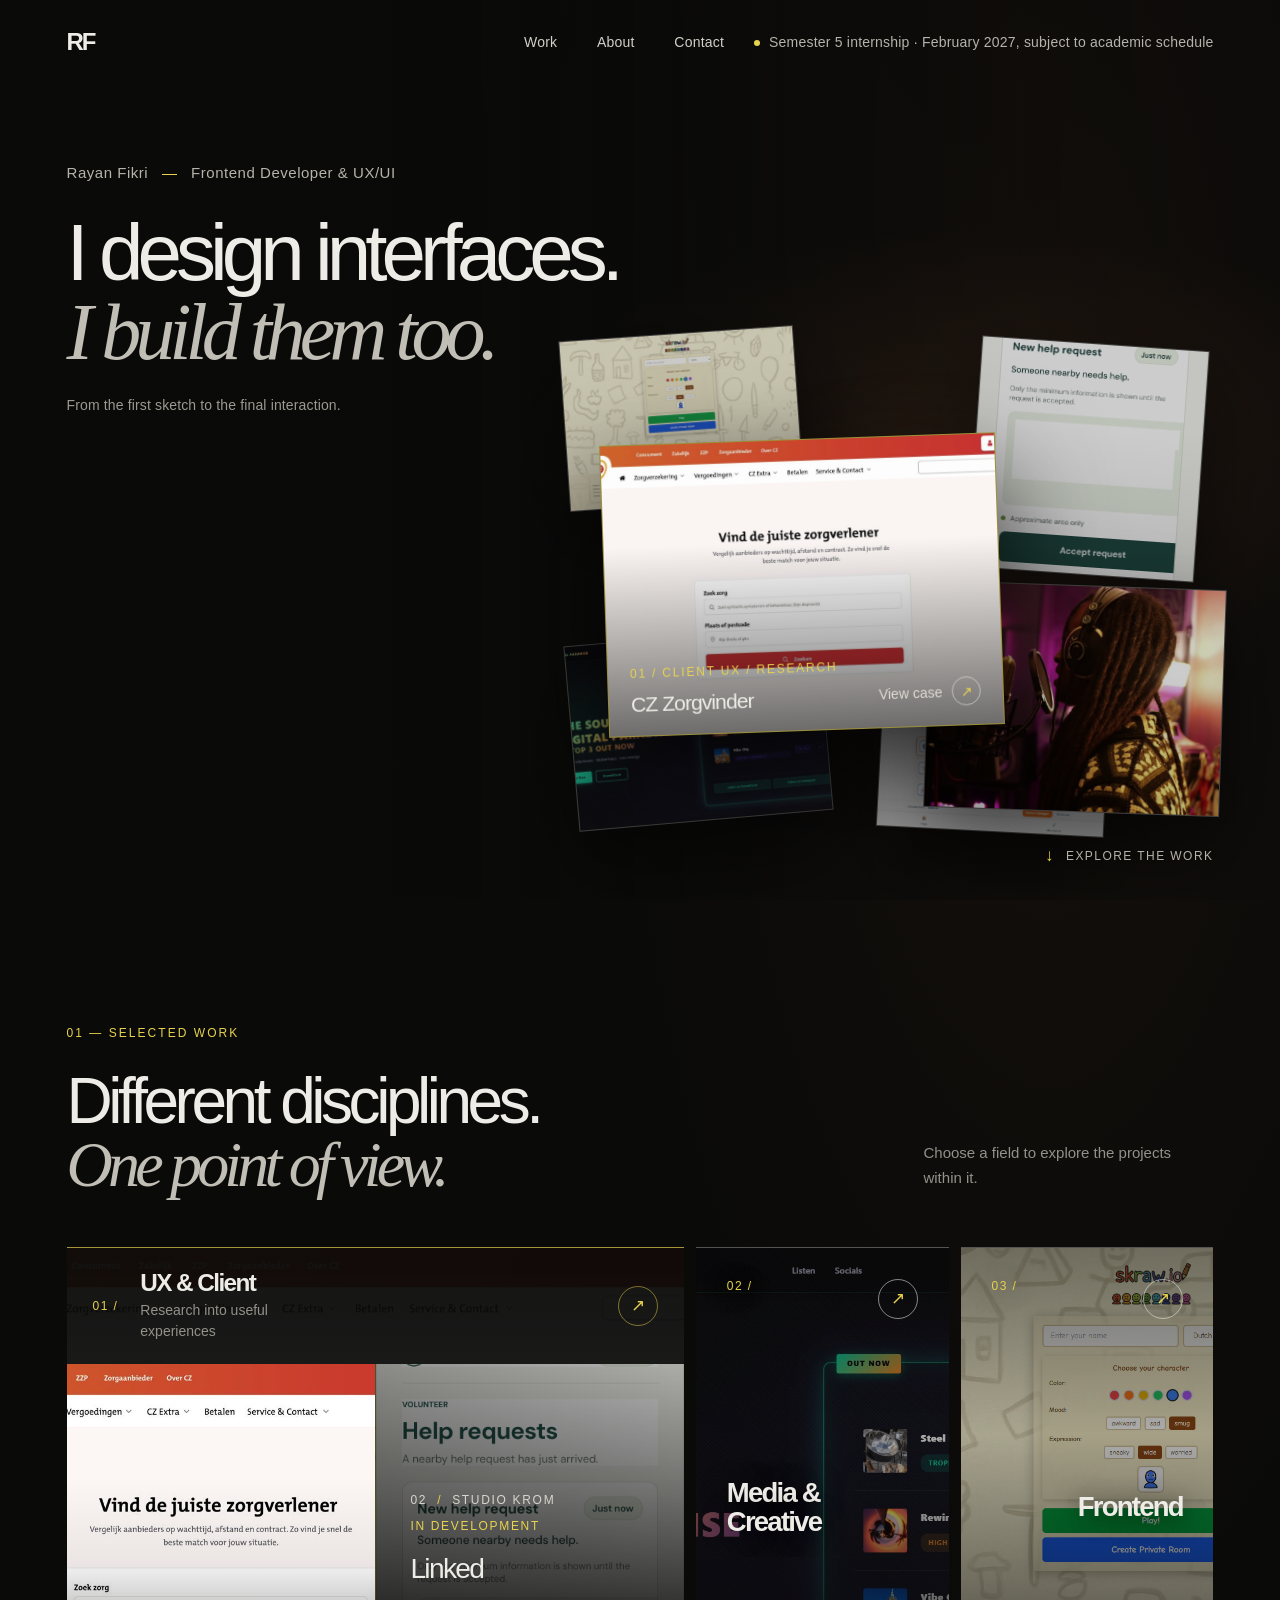
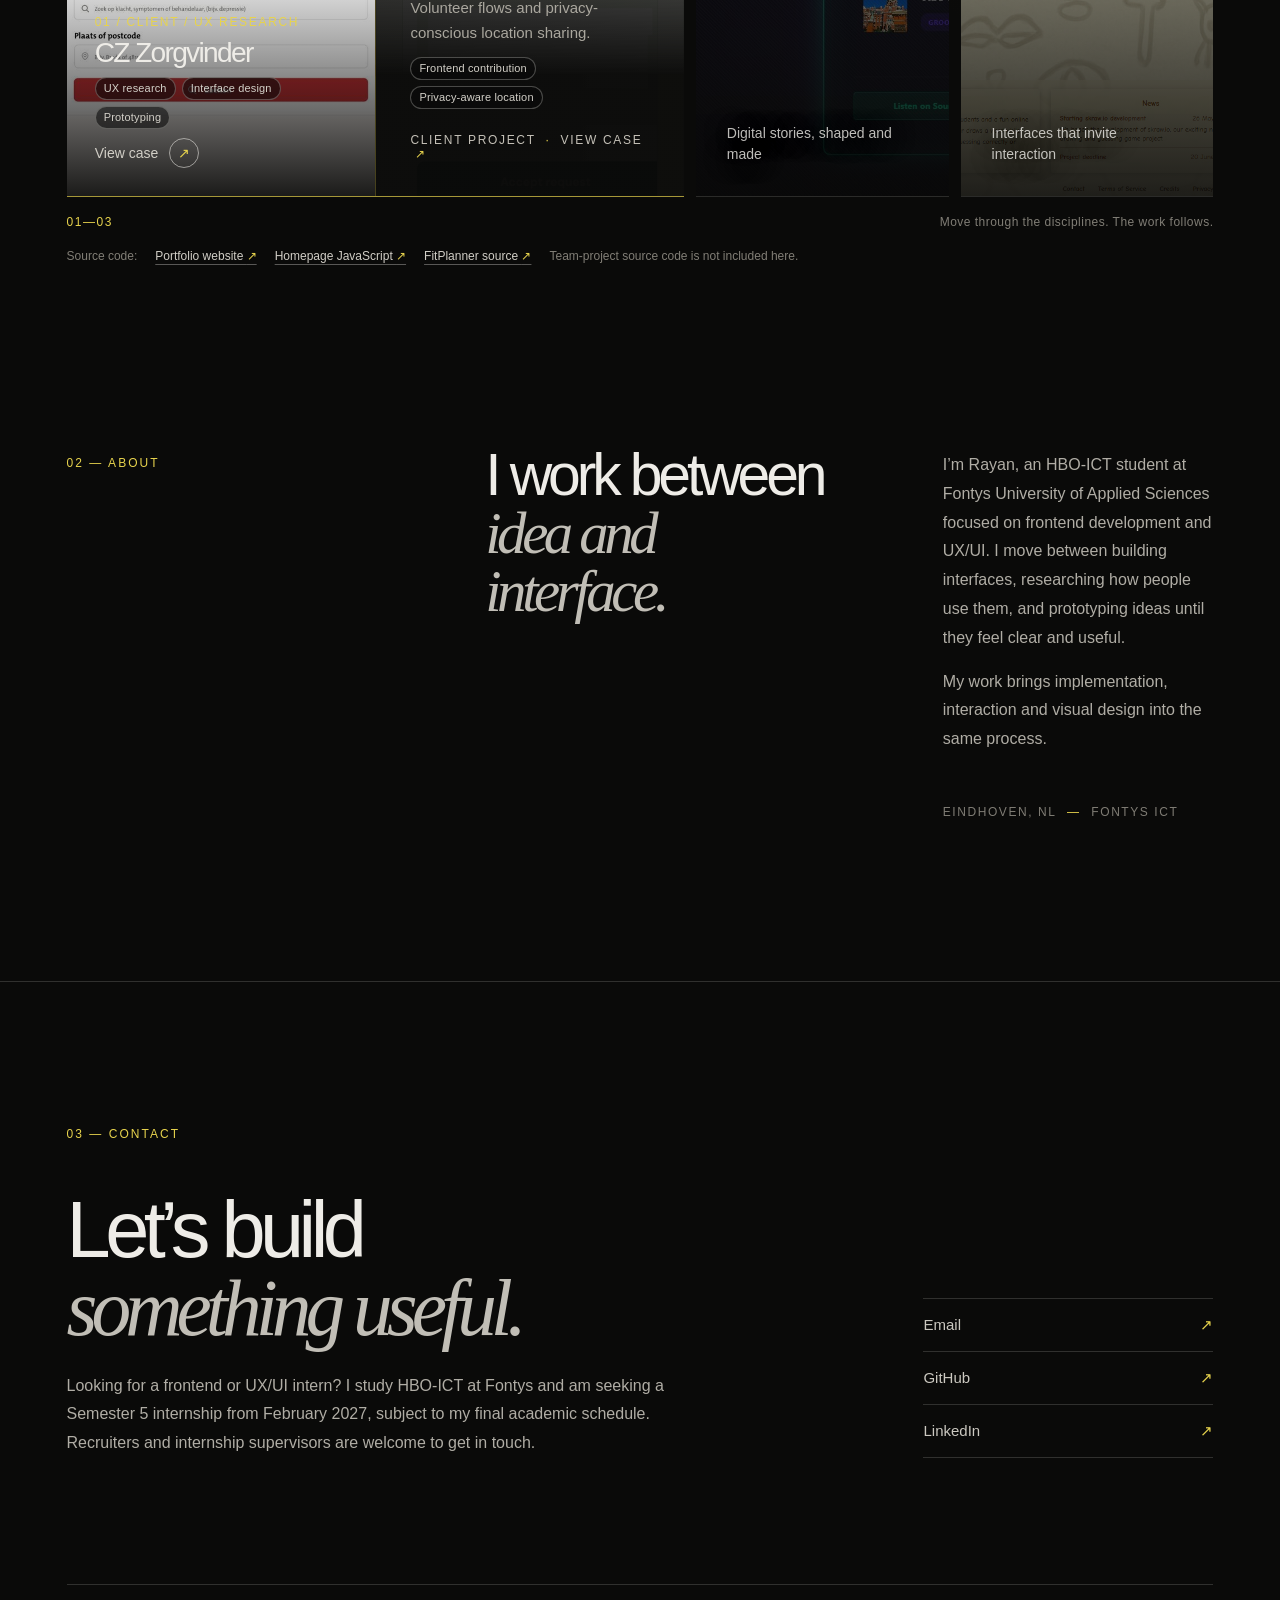
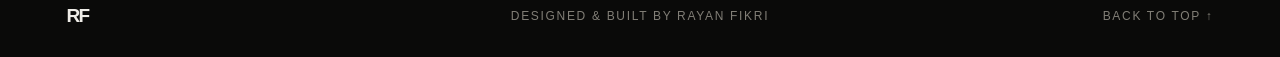
<file: index.html>
<!DOCTYPE html>
<html lang="en">
<head>
  <meta charset="UTF-8">
  <meta name="viewport" content="width=device-width, initial-scale=1.0">
  <meta name="theme-color" content="#0a0a09">
  <meta name="description" content="Rayan Fikri is an HBO-ICT student at Fontys focused on frontend development and UX/UI, seeking a Semester 5 internship from February 2027.">
  <title>Rayan Fikri | ICT Student &amp; Frontend Developer</title>
  <link rel="canonical" href="https://rayankib.github.io/personal-portfolio-website/">
  <link rel="icon" href="assets/favicon.svg" type="image/svg+xml">
  <link rel="icon" href="assets/favicon-32.png" type="image/png" sizes="32x32">
  <link rel="stylesheet" href="css/homepage-concept.css">
  <meta property="og:title" content="Rayan Fikri — Frontend Developer &amp; UX/UI">
  <meta property="og:description" content="I design interfaces. I build them too. Explore frontend, UX/UI and client projects by Rayan Fikri, HBO-ICT student at Fontys.">
  <meta property="og:type" content="website">
  <meta property="og:url" content="https://rayankib.github.io/personal-portfolio-website/">
  <meta property="og:image" content="https://rayankib.github.io/personal-portfolio-website/assets/social/portfolio-og.png">
  <meta property="og:image:width" content="1200">
  <meta property="og:image:height" content="630">
  <meta property="og:image:type" content="image/png">
  <meta property="og:image:alt" content="Rayan Fikri — I design interfaces. I build them too. Frontend Development and UX/UI.">
  <meta property="og:site_name" content="Rayan Fikri Portfolio">
  <meta name="twitter:card" content="summary_large_image">
  <meta name="twitter:title" content="Rayan Fikri — Frontend Developer &amp; UX/UI">
  <meta name="twitter:description" content="I design interfaces. I build them too. Explore frontend, UX/UI and client projects by Rayan Fikri, HBO-ICT student at Fontys.">
  <meta name="twitter:image" content="https://rayankib.github.io/personal-portfolio-website/assets/social/portfolio-og.png">
  <meta name="twitter:image:alt" content="Rayan Fikri — I design interfaces. I build them too. Frontend Development and UX/UI.">
</head>
<body>
  <main>
    <section class="opening" id="home" aria-labelledby="opening-heading">
      <header class="masthead">
        <a class="wordmark" href="#home" aria-label="Rayan Fikri, home">RF</a>
        <nav class="navigation" aria-label="Main navigation">
          <a href="#work">Work</a>
          <a href="#about">About</a>
          <a href="#contact">Contact</a>
        </nav>
        <p class="availability"><span aria-hidden="true"></span>Semester 5 internship · February 2027, subject to academic schedule</p>
      </header>

      <div class="opening-copy">
        <p class="identity">Rayan Fikri <span>—</span> Frontend Developer &amp; UX/UI</p>
        <h1 id="opening-heading">I design interfaces.<br><em>I build them too.</em></h1>
        <p class="opening-note">From the first sketch to the final interaction.</p>
      </div>

      <div class="project-stage" data-project-stage role="group" aria-label="Interactive project exhibition">
        <a class="stage-project stage-project--cz is-current" data-stage-project href="cz.html" aria-label="View project: CZ Zorgvinder">
          <img src="assets/projects/cz-zorgvinder/cz-home-preview.jpg" alt="CZ Zorgvinder healthcare search prototype" width="1400" height="776" fetchpriority="high">
          <span class="stage-project__info">
            <span class="stage-project__category">01 / CLIENT UX / RESEARCH</span>
            <span class="stage-project__name">CZ Zorgvinder</span>
            <span class="stage-project__action">View case <span aria-hidden="true">↗</span></span>
          </span>
        </a>
        <a class="stage-project stage-project--linked" data-stage-project href="linked.html" aria-label="View project: Linked, in development">
          <img src="assets/projects/linked/us5-us6-high-2-incoming-request.png" alt="Linked high-fidelity volunteer request interface from the Figma prototype" width="780" height="1690" loading="lazy" decoding="async">
          <span class="stage-project__info">
            <span class="stage-project__category">02 / STUDIO KROM / IN DEVELOPMENT</span>
            <span class="stage-project__name">Linked</span>
            <span class="stage-project__action">View case <span aria-hidden="true">↗</span></span>
          </span>
        </a>
        <a class="stage-project stage-project--paradise" data-stage-project href="digital-paradise.html" aria-label="View project: Digital Paradise, client assignment">
          <img src="assets/projects/digital-paradise/digital-paradise-site-preview.jpg" alt="Digital Paradise artist website" width="1440" height="900" loading="lazy" decoding="async">
          <span class="stage-project__info">
            <span class="stage-project__category">03 / CLIENT / WEB &amp; MEDIA</span>
            <span class="stage-project__name">Digital Paradise</span>
            <span class="stage-project__action">View case <span aria-hidden="true">↗</span></span>
          </span>
        </a>
        <a class="stage-project stage-project--ov09" data-stage-project href="ov09.html" aria-label="View project: OV09 Album Trailer, client assignment">
          <img src="assets/projects/ov09/ov09-poster.jpg" alt="OV09 Album Trailer poster" width="1280" height="720" loading="lazy" decoding="async">
          <span class="stage-project__info">
            <span class="stage-project__category">04 / CLIENT / FILM &amp; EDIT</span>
            <span class="stage-project__name">OV09 Album Trailer</span>
            <span class="stage-project__action">View case <span aria-hidden="true">↗</span></span>
          </span>
        </a>
        <a class="stage-project stage-project--fitplanner" data-stage-project href="https://rayankib.github.io/interactive-media-2025/" target="_blank" rel="noopener noreferrer" aria-label="View project: FitPlanner (opens in a new tab)">
          <img src="assets/projects/fitplanner/fitplanner-home.jpg" alt="FitPlanner sports activity planner" width="1280" height="800" loading="lazy" decoding="async">
          <span class="stage-project__info">
            <span class="stage-project__category">05 / INTERACTIVE FRONTEND</span>
            <span class="stage-project__name">FitPlanner</span>
            <span class="stage-project__action">View project <span aria-hidden="true">↗</span></span>
          </span>
        </a>
        <a class="stage-project stage-project--skraw" data-stage-project href="skraw.html" aria-label="View project: Skraw.io">
          <img src="assets/projects/skraw/skraw-home-preview.jpg" alt="Skraw.io game landing page" width="1897" height="979" loading="lazy" decoding="async">
          <span class="stage-project__info">
            <span class="stage-project__category">06 / COLLABORATIVE / CANVAS</span>
            <span class="stage-project__name">Skraw.io</span>
            <span class="stage-project__action">View case <span aria-hidden="true">↗</span></span>
          </span>
        </a>
      </div>

      <a class="scroll-cue" href="#work"><span aria-hidden="true">↓</span> Explore the work</a>
    </section>

    <section class="work-section" id="work" aria-labelledby="work-heading" data-reveal>
      <div class="section-heading">
        <p class="eyebrow">01 — SELECTED WORK</p>
        <h2 id="work-heading">Different disciplines.<br><em>One point of view.</em></h2>
        <p class="section-heading__note">Choose a field to explore the projects within it.</p>
      </div>

      <div class="discipline-accordion" data-discipline-accordion data-active="ux" role="group" aria-label="Project disciplines">
        <article class="discipline is-selected" data-discipline="ux">
          <button class="discipline__trigger" type="button" aria-expanded="true" aria-controls="discipline-ux">
            <span class="discipline__number">01 /</span>
            <span class="discipline__title">UX &amp; Client</span>
            <span class="discipline__caption">Research into useful experiences</span>
            <span class="discipline__arrow" aria-hidden="true">↗</span>
          </button>
          <div class="discipline__content" id="discipline-ux" aria-labelledby="heading-ux">
            <h3 id="heading-ux" class="visually-hidden">UX and client projects</h3>
            <div class="discipline__projects">
              <a class="work-project" href="cz.html">
                <img src="assets/projects/cz-zorgvinder/cz-home-preview.jpg" alt="CZ Zorgvinder healthcare search prototype" width="1400" height="776" loading="lazy" decoding="async">
                <span class="work-project__meta">
                  <span>01 / CLIENT / UX RESEARCH</span>
                  <span class="work-project__title">CZ Zorgvinder</span>
                  <span class="work-project__tags" aria-label="Project focus">
                    <span class="work-project__tag">UX research</span>
                    <span class="work-project__tag">Interface design</span>
                    <span class="work-project__tag">Prototyping</span>
                  </span>
                  <span class="work-project__view">View case <b aria-hidden="true">↗</b></span>
                </span>
              </a>
              <a class="linked-preview" href="linked.html" aria-label="View Linked, an in-development Studio Krom client project">
                <img class="linked-preview__image" src="assets/projects/linked/us5-us6-high-2-incoming-request.png" alt="Linked high-fidelity Figma prototype showing a new volunteer help request" width="780" height="1690" loading="lazy" decoding="async">
                <span class="linked-preview__shade" aria-hidden="true"></span>
                <span class="linked-preview__content">
                  <span class="linked-preview__eyebrow">02 <span>/</span> STUDIO KROM</span>
                  <span class="linked-preview__status">IN DEVELOPMENT</span>
                  <span class="linked-preview__title">Linked</span>
                  <span class="linked-preview__description">Volunteer flows and privacy-conscious location sharing.</span>
                  <span class="linked-preview__tags" aria-label="My contribution">
                    <span class="linked-preview__tag">Frontend contribution</span>
                    <span class="linked-preview__tag">Privacy-aware location</span>
                  </span>
                  <span class="linked-preview__footer">CLIENT PROJECT <span>·</span> VIEW CASE <span aria-hidden="true">↗</span></span>
                </span>
              </a>
            </div>
          </div>
        </article>

        <article class="discipline" data-discipline="media">
          <button class="discipline__trigger" type="button" aria-expanded="false" aria-controls="discipline-media">
            <span class="discipline__number">02 /</span>
            <span class="discipline__title">Media &amp; Creative</span>
            <span class="discipline__caption">Digital stories, shaped and made</span>
            <span class="discipline__arrow" aria-hidden="true">↗</span>
          </button>
          <div class="discipline__content" id="discipline-media" aria-labelledby="heading-media" aria-hidden="true" inert>
            <h3 id="heading-media" class="visually-hidden">Media and creative projects</h3>
            <div class="discipline__projects">
              <a class="work-project" href="digital-paradise.html">
                <img src="assets/projects/digital-paradise/digital-paradise-site-preview.jpg" alt="Digital Paradise artist website" width="1440" height="900" loading="lazy" decoding="async">
                <span class="work-project__meta"><span>03 / CLIENT / WEB &amp; MEDIA</span><span class="work-project__title">Digital Paradise</span><span class="work-project__view">View case <b aria-hidden="true">↗</b></span></span>
              </a>
              <a class="work-project work-project--ov09" href="ov09.html">
                <img src="assets/projects/ov09/ov09-poster.jpg" alt="OV09 Album Trailer poster" width="1280" height="720" loading="lazy" decoding="async">
                <span class="work-project__meta"><span>04 / CLIENT / FILM &amp; EDIT</span><span class="work-project__title">OV09 Album Trailer</span><span class="work-project__view">View case <b aria-hidden="true">↗</b></span></span>
              </a>
            </div>
          </div>
        </article>

        <article class="discipline" data-discipline="frontend">
          <button class="discipline__trigger" type="button" aria-expanded="false" aria-controls="discipline-frontend">
            <span class="discipline__number">03 /</span>
            <span class="discipline__title">Frontend</span>
            <span class="discipline__caption">Interfaces that invite interaction</span>
            <span class="discipline__arrow" aria-hidden="true">↗</span>
          </button>
          <div class="discipline__content" id="discipline-frontend" aria-labelledby="heading-frontend" aria-hidden="true" inert>
            <h3 id="heading-frontend" class="visually-hidden">Frontend projects</h3>
            <div class="discipline__projects">
              <a class="work-project" href="https://rayankib.github.io/interactive-media-2025/" target="_blank" rel="noopener noreferrer">
                <img src="assets/projects/fitplanner/fitplanner-home.jpg" alt="FitPlanner sports activity planner" width="1280" height="800" loading="lazy" decoding="async">
                <span class="work-project__meta">
                  <span>05 / SUPPORTING FRONTEND PROJECT</span>
                  <span class="work-project__title">FitPlanner</span>
                  <span class="work-project__tags" aria-label="Technologies">
                    <span class="work-project__tag">HTML</span>
                    <span class="work-project__tag">CSS</span>
                    <span class="work-project__tag">JavaScript</span>
                  </span>
                  <span class="work-project__view">Live project <b aria-hidden="true">↗</b></span>
                </span>
              </a>
              <a class="work-project" href="skraw.html">
                <img src="assets/projects/skraw/skraw-home-preview.jpg" alt="Skraw.io game landing page" width="1897" height="979" loading="lazy" decoding="async">
                <span class="work-project__meta">
                  <span>06 / COLLABORATIVE / CANVAS</span>
                  <span class="work-project__title">Skraw.io</span>
                  <span class="work-project__tags" aria-label="My contribution and technologies">
                    <span class="work-project__tag">My early work</span>
                    <span class="work-project__tag">Vue</span>
                    <span class="work-project__tag">Canvas API</span>
                  </span>
                  <span class="work-project__view">View case <b aria-hidden="true">↗</b></span>
                </span>
              </a>
            </div>
          </div>
        </article>
      </div>
      <p class="work-footnote"><span>01—03</span> Move through the disciplines. The work follows.</p>
      <p class="work-source-links">
        <span>Source code:</span>
        <a href="https://github.com/Rayankib/personal-portfolio-website" target="_blank" rel="noopener noreferrer">Portfolio website <span aria-hidden="true">↗</span></a>
        <a href="https://github.com/Rayankib/personal-portfolio-website/blob/main/js/homepage-concept.js" target="_blank" rel="noopener noreferrer">Homepage JavaScript <span aria-hidden="true">↗</span></a>
        <a href="https://github.com/Rayankib/interactive-media-2025" target="_blank" rel="noopener noreferrer">FitPlanner source <span aria-hidden="true">↗</span></a>
        <span>Team-project source code is not included here.</span>
      </p>
    </section>

    <section class="about-section" id="about" aria-labelledby="about-heading" data-reveal>
      <p class="eyebrow">02 — ABOUT</p>
      <div class="about-content">
        <h2 id="about-heading">I work between<br><em>idea and interface.</em></h2>
        <div>
          <p>I’m Rayan, an HBO-ICT student at Fontys University of Applied Sciences focused on frontend development and UX/UI. I move between building interfaces, researching how people use them, and prototyping ideas until they feel clear and useful.</p>
          <p>My work brings implementation, interaction and visual design into the same process.</p>
        </div>
        <p class="about-index">EINDHOVEN, NL <span>—</span> FONTYS ICT</p>
      </div>
    </section>

    <footer class="contact-section" id="contact" aria-labelledby="contact-heading" data-reveal>
      <p class="eyebrow">03 — CONTACT</p>
      <div class="contact-content">
        <div class="contact-intro">
          <h2 id="contact-heading">Let’s build<br><em>something useful.</em></h2>
          <p>Looking for a frontend or UX/UI intern? I study HBO-ICT at Fontys and am seeking a Semester 5 internship from February 2027, subject to my final academic schedule. Recruiters and internship supervisors are welcome to get in touch.</p>
        </div>
        <div class="contact-links">
          <a href="mailto:r.fikri@student.fontys.nl" aria-label="Email Rayan Fikri at r.fikri@student.fontys.nl">Email <span aria-hidden="true">↗</span></a>
          <a href="https://github.com/Rayankib" target="_blank" rel="noopener noreferrer" aria-label="Visit Rayan Fikri on GitHub (opens in a new tab)">GitHub <span aria-hidden="true">↗</span></a>
          <a href="https://www.linkedin.com/in/rayan-fikri-6a5489331/" target="_blank" rel="noopener noreferrer" aria-label="Visit Rayan Fikri on LinkedIn (opens in a new tab)">LinkedIn <span aria-hidden="true">↗</span></a>
        </div>
      </div>
      <div class="footer-line"><a class="wordmark" href="#home" aria-label="Back to top">RF</a><p>DESIGNED &amp; BUILT BY RAYAN FIKRI</p><a href="#home">BACK TO TOP ↑</a></div>
    </footer>
  </main>
  <script src="js/homepage-concept.js"></script>
</body>
</html>
</file>
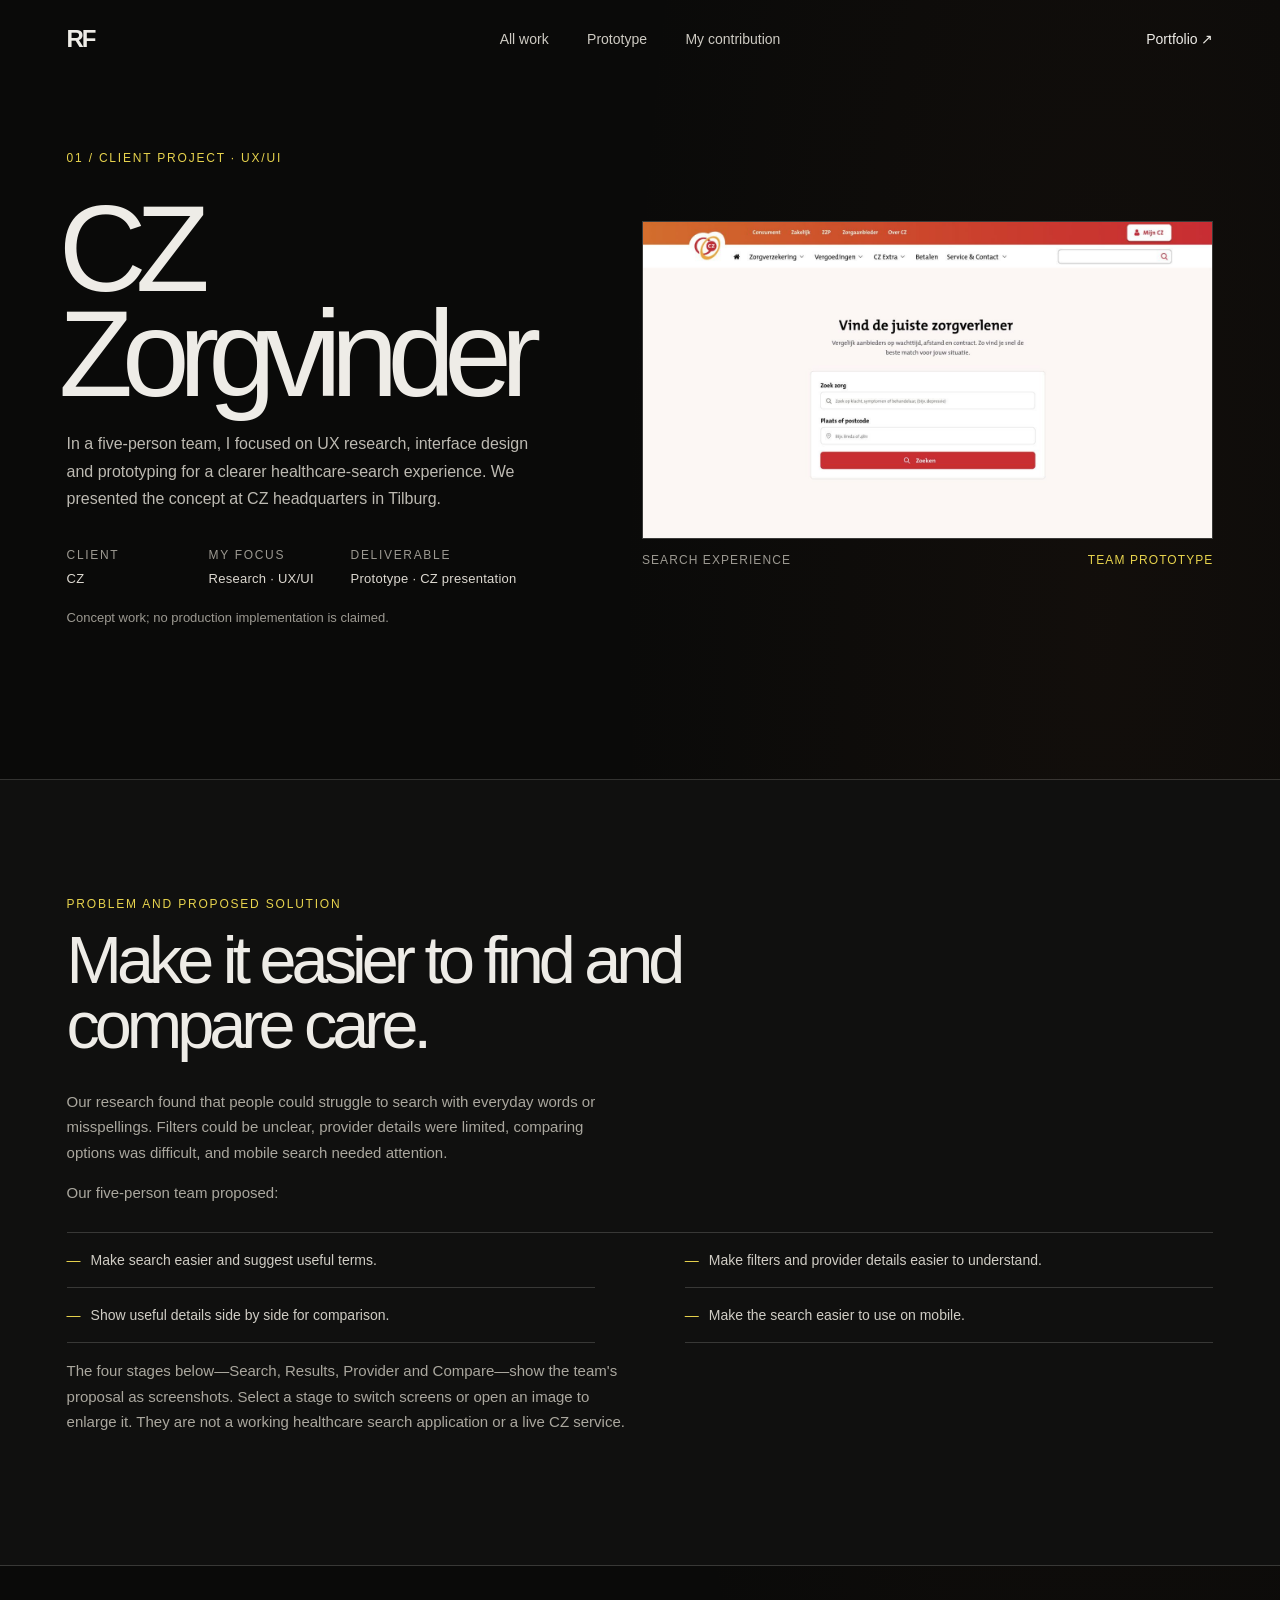
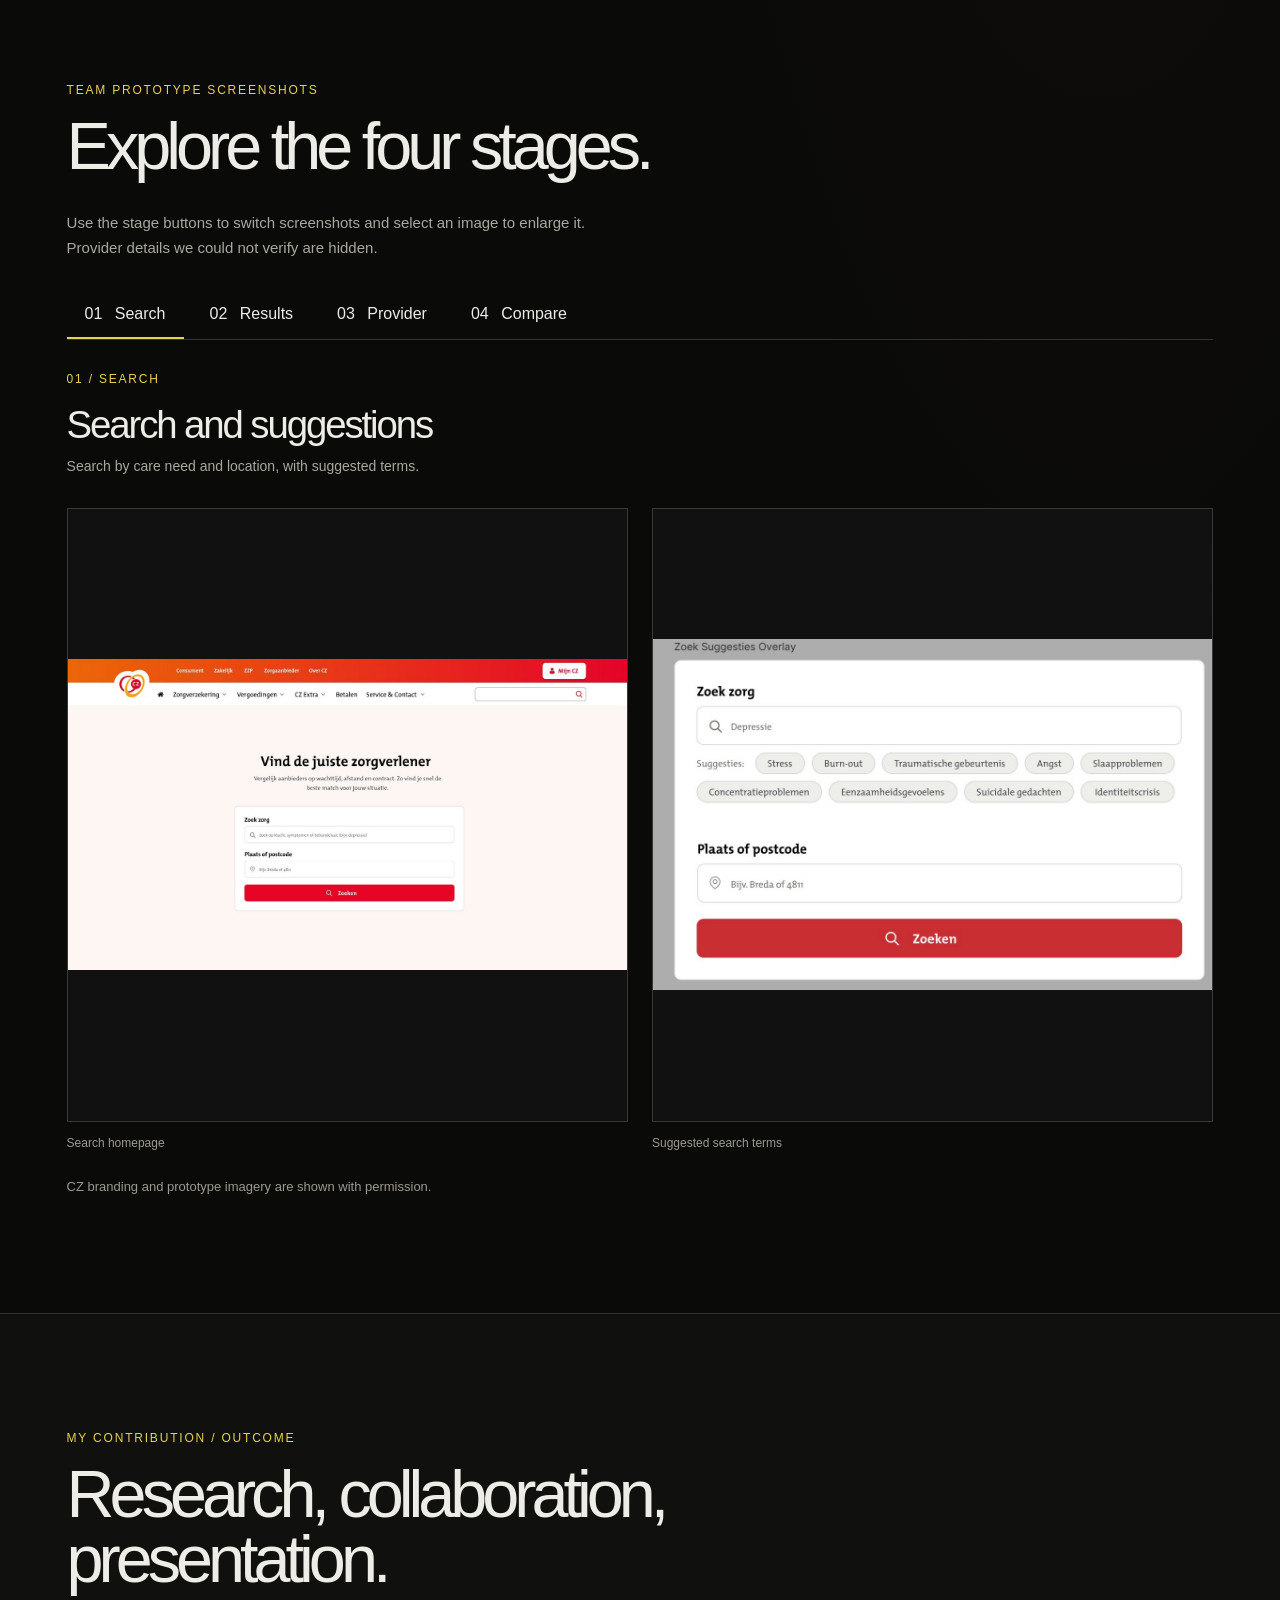
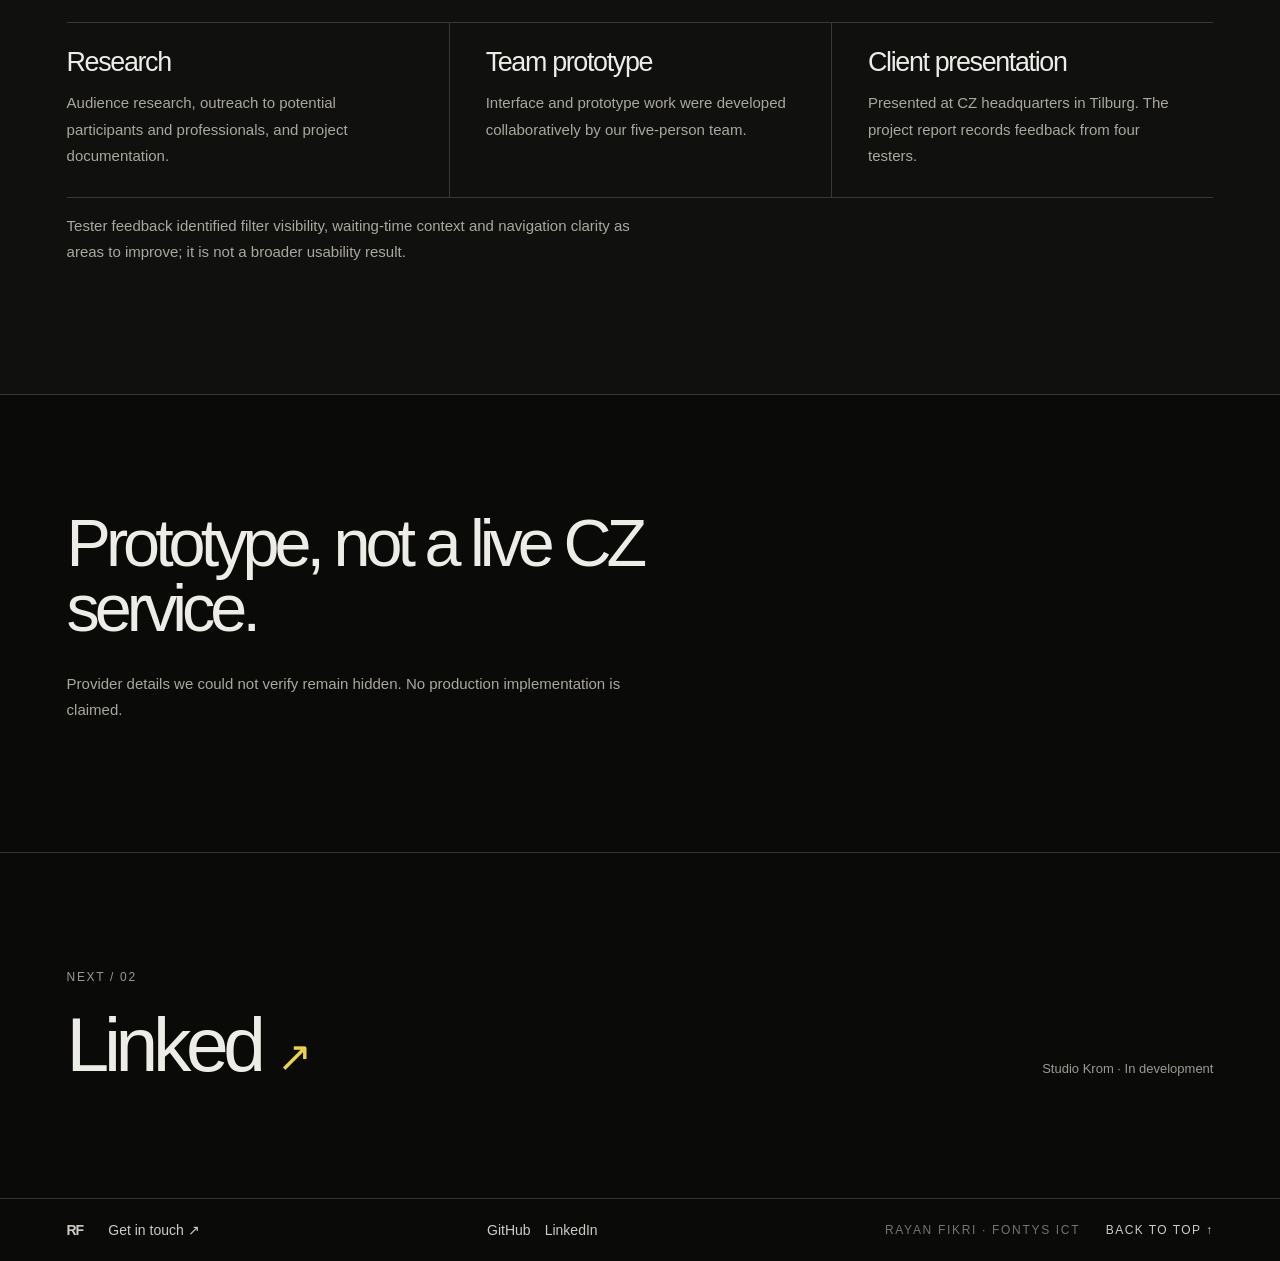
<file: cz.html>
<!DOCTYPE html>
<html lang="en">
<head>
  <meta charset="UTF-8">
  <meta name="viewport" content="width=device-width, initial-scale=1.0">
  <title>CZ Zorgvinder | Client UX/UI Project | Rayan Fikri</title>
  <meta name="description" content="A UX/UI project developed with CZ as our client, exploring improvements to healthcare search, filtering and provider comparison.">
  <link rel="canonical" href="https://rayankib.github.io/personal-portfolio-website/cz.html">
  <link rel="icon" href="assets/favicon.svg" type="image/svg+xml">
  <link rel="icon" href="assets/favicon-32.png" type="image/png" sizes="32x32">
  <link rel="stylesheet" href="css/case-study.css">
  <meta property="og:title" content="CZ Zorgvinder | Rayan Fikri">
  <meta property="og:description" content="A five-person UX/UI client project with CZ. My focus: research, interface design and prototyping, presented at CZ headquarters in Tilburg.">
  <meta property="og:type" content="article">
  <meta property="og:url" content="https://rayankib.github.io/personal-portfolio-website/cz.html">
  <meta property="og:image" content="https://rayankib.github.io/personal-portfolio-website/assets/social/portfolio-og.png">
  <meta property="og:image:width" content="1200">
  <meta property="og:image:height" content="630">
  <meta property="og:image:type" content="image/png">
  <meta property="og:image:alt" content="Rayan Fikri — I design interfaces. I build them too. Frontend Development and UX/UI.">
  <meta property="og:site_name" content="Rayan Fikri Portfolio">
  <meta name="twitter:card" content="summary_large_image">
  <meta name="twitter:title" content="CZ Zorgvinder | Rayan Fikri">
  <meta name="twitter:description" content="A five-person UX/UI client project with CZ. My focus: research, interface design and prototyping, presented at CZ headquarters in Tilburg.">
  <meta name="twitter:image" content="https://rayankib.github.io/personal-portfolio-website/assets/social/portfolio-og.png">
  <meta name="twitter:image:alt" content="Rayan Fikri — I design interfaces. I build them too. Frontend Development and UX/UI.">
</head>
<body class="case-page">
  <header class="case-masthead">
    <a class="case-wordmark" href="index.html" aria-label="Rayan Fikri portfolio">RF</a>
    <nav class="case-navigation" aria-label="CZ case navigation">
      <a href="index.html#work">All work</a>
      <a href="#prototype-explorer">Prototype</a>
      <a href="#cz-contribution">My contribution</a>
    </nav>
    <a class="case-back" href="index.html#work">Portfolio <span aria-hidden="true">↗</span></a>
  </header>
  <main class="project-page cz-page">
    <section class="project-hero cz-hero" id="project">
      <div>
        <p class="section-label">01 / Client project · UX/UI</p>
        <h1>CZ Zorgvinder</h1>
        <p>In a five-person team, I focused on UX research, interface design and prototyping for a clearer healthcare-search experience. We presented the concept at CZ headquarters in Tilburg.</p>
        <dl class="project-meta">
          <div><dt>CLIENT</dt><dd>CZ</dd></div>
          <div><dt>MY FOCUS</dt><dd>Research · UX/UI</dd></div>
          <div><dt>DELIVERABLE</dt><dd>Prototype · CZ presentation</dd></div>
        </dl>
        <p class="cz-disclaimer">Concept work; no production implementation is claimed.</p>
      </div>
      <figure class="cz-hero-media">
        <img src="assets/projects/cz-zorgvinder/cz-home-preview.jpg" alt="CZ Zorgvinder prototype homepage with care and location search fields" width="1400" height="776" fetchpriority="high">
        <figcaption class="case-caption"><span>SEARCH EXPERIENCE</span><span>TEAM PROTOTYPE</span></figcaption>
      </figure>
    </section>

    <section class="cz-section" aria-labelledby="cz-problem-title">
      <p class="section-label">Problem and proposed solution</p>
      <h2 id="cz-problem-title">Make it easier to find and compare care.</h2>
      <p class="cz-section-intro">Our research found that people could struggle to search with everyday words or misspellings. Filters could be unclear, provider details were limited, comparing options was difficult, and mobile search needed attention.</p>
      <p class="cz-section-intro">Our five-person team proposed:</p>
      <ul class="cz-problem-list">
        <li>Make search easier and suggest useful terms.</li>
        <li>Make filters and provider details easier to understand.</li>
        <li>Show useful details side by side for comparison.</li>
        <li>Make the search easier to use on mobile.</li>
      </ul>
      <p class="cz-section-intro">The four stages below—Search, Results, Provider and Compare—show the team's proposal as screenshots. Select a stage to switch screens or open an image to enlarge it. They are not a working healthcare search application or a live CZ service.</p>
    </section>

    <section class="cz-section prototype-explorer" id="prototype-explorer" data-prototype-explorer aria-labelledby="explorer-title">
      <p class="section-label">Team prototype screenshots</p>
      <h2 id="explorer-title">Explore the four stages.</h2>
      <p class="cz-section-intro">Use the stage buttons to switch screenshots and select an image to enlarge it. Provider details we could not verify are hidden.</p>

      <div class="prototype-tablist" role="tablist" aria-label="Prototype stages">
        <button id="prototype-tab-search" class="prototype-tab is-active" type="button" role="tab" aria-selected="true" aria-controls="prototype-panel-search" tabindex="0">01 <span>Search</span></button>
        <button id="prototype-tab-results" class="prototype-tab" type="button" role="tab" aria-selected="false" aria-controls="prototype-panel-results" tabindex="-1">02 <span>Results</span></button>
        <button id="prototype-tab-provider" class="prototype-tab" type="button" role="tab" aria-selected="false" aria-controls="prototype-panel-provider" tabindex="-1">03 <span>Provider</span></button>
        <button id="prototype-tab-compare" class="prototype-tab" type="button" role="tab" aria-selected="false" aria-controls="prototype-panel-compare" tabindex="-1">04 <span>Compare</span></button>
      </div>

      <section id="prototype-panel-search" class="prototype-panel" role="tabpanel" aria-labelledby="prototype-tab-search" tabindex="0">
        <div class="prototype-panel-heading">
          <p class="section-label">01 / Search</p>
          <h3>Search and suggestions</h3>
          <p>Search by care need and location, with suggested terms.</p>
        </div>
        <div class="prototype-image-grid">
          <figure class="prototype-figure">
            <button class="prototype-image-button" type="button" data-enlarge aria-label="Enlarge the CZ Zorgvinder search homepage screenshot">
              <img src="assets/projects/cz-zorgvinder/cz-search-preview.jpg" alt="CZ client-project search prototype with a care search field and location field" width="1400" height="779" loading="lazy" decoding="async">
            </button>
            <figcaption>Search homepage</figcaption>
          </figure>
          <figure class="prototype-figure">
            <button class="prototype-image-button" type="button" data-enlarge aria-label="Enlarge the CZ Zorgvinder search suggestions screenshot">
              <img src="assets/projects/cz-zorgvinder/cz-search-suggestions-preview.jpg" alt="CZ client-project prototype showing suggestions below a healthcare search field" width="1190" height="748" loading="lazy" decoding="async">
            </button>
            <figcaption>Suggested search terms</figcaption>
          </figure>
        </div>
        <p class="prototype-media-note">CZ branding and prototype imagery are shown with permission.</p>
      </section>

      <section id="prototype-panel-results" class="prototype-panel" role="tabpanel" aria-labelledby="prototype-tab-results" tabindex="0" hidden>
        <div class="prototype-panel-heading">
          <p class="section-label">02 / Results</p>
          <h3>Results and filters</h3>
          <p>Explore filters for contract, distance, waiting time, specialisation and digital options. Some sample provider details are hidden.</p>
        </div>
        <figure class="prototype-figure">
          <button class="prototype-image-button" type="button" data-enlarge aria-label="Enlarge the CZ Zorgvinder results screenshot with some details hidden">
            <img src="assets/projects/cz-zorgvinder/cz-results-redacted.jpg" alt="Client-project results prototype with filter controls visible and some provider details hidden" width="1400" height="1121" loading="lazy" decoding="async">
          </button>
          <figcaption>Results concept · some details hidden</figcaption>
        </figure>
      </section>

      <section id="prototype-panel-provider" class="prototype-panel" role="tabpanel" aria-labelledby="prototype-tab-provider" tabindex="0" hidden>
        <div class="prototype-panel-heading">
          <p class="section-label">03 / Provider</p>
          <h3>Provider details</h3>
          <p>A detail view brings together care, language and service information. Names and provider details we could not verify are hidden.</p>
        </div>
        <figure class="prototype-figure">
          <button class="prototype-image-button" type="button" data-enlarge aria-label="Enlarge the CZ Zorgvinder provider screenshot with some details hidden">
            <img src="assets/projects/cz-zorgvinder/cz-provider-redacted.jpg" alt="Client-project provider detail prototype with names and unverified details hidden" width="1400" height="1197" loading="lazy" decoding="async">
          </button>
          <figcaption>Provider detail concept · names and unverified details hidden</figcaption>
        </figure>
      </section>

      <section id="prototype-panel-compare" class="prototype-panel" role="tabpanel" aria-labelledby="prototype-tab-compare" tabindex="0" hidden>
        <div class="prototype-panel-heading">
          <p class="section-label">04 / Compare</p>
          <h3>Compare providers</h3>
          <p>Compare care, distance, waiting time and service details side by side. Some provider values are hidden.</p>
        </div>
        <figure class="prototype-figure">
          <button class="prototype-image-button" type="button" data-enlarge aria-label="Enlarge the CZ Zorgvinder comparison screenshot with some details hidden">
            <img src="assets/projects/cz-zorgvinder/cz-compare-redacted.jpg" alt="Client-project provider comparison table with row labels visible and some provider values hidden" width="1400" height="854" loading="lazy" decoding="async">
          </button>
          <figcaption>Comparison concept · some provider details hidden</figcaption>
        </figure>
      </section>
    </section>

    <section class="cz-section" id="cz-contribution" aria-labelledby="cz-contribution-title">
      <p class="section-label">My contribution / outcome</p>
      <h2 id="cz-contribution-title">Research, collaboration, presentation.</h2>
      <div class="case-grid-copy">
        <article>
          <h3>Research</h3>
          <p>Audience research, outreach to potential participants and professionals, and project documentation.</p>
        </article>
        <article>
          <h3>Team prototype</h3>
          <p>Interface and prototype work were developed collaboratively by our five-person team.</p>
        </article>
        <article>
          <h3>Client presentation</h3>
          <p>Presented at CZ headquarters in Tilburg. The project report records feedback from four testers.</p>
        </article>
      </div>
      <p class="cz-feedback-note">Tester feedback identified filter visibility, waiting-time context and navigation clarity as areas to improve; it is not a broader usability result.</p>
    </section>

    <section class="cz-publication-note" aria-label="Project publication context">
      <h2>Prototype, not a live CZ service.</h2>
      <p>Provider details we could not verify remain hidden. No production implementation is claimed.</p>
    </section>

    <nav class="case-next" aria-label="Next project">
      <p class="case-next__label">NEXT / 02</p>
      <a href="linked.html">Linked <span aria-hidden="true">↗</span></a>
      <p class="case-next__detail">Studio Krom · In development</p>
    </nav>
    <dialog class="prototype-dialog" aria-label="Enlarged prototype screenshot">
      <form method="dialog">
        <button class="prototype-dialog-close" type="submit" aria-label="Close enlarged screenshot">Close <span aria-hidden="true">×</span></button>
      </form>
      <img class="prototype-dialog-image" alt="">
    </dialog>
  </main>

  <script src="js/main.js"></script>
  <footer class="case-footer">
    <a class="case-wordmark" href="index.html" aria-label="Back to portfolio">RF</a>
    <a href="mailto:r.fikri@student.fontys.nl">Get in touch <span aria-hidden="true">↗</span></a>
    <nav class="case-footer-social" aria-label="Social profiles">
      <a href="https://github.com/Rayankib" target="_blank" rel="noopener noreferrer">GitHub</a>
      <a href="https://www.linkedin.com/in/rayan-fikri-6a5489331/" target="_blank" rel="noopener noreferrer">LinkedIn</a>
    </nav>
    <p>RAYAN FIKRI · FONTYS ICT</p>
    <a href="#project">BACK TO TOP ↑</a>
  </footer>
</body>
</html>
</file>
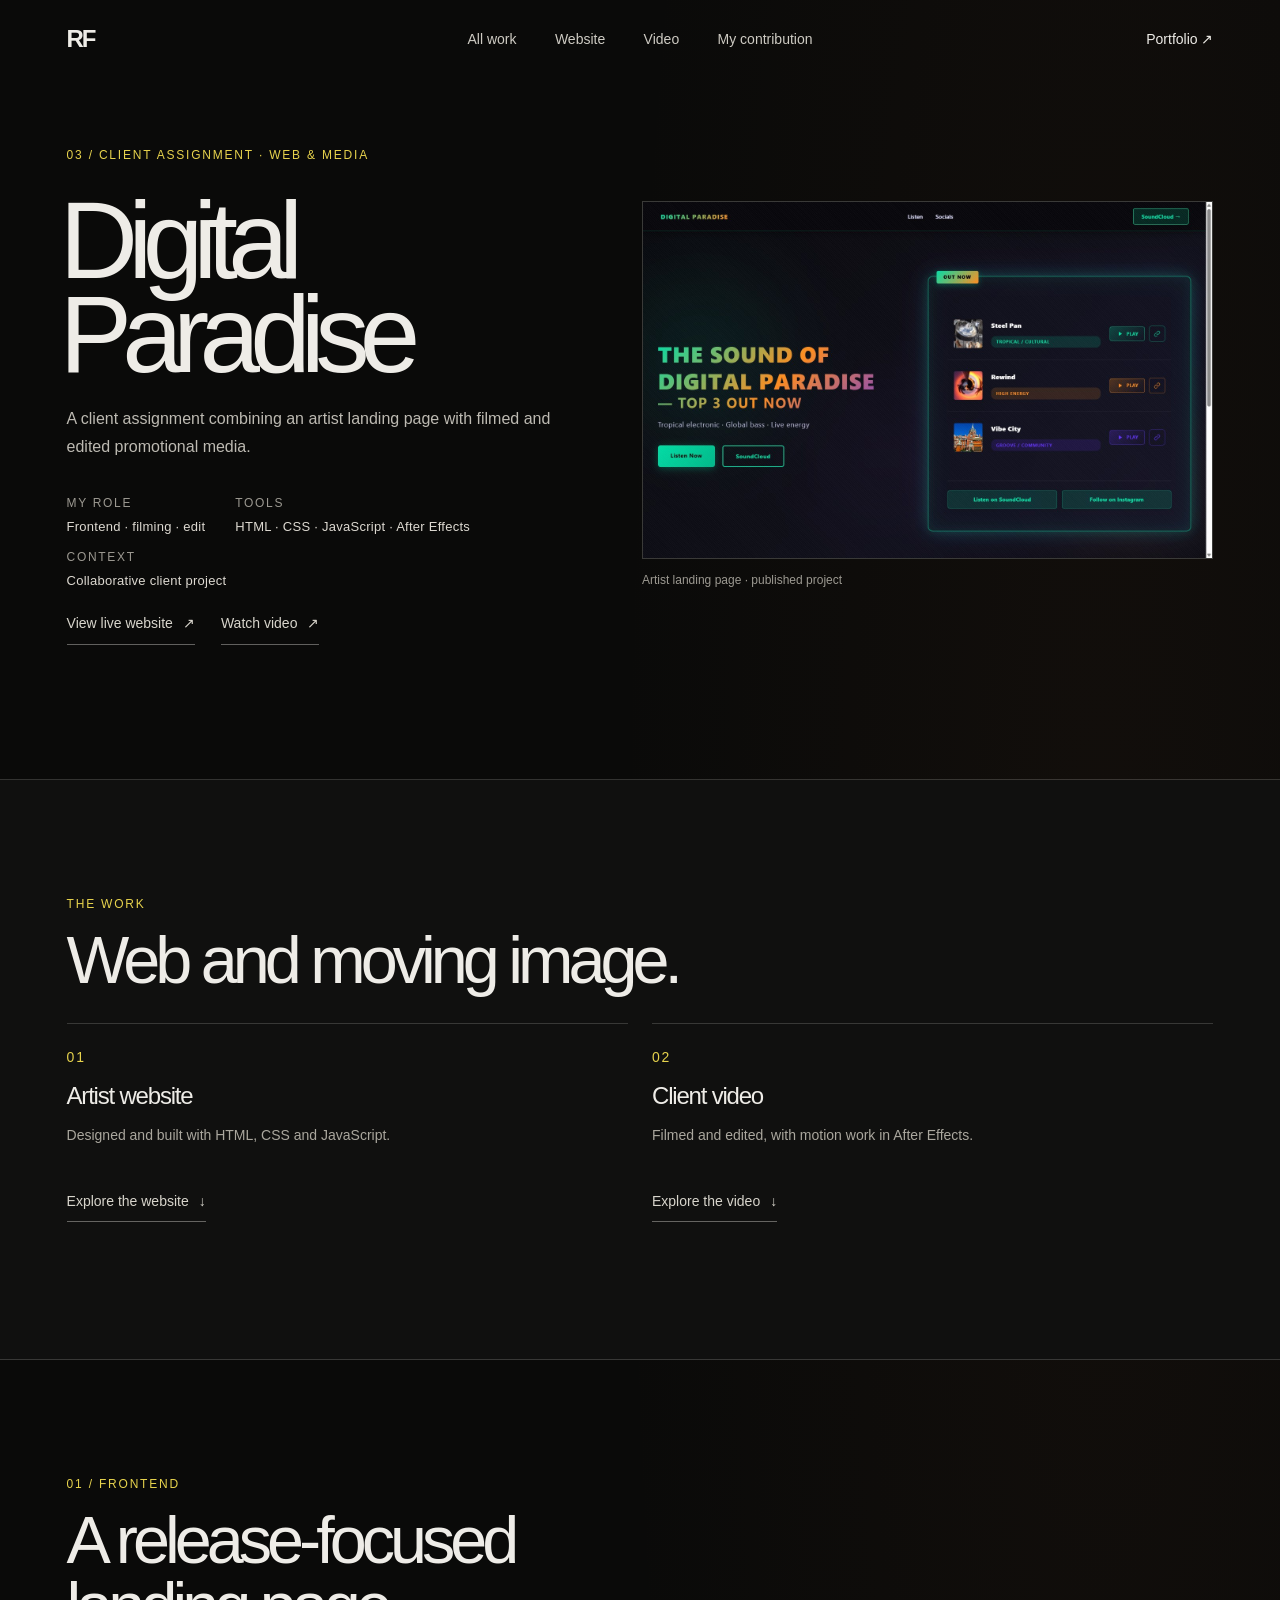
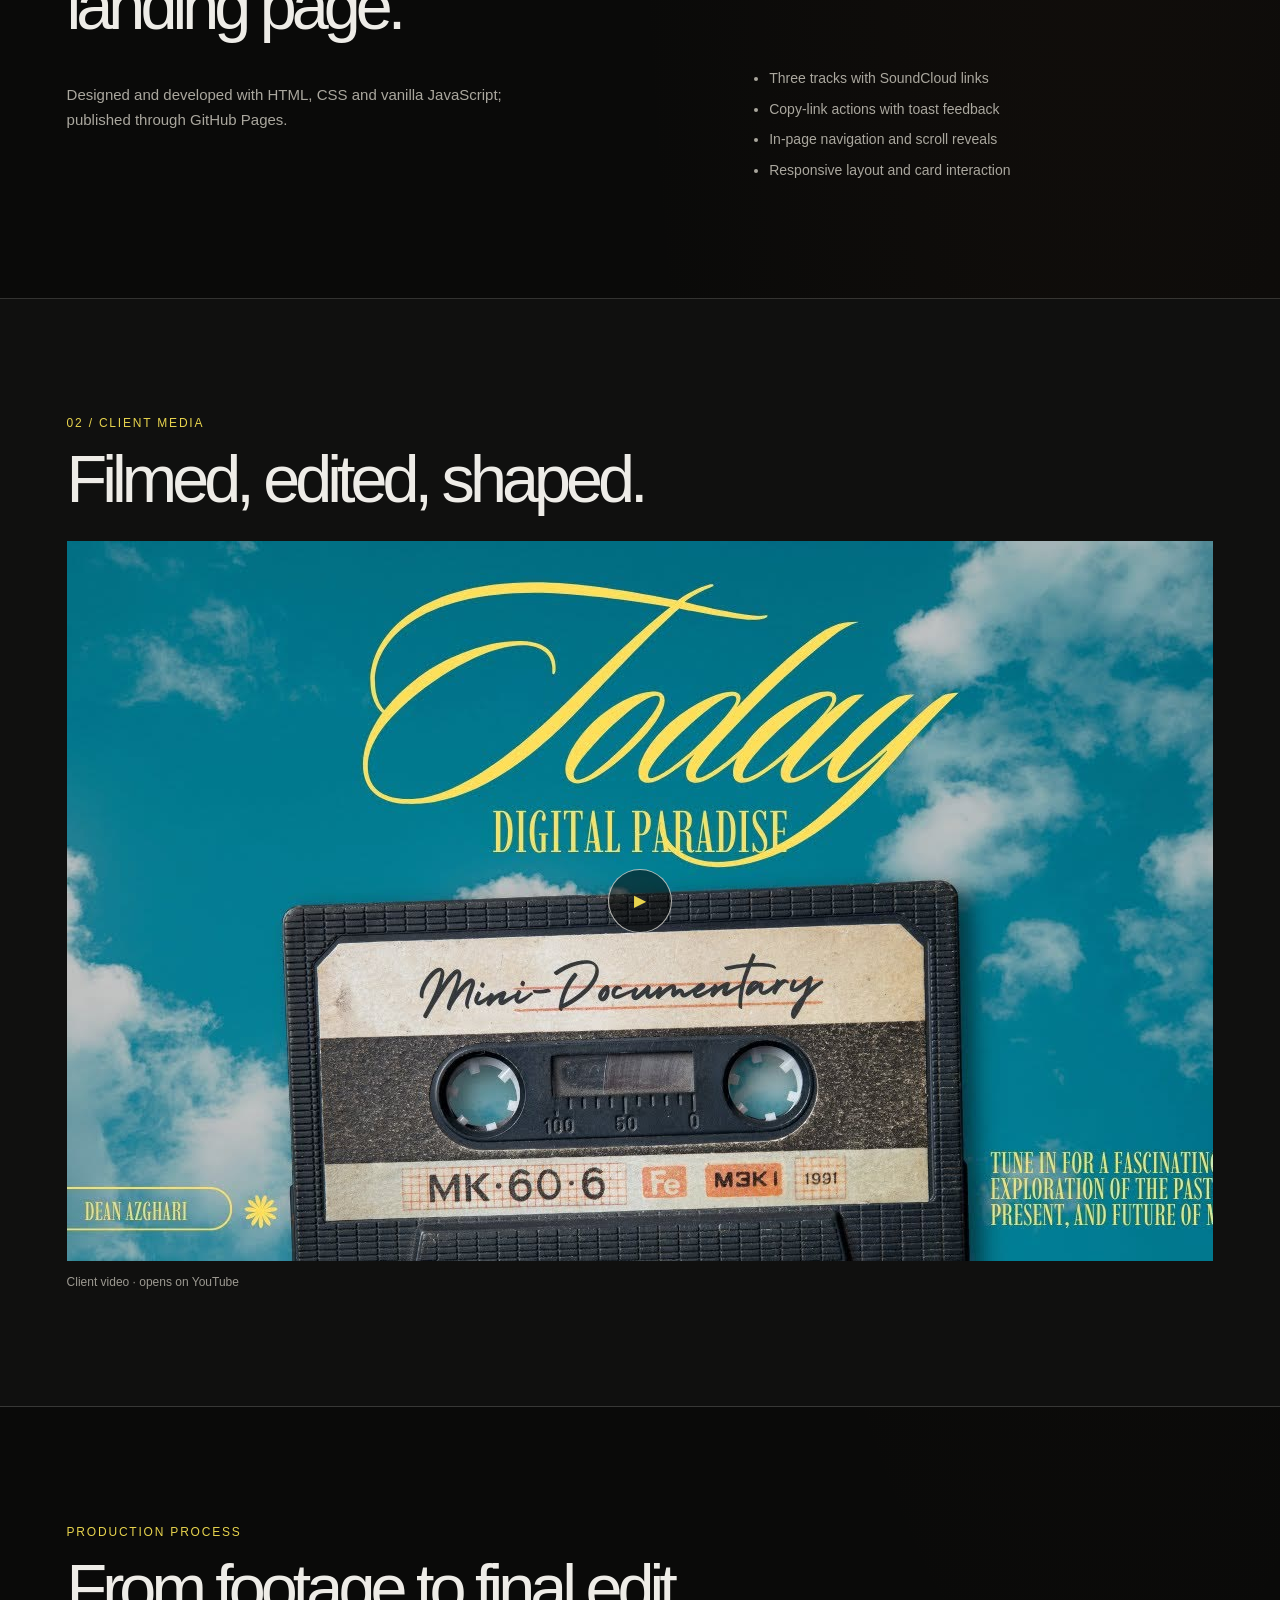
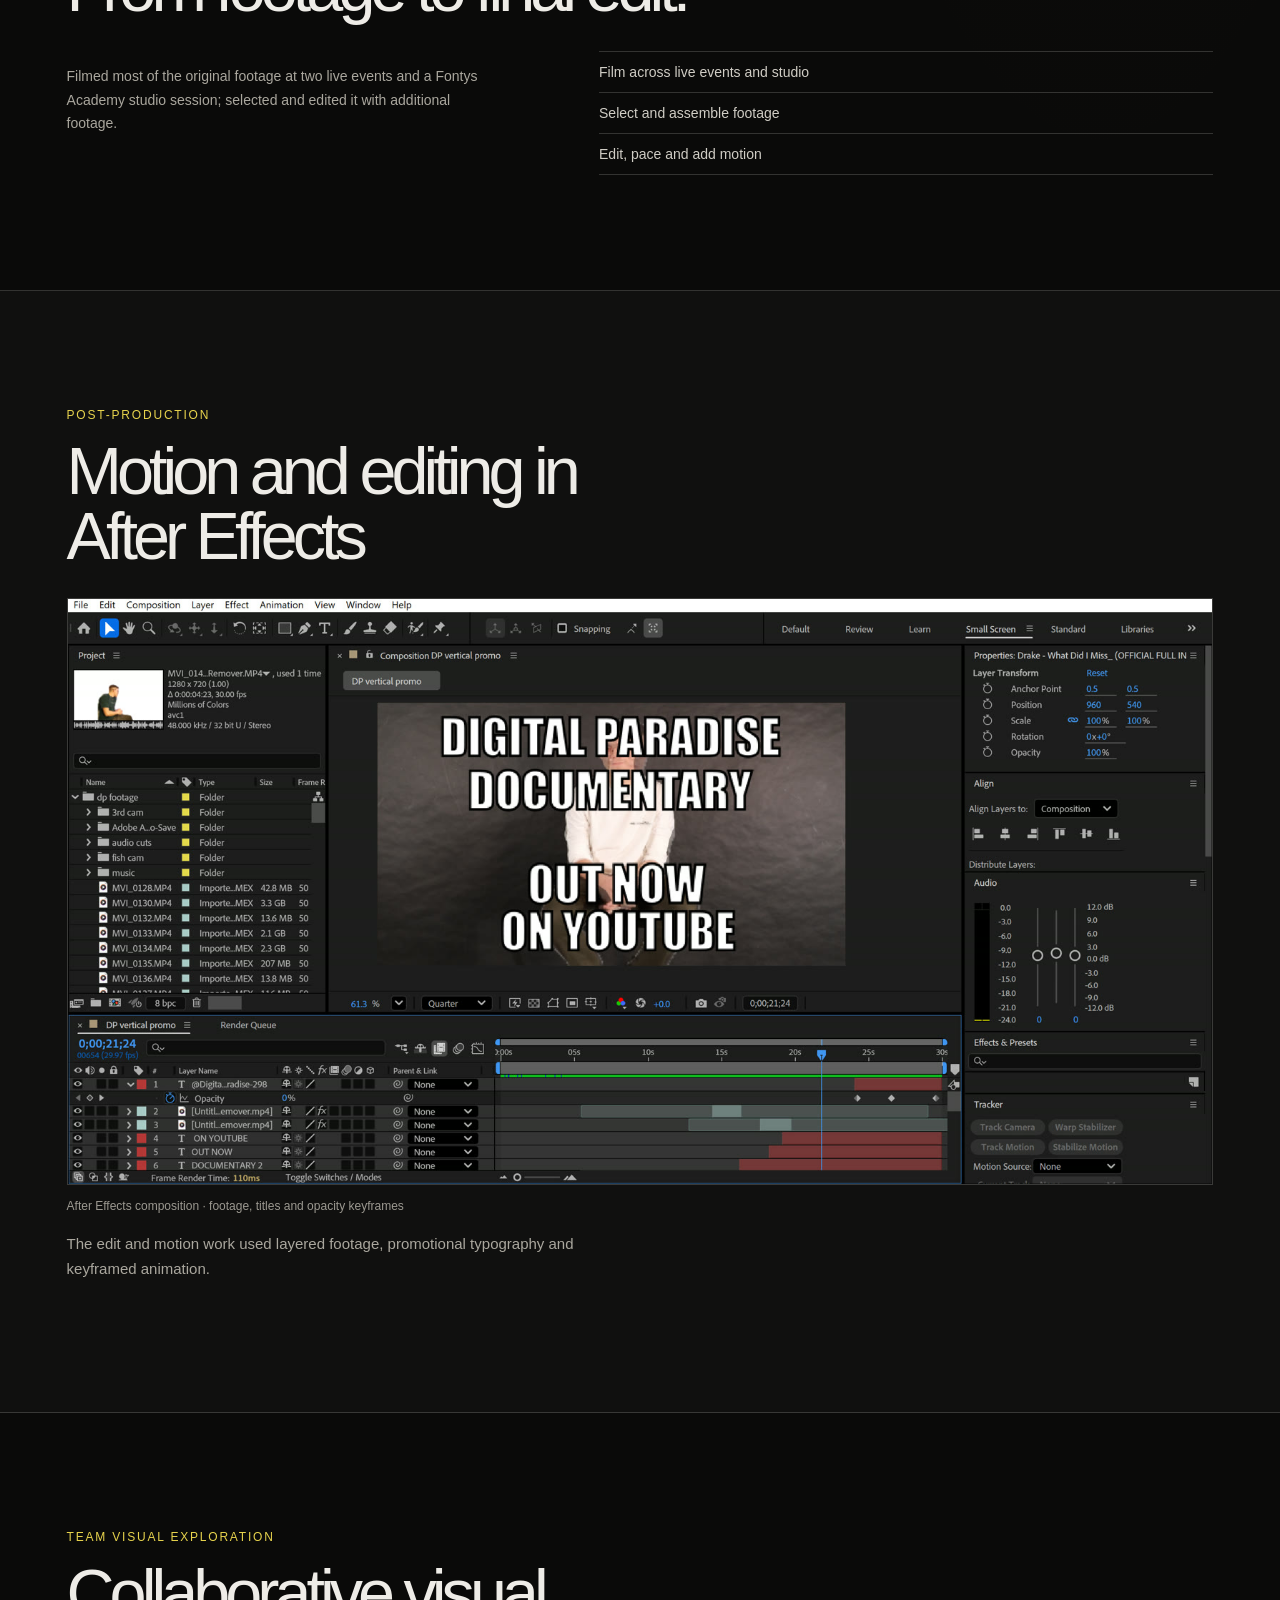
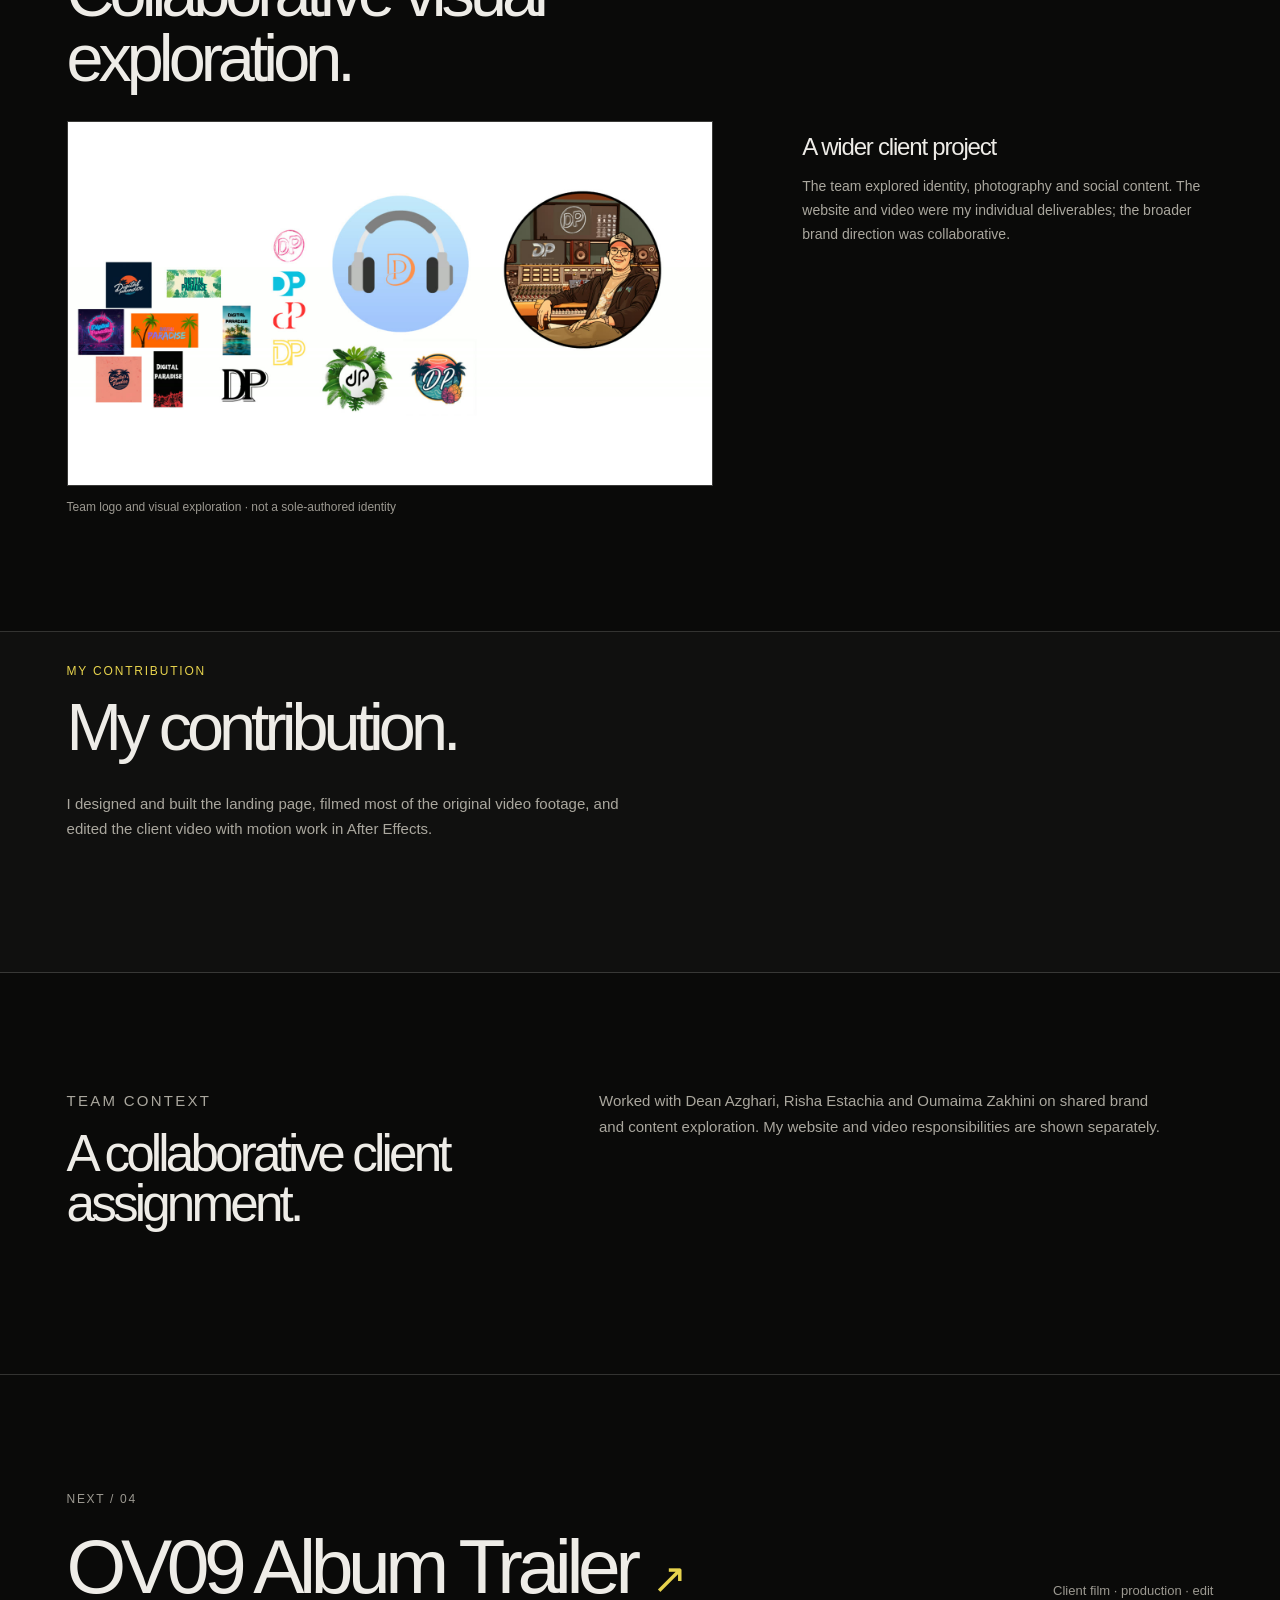
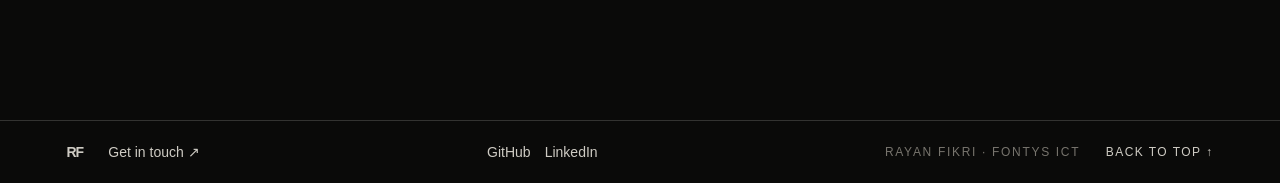
<file: digital-paradise.html>
<!DOCTYPE html>
<html lang="en">
<head>
  <meta charset="UTF-8">
  <meta name="viewport" content="width=device-width, initial-scale=1.0">
  <title>Digital Paradise | Website &amp; Motion | Rayan Fikri</title>
  <meta name="description" content="I designed and built the Digital Paradise artist landing page and created the client video, from filming through editing and After Effects motion work.">
  <link rel="canonical" href="https://rayankib.github.io/personal-portfolio-website/digital-paradise.html">
  <link rel="icon" href="assets/favicon.svg" type="image/svg+xml">
  <link rel="icon" href="assets/favicon-32.png" type="image/png" sizes="32x32">
  <link rel="stylesheet" href="css/case-study.css">
  <meta property="og:title" content="Digital Paradise | Rayan Fikri">
  <meta property="og:description" content="A client project combining a live artist website with filmed, edited and animated promotional media.">
  <meta property="og:type" content="article">
  <meta property="og:url" content="https://rayankib.github.io/personal-portfolio-website/digital-paradise.html">
  <meta property="og:image" content="https://rayankib.github.io/personal-portfolio-website/assets/social/portfolio-og.png">
  <meta property="og:image:width" content="1200">
  <meta property="og:image:height" content="630">
  <meta property="og:image:type" content="image/png">
  <meta property="og:image:alt" content="Rayan Fikri — I design interfaces. I build them too. Frontend Development and UX/UI.">
  <meta property="og:site_name" content="Rayan Fikri Portfolio">
  <meta name="twitter:card" content="summary_large_image">
  <meta name="twitter:title" content="Digital Paradise | Rayan Fikri">
  <meta name="twitter:description" content="A client project combining a live artist website with filmed, edited and animated promotional media.">
  <meta name="twitter:image" content="https://rayankib.github.io/personal-portfolio-website/assets/social/portfolio-og.png">
  <meta name="twitter:image:alt" content="Rayan Fikri — I design interfaces. I build them too. Frontend Development and UX/UI.">
</head>
<body class="case-page">
  <header class="case-masthead">
    <a class="case-wordmark" href="index.html" aria-label="Rayan Fikri portfolio">RF</a>
    <nav class="case-navigation" aria-label="Digital Paradise case navigation">
      <a href="index.html#work">All work</a>
      <a href="#dp-website">Website</a>
      <a href="#dp-video">Video</a>
      <a href="#dp-contribution-title">My contribution</a>
    </nav>
    <a class="case-back" href="index.html#work">Portfolio <span aria-hidden="true">↗</span></a>
  </header>
  <main class="project-page dp-page">
    <section class="project-hero dp-hero" id="project">
      <div class="dp-hero-copy">
        <p class="section-label">03 / Client assignment · Web &amp; media</p>
        <h1>Digital Paradise</h1>
        <p class="dp-lead">A client assignment combining an artist landing page with filmed and edited promotional media.</p>
        <dl class="project-meta">
          <div><dt>MY ROLE</dt><dd>Frontend · filming · edit</dd></div>
          <div><dt>TOOLS</dt><dd>HTML · CSS · JavaScript · After Effects</dd></div>
          <div><dt>CONTEXT</dt><dd>Collaborative client project</dd></div>
        </dl>
        <div class="dp-hero-actions" aria-label="Finished Digital Paradise deliverables">
          <a class="project-card__cta dp-external-cta" href="https://rayankib.github.io/digital-paradise-landing/" target="_blank" rel="noopener noreferrer">View live website <span aria-hidden="true">↗</span></a>
          <a class="project-card__cta dp-external-cta" href="https://youtu.be/BCQuRxy_-ao?si=tD88YwnoRNwWJFk_" target="_blank" rel="noopener noreferrer">Watch video <span aria-hidden="true">↗</span></a>
        </div>
      </div>
      <figure class="dp-hero-visual">
        <img src="assets/projects/digital-paradise/digital-paradise-site-preview.jpg" alt="Desktop capture of the Digital Paradise live landing page, showing the featured release and three track cards" width="1440" height="900" fetchpriority="high" decoding="async">
        <figcaption>Artist landing page · published project</figcaption>
      </figure>
    </section>

    <section class="dp-section" id="dp-outputs" aria-labelledby="dp-outputs-title">
      <p class="section-label">The work</p>
      <h2 id="dp-outputs-title">Web and moving image.</h2>
      <div class="dp-output-grid">
        <article class="dp-output-card">
          <span class="dp-output-number">01</span>
          <h3>Artist website</h3>
          <p>Designed and built with HTML, CSS and JavaScript.</p>
          <a class="dp-text-link" href="#dp-website">Explore the website <span aria-hidden="true">↓</span></a>
        </article>
        <article class="dp-output-card">
          <span class="dp-output-number">02</span>
          <h3>Client video</h3>
          <p>Filmed and edited, with motion work in After Effects.</p>
          <a class="dp-text-link" href="#dp-video">Explore the video <span aria-hidden="true">↓</span></a>
        </article>
      </div>
    </section>

    <section class="dp-section dp-website-section" id="dp-website" aria-labelledby="dp-website-title">
      <div class="dp-section-heading">
        <div>
          <p class="section-label">01 / Frontend</p>
          <h2 id="dp-website-title">A release-focused landing page.</h2>
        </div>
      </div>
      <div class="dp-website-details">
        <p>Designed and developed with HTML, CSS and vanilla JavaScript; published through GitHub Pages.</p>
        <ul class="dp-feature-list">
          <li>Three tracks with SoundCloud links</li>
          <li>Copy-link actions with toast feedback</li>
          <li>In-page navigation and scroll reveals</li>
          <li>Responsive layout and card interaction</li>
        </ul>
      </div>
    </section>

    <section class="dp-section dp-video-section" id="dp-video" aria-labelledby="dp-video-title">
      <div class="dp-section-heading">
        <div>
          <p class="section-label">02 / Client media</p>
          <h2 id="dp-video-title">Filmed, edited, shaped.</h2>
        </div>
      </div>
      <figure class="dp-video-poster">
        <a href="https://youtu.be/BCQuRxy_-ao?si=tD88YwnoRNwWJFk_" target="_blank" rel="noopener noreferrer" aria-label="Watch the Digital Paradise video on YouTube">
          <img src="assets/projects/digital-paradise/digital-paradise-video-poster.jpg" alt="Digital Paradise mini-documentary video thumbnail titled Today" width="1280" height="720" loading="lazy" decoding="async">
          <span class="dp-play-indicator" aria-hidden="true">▶</span>
        </a>
        <figcaption>Client video · opens on YouTube</figcaption>
      </figure>
    </section>

    <section class="dp-section" aria-labelledby="dp-filming-title">
      <p class="section-label">Production process</p>
      <h2 id="dp-filming-title">From footage to final edit.</h2>
      <div class="dp-process-panel">
        <p>Filmed most of the original footage at two live events and a Fontys Academy studio session; selected and edited it with additional footage.</p>
        <div class="dp-process-steps" aria-label="Video production stages">
          <span>Film across live events and studio</span>
          <span>Select and assemble footage</span>
          <span>Edit, pace and add motion</span>
        </div>
      </div>
    </section>

    <section class="dp-section" aria-labelledby="dp-after-effects-title">
      <div class="dp-section-heading">
        <div>
          <p class="section-label">Post-production</p>
          <h2 id="dp-after-effects-title">Motion and editing in After Effects</h2>
        </div>
      </div>
      <figure class="dp-process-visual">
        <img src="assets/projects/digital-paradise/digital-paradise-after-effects.jpg" alt="Adobe After Effects project showing the DP vertical promo composition, organized footage, separate text and video layers, and opacity keyframes" width="1600" height="819" loading="lazy" decoding="async">
        <figcaption>After Effects composition · footage, titles and opacity keyframes</figcaption>
      </figure>
      <p class="dp-section-copy">The edit and motion work used layered footage, promotional typography and keyframed animation.</p>
    </section>

    <section class="dp-section dp-brand-section" aria-labelledby="dp-brand-title">
      <p class="section-label">Team visual exploration</p>
      <h2 id="dp-brand-title">Collaborative visual exploration.</h2>
      <div class="dp-brand-grid">
        <figure class="dp-brand-visual">
          <img src="assets/projects/digital-paradise/digital-paradise-brand-exploration.jpg" alt="A range of Digital Paradise logo and visual identity explorations made in the collaborative branding project" width="1600" height="900" loading="lazy" decoding="async">
          <figcaption>Team logo and visual exploration · not a sole-authored identity</figcaption>
        </figure>
        <div class="dp-brand-copy">
          <h3>A wider client project</h3>
          <p>The team explored identity, photography and social content. The website and video were my individual deliverables; the broader brand direction was collaborative.</p>
        </div>
      </div>
    </section>

    <section class="dp-section dp-contribution-section" aria-labelledby="dp-contribution-title">
      <p class="section-label">My contribution</p>
      <h2 id="dp-contribution-title">My contribution.</h2>
      <p class="dp-contribution-copy">I designed and built the landing page, filmed most of the original video footage, and edited the client video with motion work in After Effects.</p>
    </section>

    <section class="dp-team-note" aria-labelledby="dp-team-title">
      <div>
        <p class="section-label">Team context</p>
        <h2 id="dp-team-title">A collaborative client assignment.</h2>
      </div>
      <div>
        <p>Worked with Dean Azghari, Risha Estachia and Oumaima Zakhini on shared brand and content exploration. My website and video responsibilities are shown separately.</p>
      </div>
    </section>

    <nav class="case-next" aria-label="Next project">
      <p class="case-next__label">NEXT / 04</p>
      <a href="ov09.html">OV09 Album Trailer <span aria-hidden="true">↗</span></a>
      <p class="case-next__detail">Client film · production · edit</p>
    </nav>
  </main>
  <footer class="case-footer">
    <a class="case-wordmark" href="index.html" aria-label="Back to portfolio">RF</a>
    <a href="mailto:r.fikri@student.fontys.nl">Get in touch <span aria-hidden="true">↗</span></a>
    <nav class="case-footer-social" aria-label="Social profiles">
      <a href="https://github.com/Rayankib" target="_blank" rel="noopener noreferrer">GitHub</a>
      <a href="https://www.linkedin.com/in/rayan-fikri-6a5489331/" target="_blank" rel="noopener noreferrer">LinkedIn</a>
    </nav>
    <p>RAYAN FIKRI · FONTYS ICT</p>
    <a href="#project">BACK TO TOP ↑</a>
  </footer>
</body>
</html>
</file>
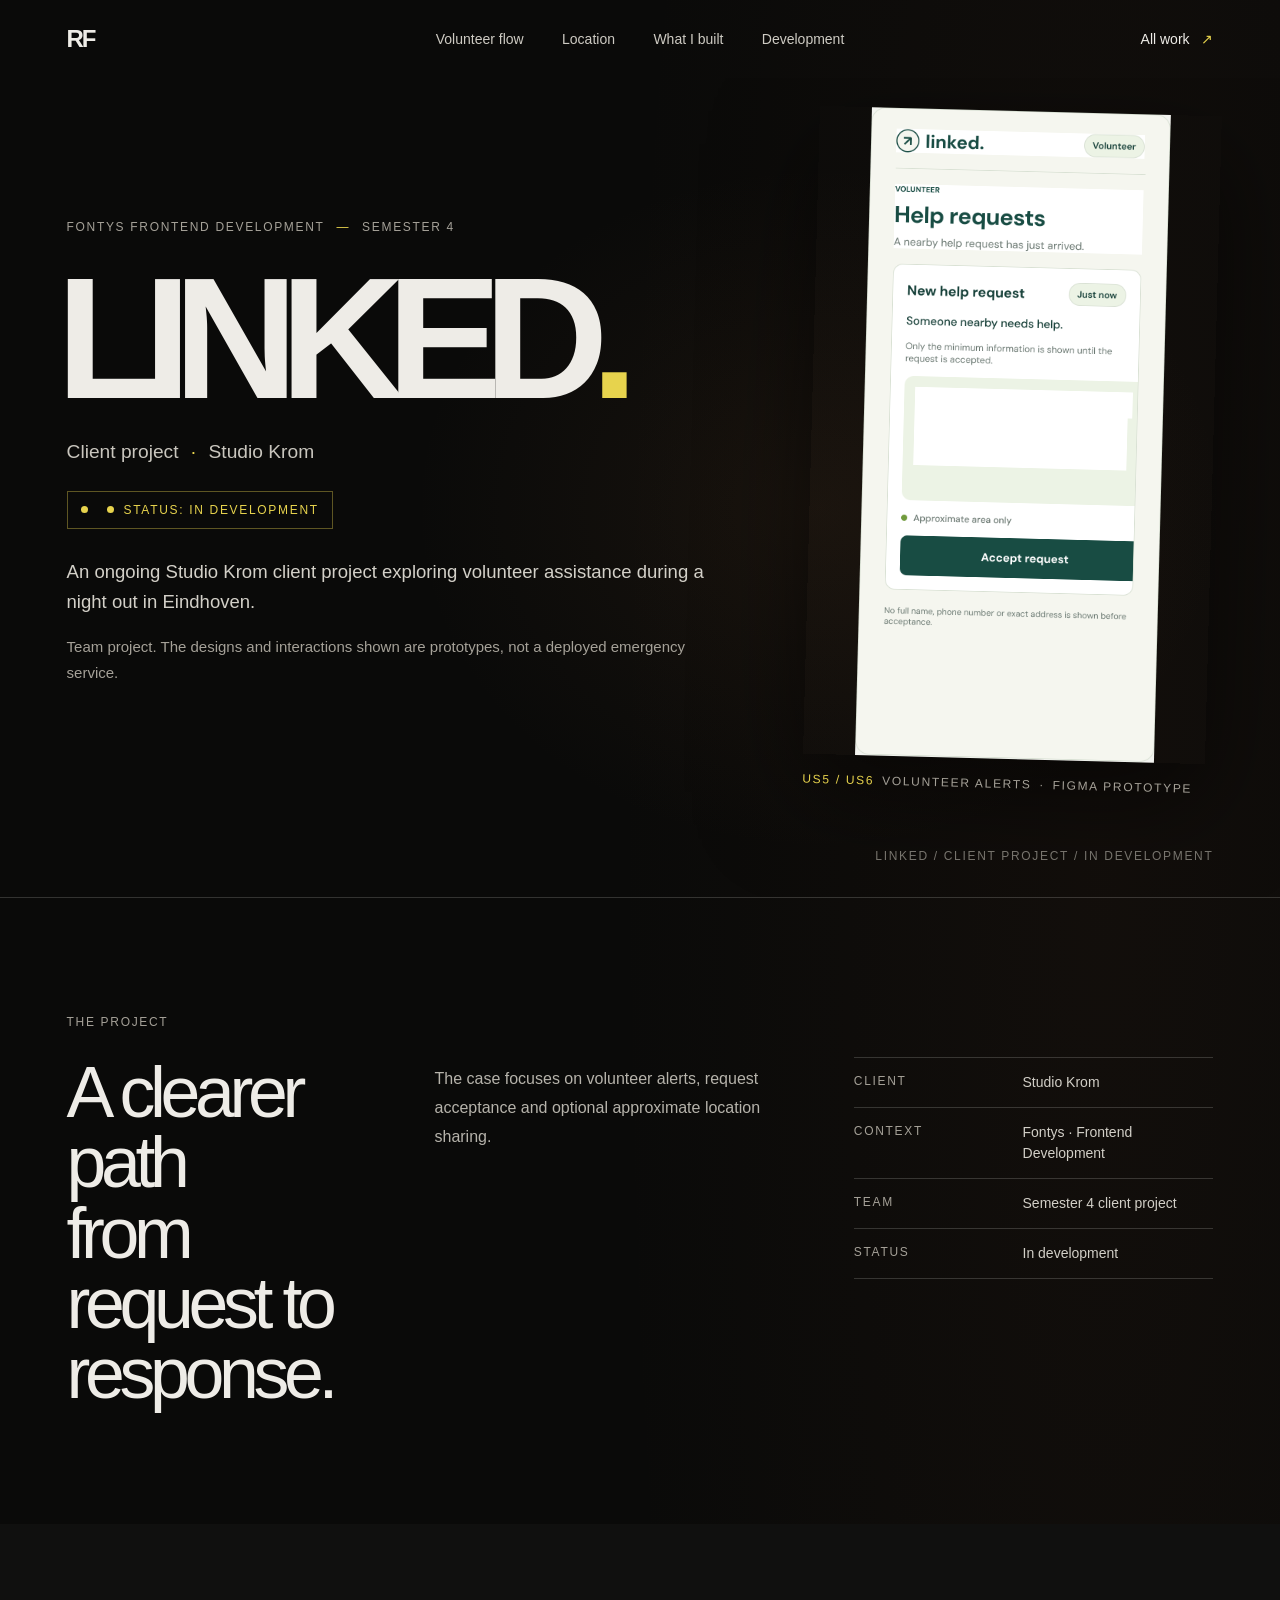
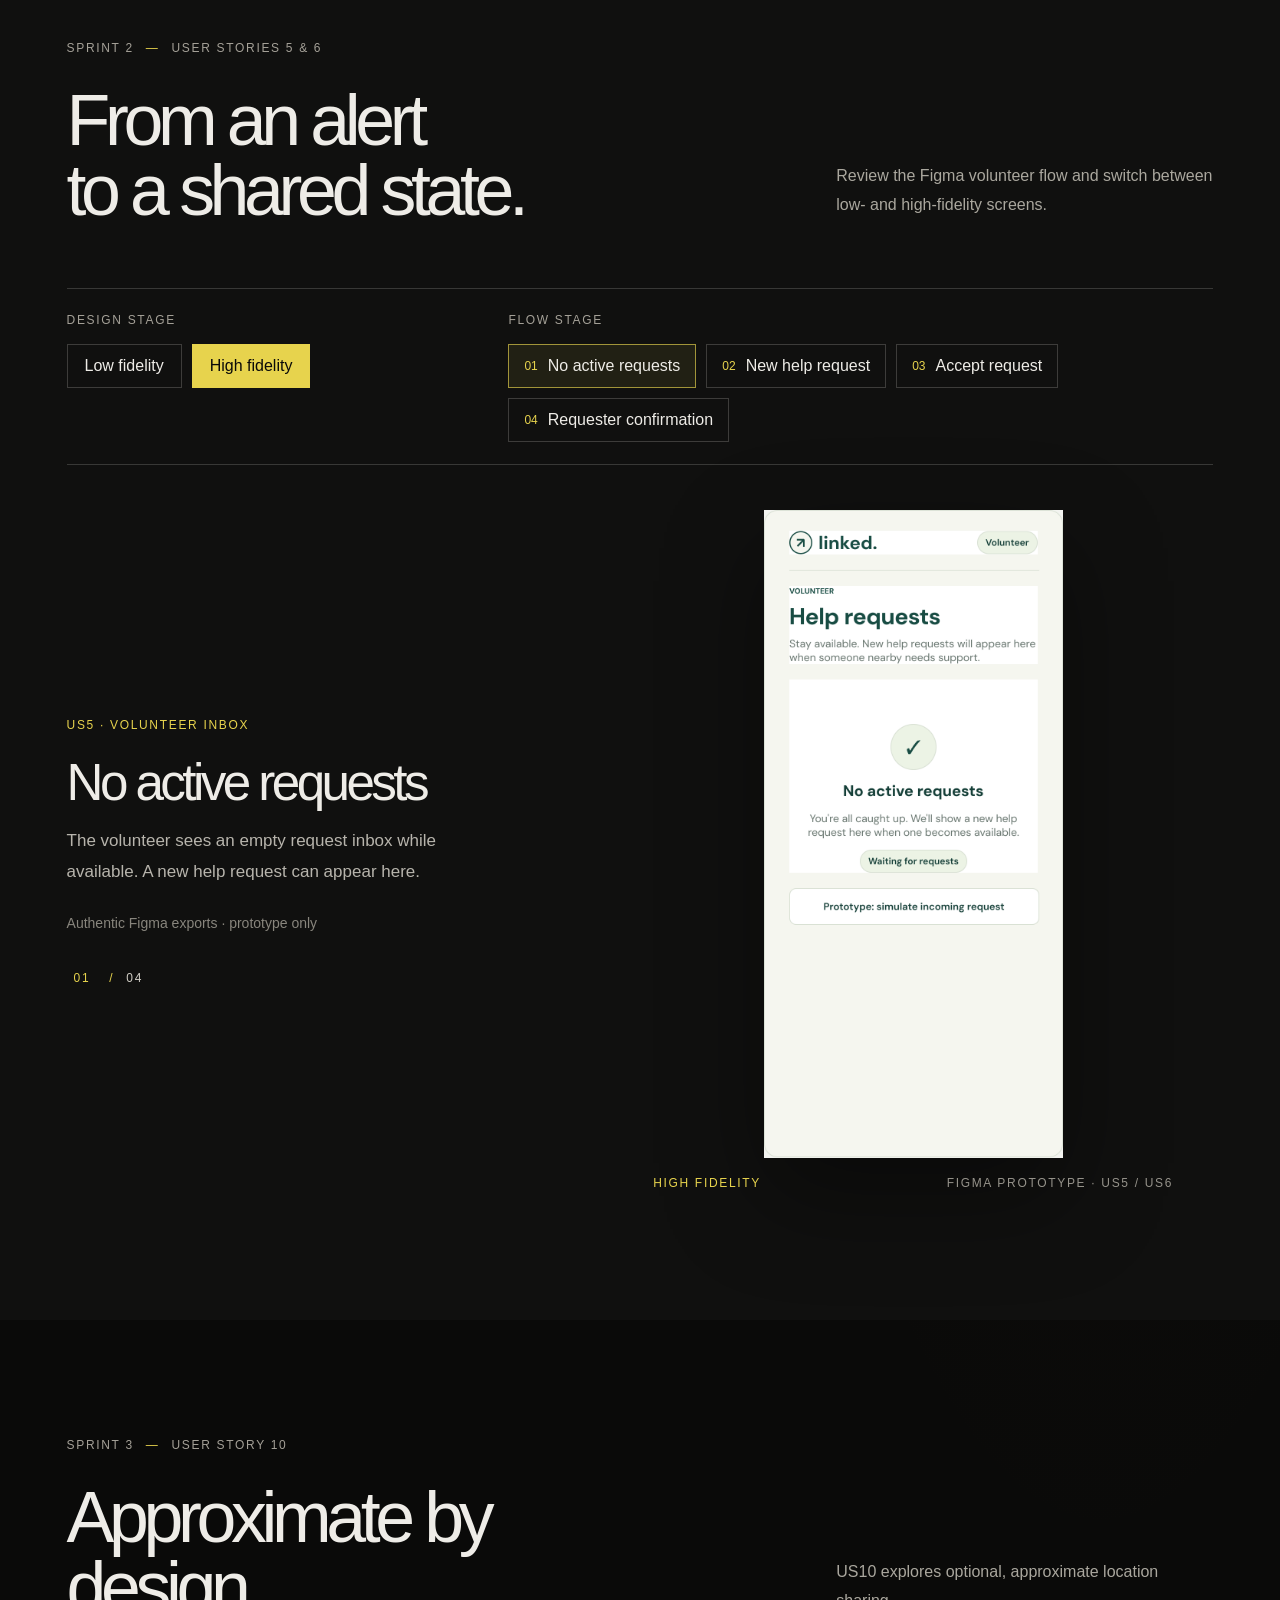
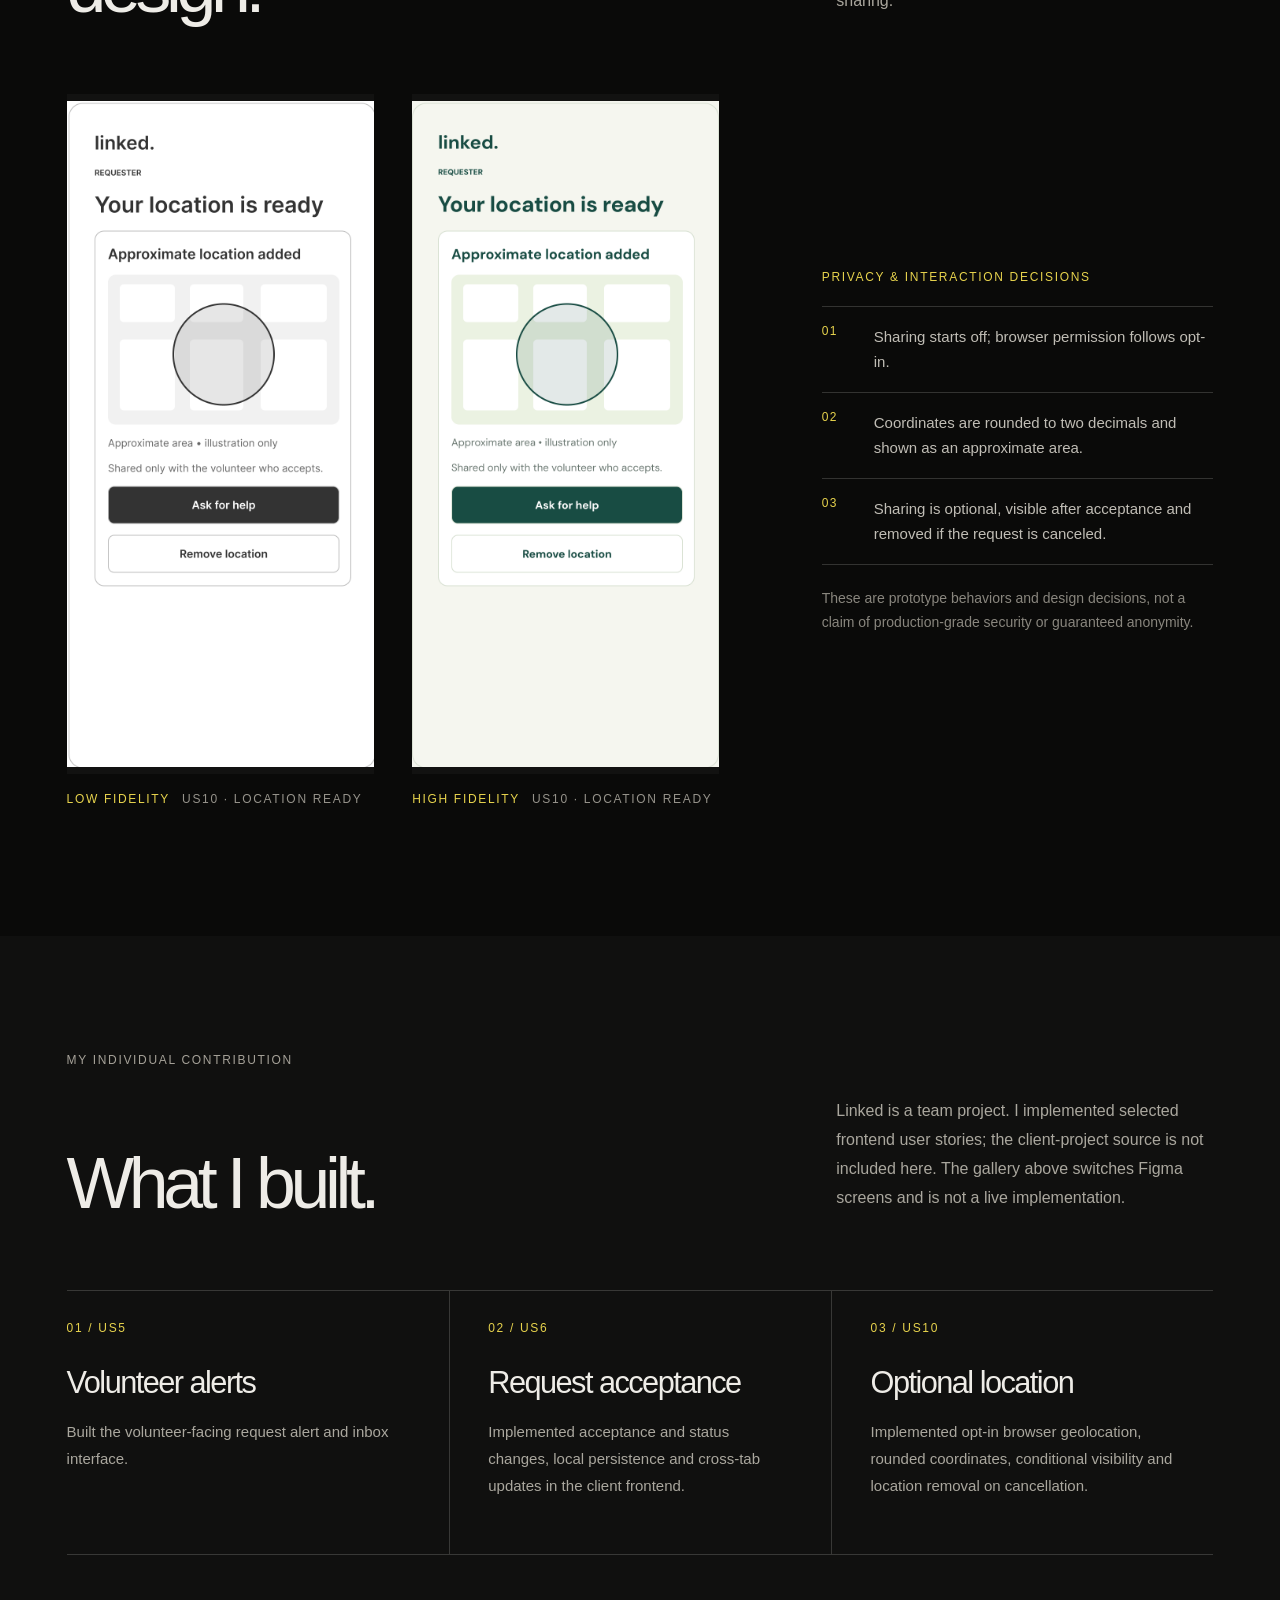
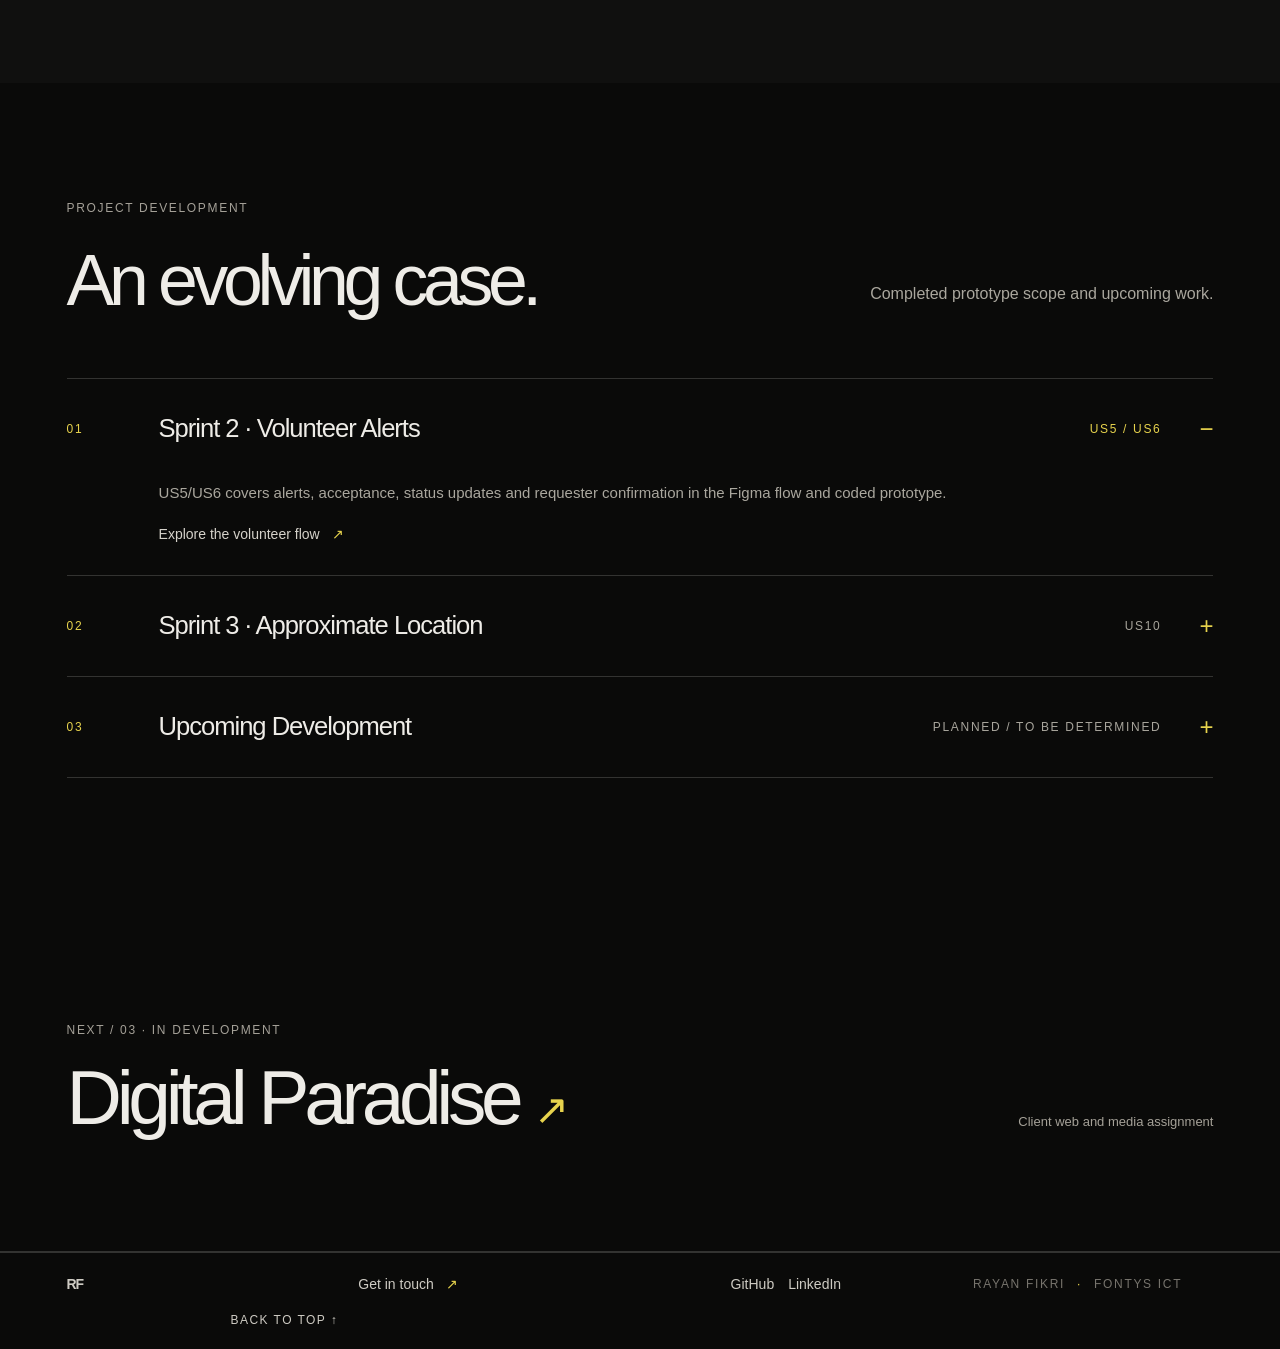
<file: linked.html>
<!DOCTYPE html>
<html lang="en">
<head>
  <meta charset="UTF-8">
  <meta name="viewport" content="width=device-width, initial-scale=1.0">
  <meta name="theme-color" content="#0a0a09">
  <meta name="description" content="An in-development Linked client project by Rayan Fikri, exploring volunteer assistance during a night out through Figma prototypes and frontend implementation.">
  <title>Linked — Client Project by Rayan Fikri</title>
  <link rel="canonical" href="https://rayankib.github.io/personal-portfolio-website/linked.html">
  <link rel="icon" href="assets/favicon.svg" type="image/svg+xml">
  <link rel="icon" href="assets/favicon-32.png" type="image/png" sizes="32x32">
  <link rel="stylesheet" href="css/case-study.css">
  <link rel="stylesheet" href="css/linked.css">
  <meta property="og:title" content="Linked | Client Project by Rayan Fikri">
  <meta property="og:description" content="An in-development Studio Krom team project. My frontend contributions cover volunteer alerts, request acceptance and opt-in approximate location.">
  <meta property="og:type" content="article">
  <meta property="og:url" content="https://rayankib.github.io/personal-portfolio-website/linked.html">
  <meta property="og:image" content="https://rayankib.github.io/personal-portfolio-website/assets/social/portfolio-og.png">
  <meta property="og:image:width" content="1200">
  <meta property="og:image:height" content="630">
  <meta property="og:image:type" content="image/png">
  <meta property="og:image:alt" content="Rayan Fikri — I design interfaces. I build them too. Frontend Development and UX/UI.">
  <meta property="og:site_name" content="Rayan Fikri Portfolio">
  <meta name="twitter:card" content="summary_large_image">
  <meta name="twitter:title" content="Linked | Client Project by Rayan Fikri">
  <meta name="twitter:description" content="An in-development Studio Krom team project. My frontend contributions cover volunteer alerts, request acceptance and opt-in approximate location.">
  <meta name="twitter:image" content="https://rayankib.github.io/personal-portfolio-website/assets/social/portfolio-og.png">
  <meta name="twitter:image:alt" content="Rayan Fikri — I design interfaces. I build them too. Frontend Development and UX/UI.">
</head>
<body class="case-page">
  <header class="case-masthead">
    <a class="case-wordmark" href="index.html" aria-label="Rayan Fikri portfolio">RF</a>
    <nav class="case-navigation" aria-label="Linked case navigation">
      <a href="#volunteer-flow">Volunteer flow</a>
      <a href="#location-sharing">Location</a>
      <a href="#what-i-built">What I built</a>
      <a href="#development">Development</a>
    </nav>
    <a class="case-back" href="index.html#work">All work <span aria-hidden="true">↗</span></a>
  </header>

  <main>
    <section class="case-hero" id="project" aria-labelledby="case-title">
      <div class="case-hero__copy">
        <p class="case-eyebrow">FONTYS FRONTEND DEVELOPMENT <span>—</span> SEMESTER 4</p>
        <h1 id="case-title">LINKED<span class="case-title__period">.</span></h1>
        <p class="case-subtitle">Client project <span>·</span> Studio Krom</p>
        <p class="case-status"><span aria-hidden="true"></span> STATUS: IN DEVELOPMENT</p>
        <p class="case-intro">An ongoing Studio Krom client project exploring volunteer assistance during a night out in Eindhoven.</p>
        <p class="case-team-note">Team project. The designs and interactions shown are prototypes, not a deployed emergency service.</p>
      </div>
      <figure class="case-hero__visual">
        <img src="assets/projects/linked/us5-us6-high-2-incoming-request.png" alt="Linked high-fidelity Figma prototype showing a volunteer receiving a new help request" width="780" height="1690" fetchpriority="high">
        <figcaption><span>US5 / US6</span> VOLUNTEER ALERTS <span>·</span> FIGMA PROTOTYPE</figcaption>
      </figure>
      <p class="case-hero__index" aria-hidden="true">LINKED / CLIENT PROJECT / IN DEVELOPMENT</p>
    </section>

    <section class="case-context" aria-labelledby="context-heading">
      <p class="case-eyebrow">THE PROJECT</p>
      <h2 id="context-heading">A clearer path<br>from request to response.</h2>
      <div class="case-context__copy">
        <p>The case focuses on volunteer alerts, request acceptance and optional approximate location sharing.</p>
      </div>
      <dl class="case-facts">
        <div><dt>CLIENT</dt><dd>Studio Krom</dd></div>
        <div><dt>CONTEXT</dt><dd>Fontys · Frontend Development</dd></div>
        <div><dt>TEAM</dt><dd>Semester 4 client project</dd></div>
        <div><dt>STATUS</dt><dd>In development</dd></div>
      </dl>
    </section>

    <section class="flow-section" id="volunteer-flow" aria-labelledby="flow-heading">
      <header class="section-intro">
        <p class="case-eyebrow">SPRINT 2 <span>—</span> USER STORIES 5 &amp; 6</p>
        <h2 id="flow-heading">From an alert<br>to a shared state.</h2>
        <p>Review the Figma volunteer flow and switch between low- and high-fidelity screens.</p>
      </header>

      <div class="flow-controls">
        <div class="control-group" role="group" aria-label="Prototype fidelity">
          <span class="control-label">DESIGN STAGE</span>
          <button type="button" class="segmented-control" data-fidelity="low" aria-pressed="false">Low fidelity</button>
          <button type="button" class="segmented-control" data-fidelity="high" aria-pressed="true">High fidelity</button>
        </div>
        <div class="control-group control-group--stages" role="group" aria-label="Volunteer flow stage">
          <span class="control-label">FLOW STAGE</span>
          <button type="button" class="flow-step" data-flow-step="0" aria-pressed="true"><span>01</span> No active requests</button>
          <button type="button" class="flow-step" data-flow-step="1" aria-pressed="false"><span>02</span> New help request</button>
          <button type="button" class="flow-step" data-flow-step="2" aria-pressed="false"><span>03</span> Accept request</button>
          <button type="button" class="flow-step" data-flow-step="3" aria-pressed="false"><span>04</span> Requester confirmation</button>
        </div>
      </div>

      <div class="flow-presentation">
        <div class="flow-description">
          <p class="flow-description__eyebrow" data-flow-story>US5 · VOLUNTEER INBOX</p>
          <h3 data-flow-title>No active requests</h3>
          <p data-flow-description>The volunteer sees an empty request inbox while available. A new help request can appear here.</p>
          <p class="flow-description__note">Authentic Figma exports · prototype only</p>
          <p class="flow-position"><span data-flow-position>01</span> <span>/</span> 04</p>
          <p class="sr-only" data-flow-status role="status" aria-live="polite">High-fidelity prototype, stage 1 of 4: No active requests.</p>
        </div>
        <figure class="flow-screen">
          <img
            src="assets/projects/linked/us5-us6-high-1-empty-inbox.png"
            alt="High-fidelity Figma prototype: a volunteer's empty help request inbox"
            width="780"
            height="1690"
            data-flow-image
          >
          <figcaption><span data-flow-caption>HIGH FIDELITY</span><span>FIGMA PROTOTYPE · US5 / US6</span></figcaption>
        </figure>
      </div>
    </section>

    <section class="location-section" id="location-sharing" aria-labelledby="location-heading">
      <header class="section-intro">
        <p class="case-eyebrow">SPRINT 3 <span>—</span> USER STORY 10</p>
        <h2 id="location-heading">Approximate by design.</h2>
        <p>US10 explores optional, approximate location sharing.</p>
      </header>

      <div class="location-layout">
        <div class="location-comparison" aria-label="Low- and high-fidelity location-sharing prototype comparison">
          <figure class="location-screen">
            <img src="assets/projects/linked/us10-low-location-ready.png" alt="Low-fidelity Linked prototype: requester location-ready screen with an approximate-area illustration" width="780" height="1690" loading="lazy" decoding="async">
            <figcaption><span>LOW FIDELITY</span><span>US10 · LOCATION READY</span></figcaption>
          </figure>
          <figure class="location-screen">
            <img src="assets/projects/linked/us10-high-location-ready.png" alt="High-fidelity Linked prototype: requester location-ready screen with approximate location and remove-location action" width="780" height="1690" loading="lazy" decoding="async">
            <figcaption><span>HIGH FIDELITY</span><span>US10 · LOCATION READY</span></figcaption>
          </figure>
        </div>

        <div class="location-decisions">
          <p class="case-eyebrow">PRIVACY &amp; INTERACTION DECISIONS</p>
          <ul class="decision-list">
            <li><span>01</span><p>Sharing starts off; browser permission follows opt-in.</p></li>
            <li><span>02</span><p>Coordinates are rounded to two decimals and shown as an approximate area.</p></li>
            <li><span>03</span><p>Sharing is optional, visible after acceptance and removed if the request is canceled.</p></li>
          </ul>
          <p class="location-caveat">These are prototype behaviors and design decisions, not a claim of production-grade security or guaranteed anonymity.</p>
        </div>
      </div>
    </section>

    <section class="build-section" id="what-i-built" aria-labelledby="build-heading">
      <header class="section-intro">
        <p class="case-eyebrow">MY INDIVIDUAL CONTRIBUTION</p>
        <h2 id="build-heading">What I built.</h2>
        <p>Linked is a team project. I implemented selected frontend user stories; the client-project source is not included here. The gallery above switches Figma screens and is not a live implementation.</p>
      </header>

      <div class="build-grid">
        <article class="build-item">
          <p class="build-item__number">01 / US5</p>
          <h3>Volunteer alerts</h3>
          <p>Built the volunteer-facing request alert and inbox interface.</p>
        </article>
        <article class="build-item">
          <p class="build-item__number">02 / US6</p>
          <h3>Request acceptance</h3>
          <p>Implemented acceptance and status changes, local persistence and cross-tab updates in the client frontend.</p>
        </article>
        <article class="build-item">
          <p class="build-item__number">03 / US10</p>
          <h3>Optional location</h3>
          <p>Implemented opt-in browser geolocation, rounded coordinates, conditional visibility and location removal on cancellation.</p>
        </article>
      </div>
    </section>

    <section class="development-section" id="development" aria-labelledby="development-heading">
      <header class="section-intro">
        <p class="case-eyebrow">PROJECT DEVELOPMENT</p>
        <h2 id="development-heading">An evolving case.</h2>
        <p>Completed prototype scope and upcoming work.</p>
      </header>

      <div class="development-timeline">
        <details class="timeline-entry" open>
          <summary><span class="timeline-entry__number">01</span><span class="timeline-entry__title">Sprint 2 · Volunteer Alerts</span><span class="timeline-entry__status">US5 / US6</span></summary>
          <div class="timeline-entry__content">
            <p>US5/US6 covers alerts, acceptance, status updates and requester confirmation in the Figma flow and coded prototype.</p>
            <a href="#volunteer-flow">Explore the volunteer flow <span aria-hidden="true">↗</span></a>
          </div>
        </details>
        <details class="timeline-entry">
          <summary><span class="timeline-entry__number">02</span><span class="timeline-entry__title">Sprint 3 · Approximate Location</span><span class="timeline-entry__status">US10</span></summary>
          <div class="timeline-entry__content">
            <p>US10 covers opt-in browser permission, approximate location, requests without location and removal on cancellation.</p>
            <a href="#location-sharing">Explore the location decisions <span aria-hidden="true">↗</span></a>
          </div>
        </details>
        <details class="timeline-entry timeline-entry--upcoming">
          <summary><span class="timeline-entry__number">03</span><span class="timeline-entry__title">Upcoming Development</span><span class="timeline-entry__status">PLANNED / TO BE DETERMINED</span></summary>
          <div class="timeline-entry__content">
            <p>Further user stories will be added as the team progresses. No unfinished feature is shown as complete.</p>
          </div>
        </details>
      </div>
    </section>

    <nav class="case-next" aria-label="Next project">
      <p class="case-next__label">NEXT / 03 · IN DEVELOPMENT</p>
      <a href="digital-paradise.html">Digital Paradise <span aria-hidden="true">↗</span></a>
      <p class="case-next__detail">Client web and media assignment</p>
    </nav>
  </main>

  <footer class="case-footer">
    <a class="case-wordmark" href="index.html" aria-label="Back to Rayan Fikri portfolio">RF</a>
    <a href="mailto:r.fikri@student.fontys.nl">Get in touch <span aria-hidden="true">↗</span></a>
    <nav class="case-footer-social" aria-label="Social profiles">
      <a href="https://github.com/Rayankib" target="_blank" rel="noopener noreferrer">GitHub</a>
      <a href="https://www.linkedin.com/in/rayan-fikri-6a5489331/" target="_blank" rel="noopener noreferrer">LinkedIn</a>
    </nav>
    <p>RAYAN FIKRI <span>·</span> FONTYS ICT</p>
    <a href="#project">BACK TO TOP ↑</a>
  </footer>
  <script src="js/linked.js"></script>
</body>
</html>
</file>
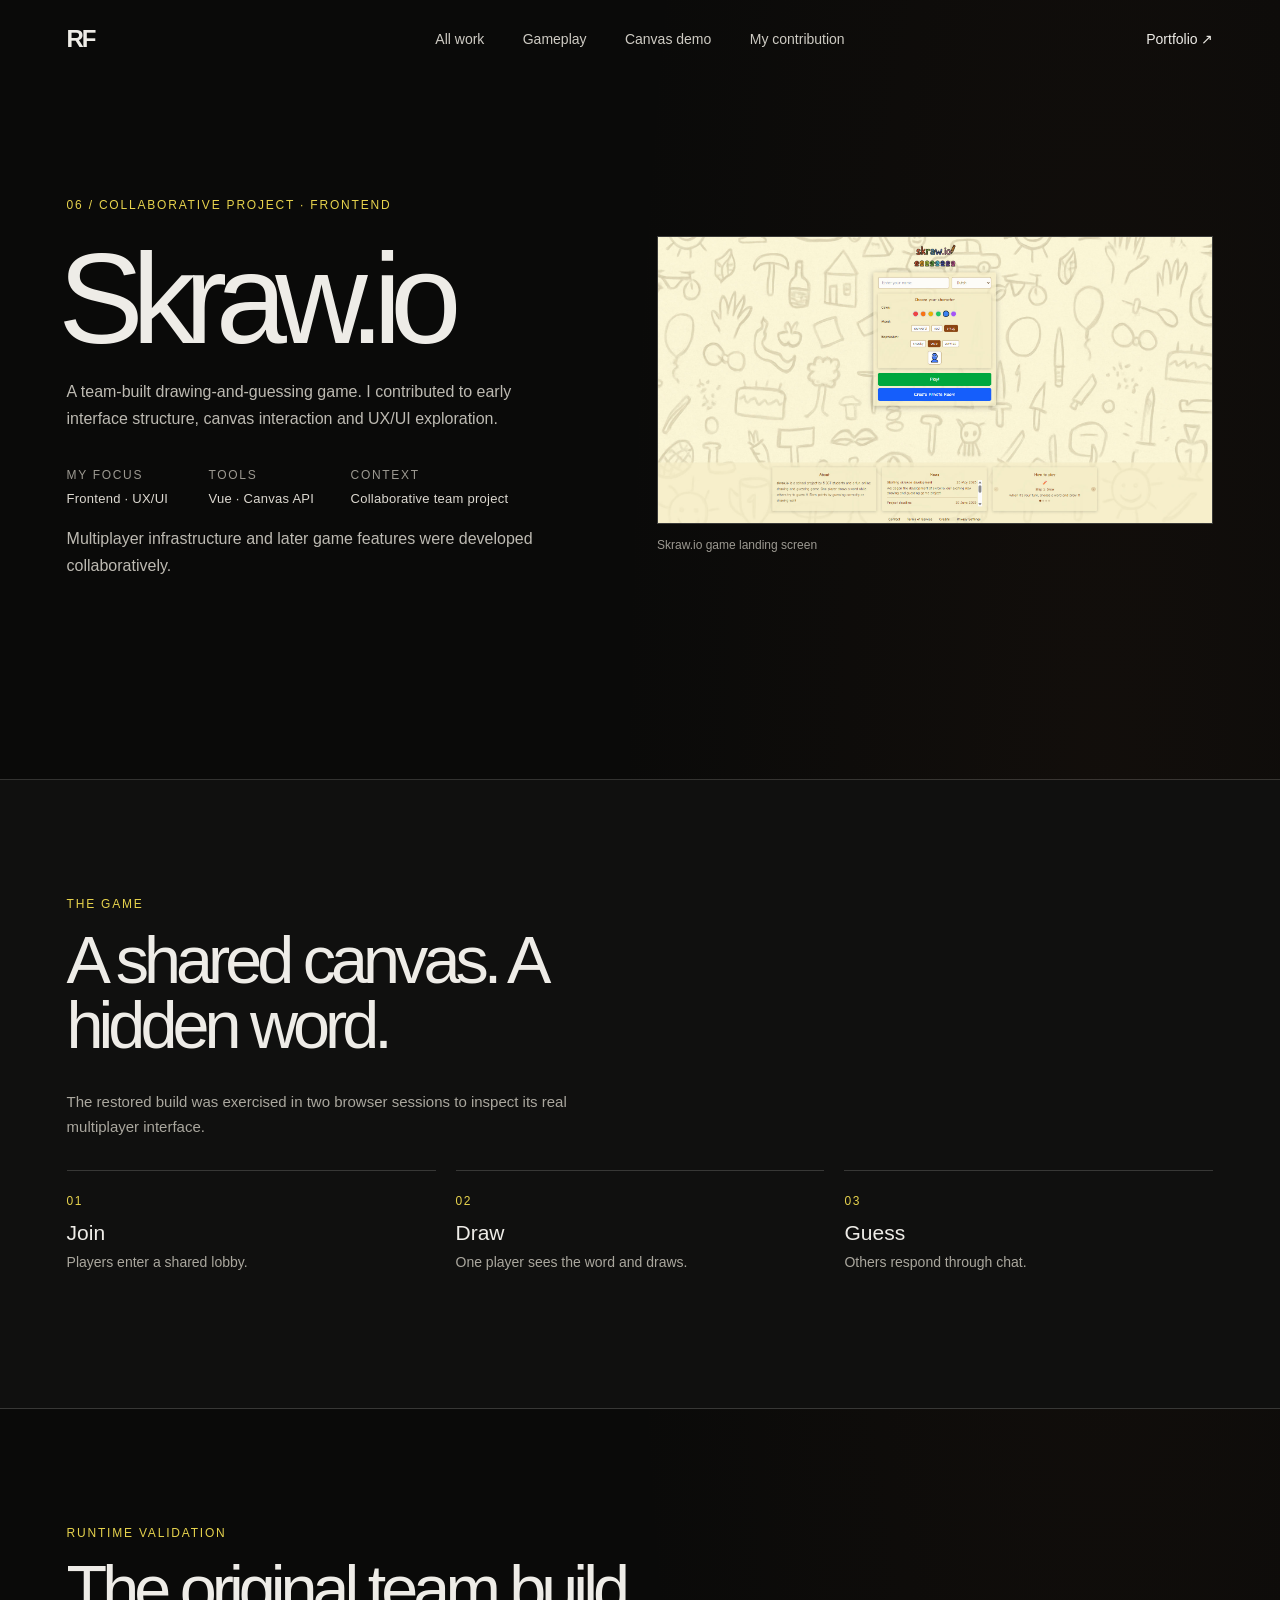
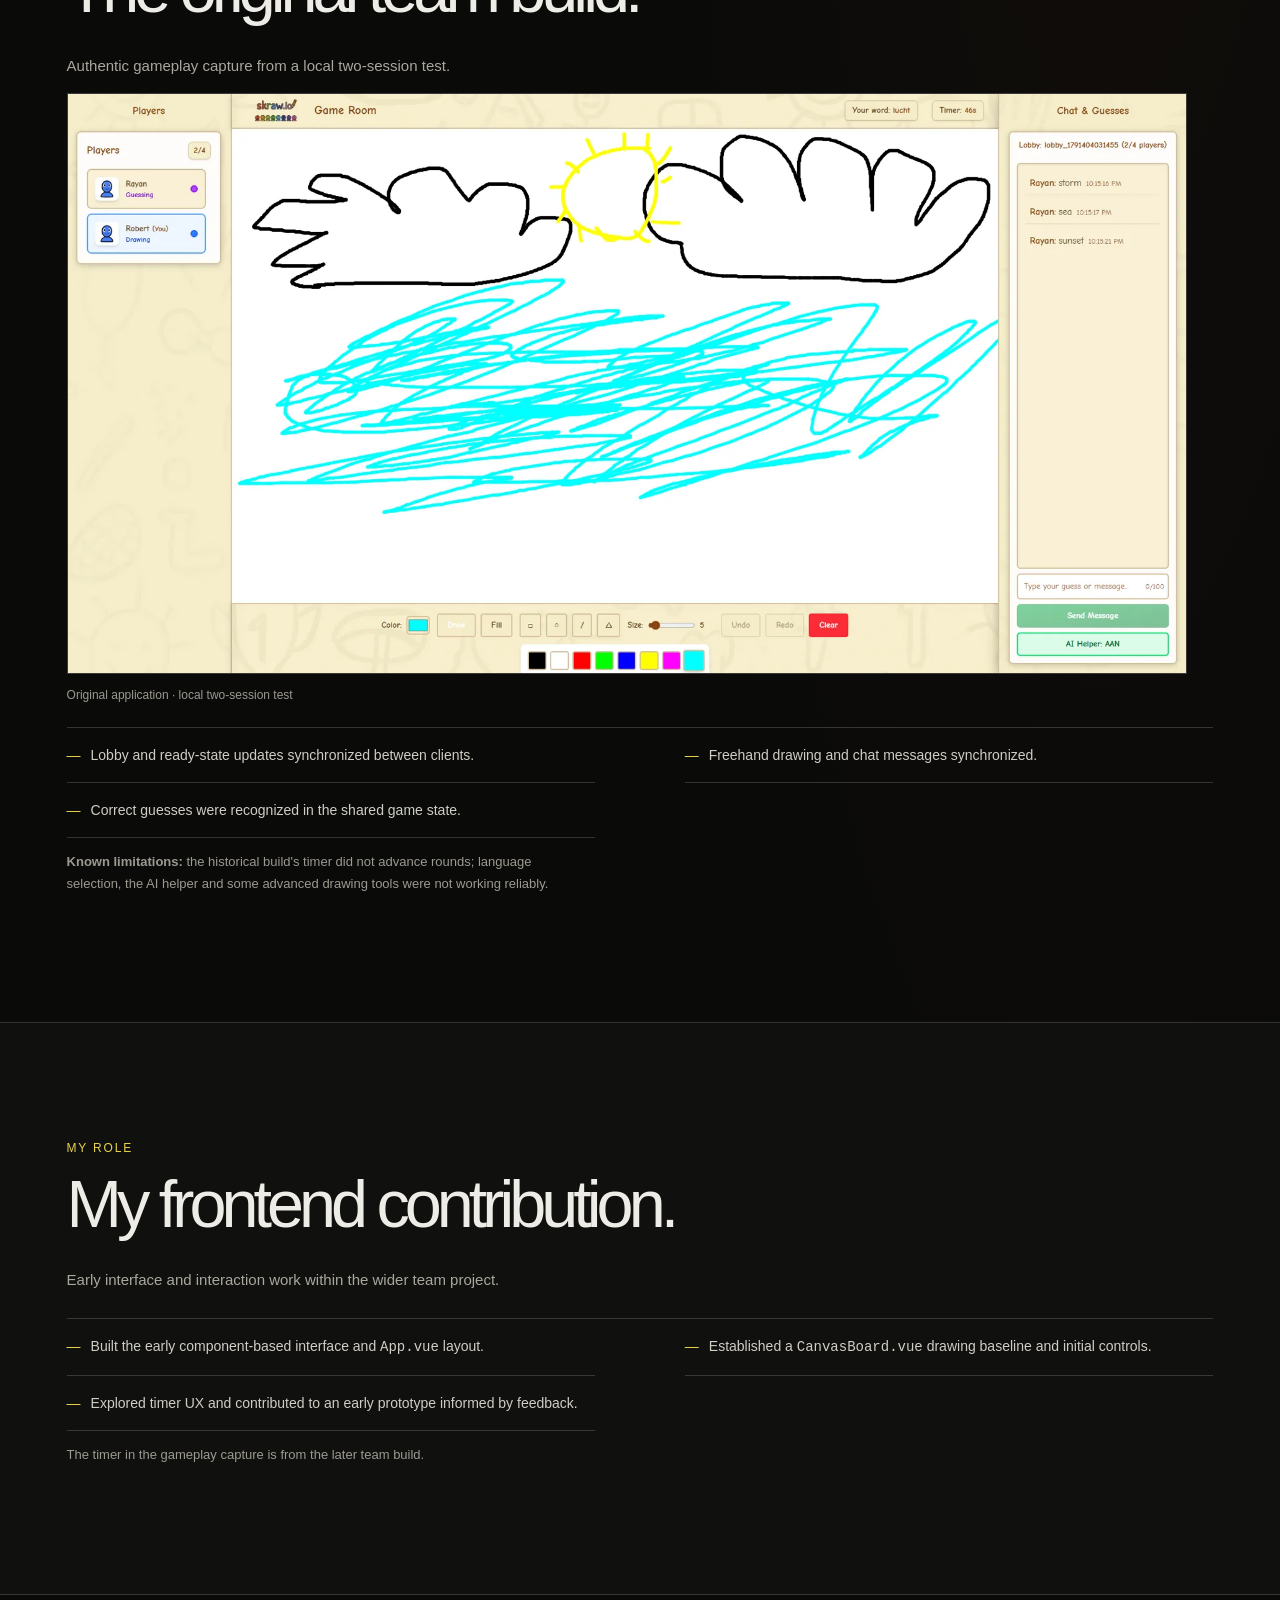
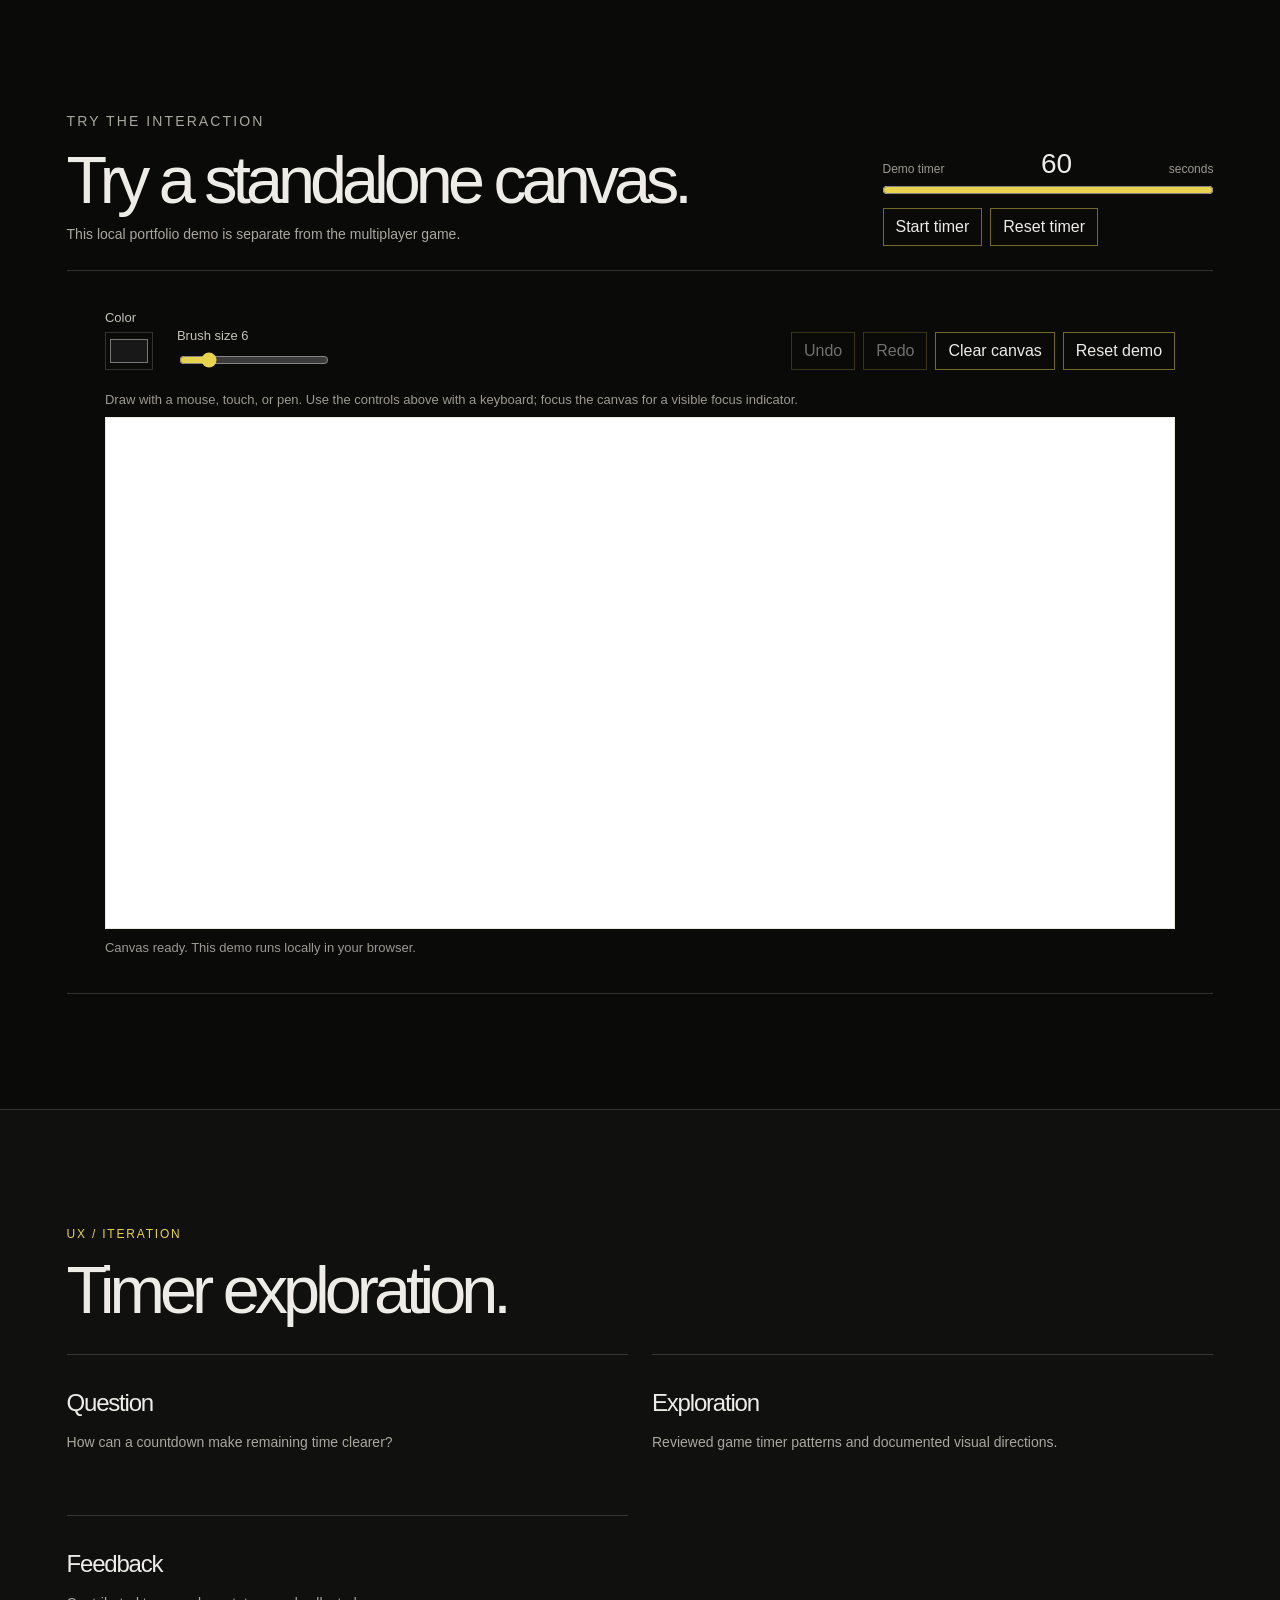
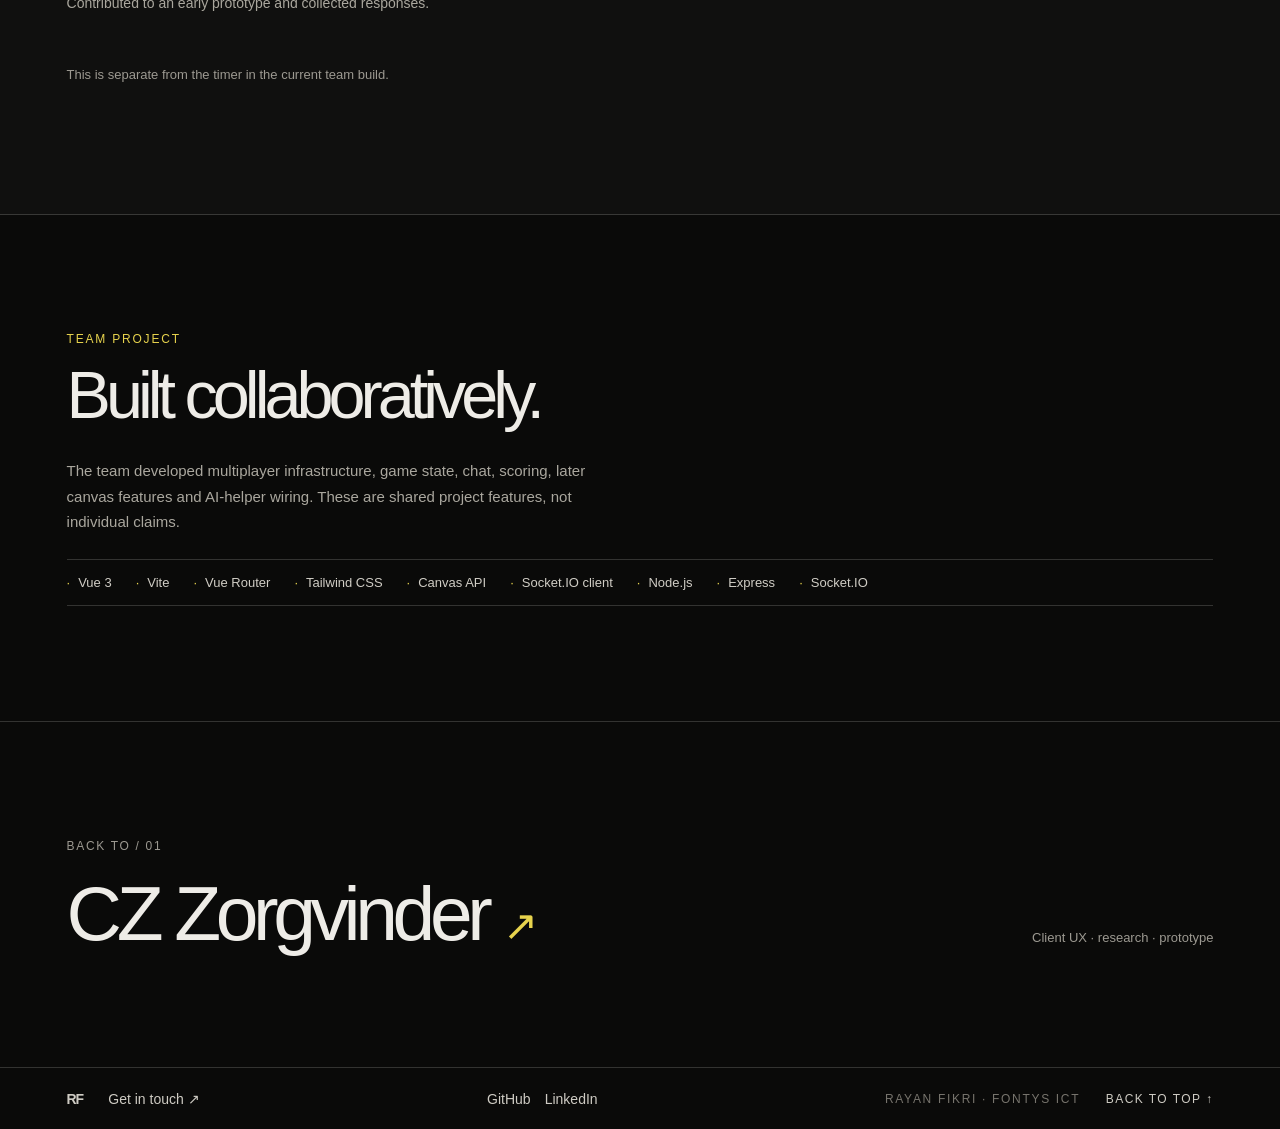
<file: skraw.html>
<!DOCTYPE html>
<html lang="en">
<head>
  <meta charset="UTF-8">
  <meta name="viewport" content="width=device-width, initial-scale=1.0">
  <title>Skraw.io | Frontend Development / Multiplayer Game | Rayan Fikri</title>
  <meta name="description" content="Explore my frontend and UX/UI contribution to Skraw.io, a team-built multiplayer drawing-and-guessing game, and try a standalone canvas interaction.">
  <link rel="canonical" href="https://rayankib.github.io/personal-portfolio-website/skraw.html">
  <link rel="icon" href="assets/favicon.svg" type="image/svg+xml">
  <link rel="icon" href="assets/favicon-32.png" type="image/png" sizes="32x32">
  <link rel="stylesheet" href="css/case-study.css">
  <meta property="og:title" content="Skraw.io | Rayan Fikri">
  <meta property="og:description" content="My early frontend and UX/UI contribution to Skraw.io, a collaborative drawing-and-guessing game, plus a standalone canvas demo.">
  <meta property="og:type" content="article">
  <meta property="og:url" content="https://rayankib.github.io/personal-portfolio-website/skraw.html">
  <meta property="og:image" content="https://rayankib.github.io/personal-portfolio-website/assets/social/portfolio-og.png">
  <meta property="og:image:width" content="1200">
  <meta property="og:image:height" content="630">
  <meta property="og:image:type" content="image/png">
  <meta property="og:image:alt" content="Rayan Fikri — I design interfaces. I build them too. Frontend Development and UX/UI.">
  <meta property="og:site_name" content="Rayan Fikri Portfolio">
  <meta name="twitter:card" content="summary_large_image">
  <meta name="twitter:title" content="Skraw.io | Rayan Fikri">
  <meta name="twitter:description" content="My early frontend and UX/UI contribution to Skraw.io, a collaborative drawing-and-guessing game, plus a standalone canvas demo.">
  <meta name="twitter:image" content="https://rayankib.github.io/personal-portfolio-website/assets/social/portfolio-og.png">
  <meta name="twitter:image:alt" content="Rayan Fikri — I design interfaces. I build them too. Frontend Development and UX/UI.">
</head>
<body class="case-page">
  <header class="case-masthead">
    <a class="case-wordmark" href="index.html" aria-label="Rayan Fikri portfolio">RF</a>
    <nav class="case-navigation" aria-label="Skraw.io case navigation">
      <a href="index.html#work">All work</a>
      <a href="#skraw-gameplay-title">Gameplay</a>
      <a href="#skraw-demo-title">Canvas demo</a>
      <a href="#skraw-contribution-title">My contribution</a>
    </nav>
    <a class="case-back" href="index.html#work">Portfolio <span aria-hidden="true">↗</span></a>
  </header>
  <main class="project-page skraw-page">
    <section class="project-hero skraw-hero" id="project">
      <div class="skraw-hero-copy">
        <p class="section-label">06 / Collaborative project · Frontend</p>
        <h1>Skraw.io</h1>
        <p class="skraw-intro">A team-built drawing-and-guessing game. I contributed to early interface structure, canvas interaction and UX/UI exploration.</p>
        <dl class="project-meta">
          <div><dt>MY FOCUS</dt><dd>Frontend · UX/UI</dd></div>
          <div><dt>TOOLS</dt><dd>Vue · Canvas API</dd></div>
          <div><dt>CONTEXT</dt><dd>Collaborative team project</dd></div>
        </dl>
        <p class="skraw-team-note">Multiplayer infrastructure and later game features were developed collaboratively.</p>
      </div>
      <figure class="skraw-gameplay">
        <img src="assets/projects/skraw/skraw-home-preview.jpg" alt="Skraw.io home screen with its player setup form, character options, and Play button" width="1897" height="979" fetchpriority="high" decoding="async">
        <figcaption>Skraw.io game landing screen</figcaption>
      </figure>
    </section>

    <section class="skraw-section" aria-labelledby="skraw-gameplay-title">
      <p class="section-label">The game</p>
      <h2 id="skraw-gameplay-title">A shared canvas. A hidden word.</h2>
      <p class="skraw-section-intro">The restored build was exercised in two browser sessions to inspect its real multiplayer interface.</p>
      <ol class="skraw-flow">
        <li><span>01</span><h3>Join</h3><p>Players enter a shared lobby.</p></li>
        <li><span>02</span><h3>Draw</h3><p>One player sees the word and draws.</p></li>
        <li><span>03</span><h3>Guess</h3><p>Others respond through chat.</p></li>
      </ol>
    </section>

    <section class="skraw-section" aria-labelledby="skraw-runtime-title">
      <p class="section-label">Runtime validation</p>
      <h2 id="skraw-runtime-title">The original team build.</h2>
      <p class="skraw-section-intro">Authentic gameplay capture from a local two-session test.</p>
      <figure class="skraw-gameplay">
        <img src="assets/projects/skraw/skraw-active-gameplay.webp" alt="Restored Skraw.io multiplayer game with two players, a drawer drawing in several colors, timer, chat guesses, and drawing controls" width="1800" height="932" loading="lazy" decoding="async">
        <figcaption>Original application · local two-session test</figcaption>
      </figure>
      <ul class="skraw-runtime-facts">
        <li>Lobby and ready-state updates synchronized between clients.</li>
        <li>Freehand drawing and chat messages synchronized.</li>
        <li>Correct guesses were recognized in the shared game state.</li>
      </ul>
      <p class="skraw-runtime-note"><strong>Known limitations:</strong> the historical build's timer did not advance rounds; language selection, the AI helper and some advanced drawing tools were not working reliably.</p>
    </section>

    <section class="skraw-section" aria-labelledby="skraw-contribution-title">
      <p class="section-label">My role</p>
      <h2 id="skraw-contribution-title">My frontend contribution.</h2>
      <p class="skraw-section-intro">Early interface and interaction work within the wider team project.</p>
      <ul class="skraw-contribution-list">
        <li>Built the early component-based interface and <code>App.vue</code> layout.</li>
        <li>Established a <code>CanvasBoard.vue</code> drawing baseline and initial controls.</li>
        <li>Explored timer UX and contributed to an early prototype informed by feedback.</li>
      </ul>
      <p class="skraw-accuracy-note">The timer in the gameplay capture is from the later team build.</p>
    </section>

    <section class="skraw-section skraw-demo-section" aria-labelledby="skraw-demo-title">
      <div class="skraw-demo-heading">
        <div>
          <p class="section-label">Try the interaction</p>
          <h2 id="skraw-demo-title">Try a standalone canvas.</h2>
          <p>This local portfolio demo is separate from the multiplayer game.</p>
        </div>
        <div class="skraw-timer" aria-label="Portfolio demo timer">
          <div class="skraw-timer-readout">
            <span>Demo timer</span>
            <output data-demo-time aria-label="Time remaining">60</output>
            <span>seconds</span>
          </div>
          <progress data-demo-progress max="60" value="60" aria-label="Time remaining on the portfolio demo timer"></progress>
          <div class="skraw-timer-actions">
            <button class="skraw-control-button" type="button" data-timer-toggle>Start timer</button>
            <button class="skraw-control-button skraw-control-button--quiet" type="button" data-timer-reset>Reset timer</button>
          </div>
        </div>
      </div>

      <div class="skraw-canvas-demo" data-skraw-demo>
        <div class="skraw-canvas-toolbar" aria-label="Canvas drawing controls">
          <label class="skraw-field">
            <span>Color</span>
            <input type="color" value="#181818" data-canvas-color aria-label="Drawing color">
          </label>
          <label class="skraw-field skraw-brush-field">
            <span>Brush size <output data-brush-value>6</output></span>
            <input type="range" min="1" max="32" value="6" data-brush-size aria-label="Brush size">
          </label>
          <div class="skraw-canvas-actions">
            <button class="skraw-control-button skraw-control-button--quiet" type="button" data-undo disabled>Undo</button>
            <button class="skraw-control-button skraw-control-button--quiet" type="button" data-redo disabled>Redo</button>
            <button class="skraw-control-button" type="button" data-clear>Clear canvas</button>
            <button class="skraw-control-button skraw-control-button--quiet" type="button" data-reset-demo>Reset demo</button>
          </div>
        </div>
        <p class="skraw-canvas-instructions" id="skraw-canvas-instructions">Draw with a mouse, touch, or pen. Use the controls above with a keyboard; focus the canvas for a visible focus indicator.</p>
        <canvas class="skraw-demo-canvas" data-demo-canvas tabindex="0" aria-label="Blank portfolio drawing canvas. Draw with a mouse, touch, or pen." aria-describedby="skraw-canvas-instructions"></canvas>
        <p class="skraw-demo-status" data-demo-status role="status" aria-live="polite">Canvas ready. This demo runs locally in your browser.</p>
      </div>
    </section>

    <section class="skraw-section" aria-labelledby="skraw-timer-title">
      <p class="section-label">UX / iteration</p>
      <h2 id="skraw-timer-title">Timer exploration.</h2>
      <div class="skraw-iteration-grid">
        <article><h3>Question</h3><p>How can a countdown make remaining time clearer?</p></article>
        <article><h3>Exploration</h3><p>Reviewed game timer patterns and documented visual directions.</p></article>
        <article><h3>Feedback</h3><p>Contributed to an early prototype and collected responses.</p></article>
      </div>
      <p class="skraw-accuracy-note">This is separate from the timer in the current team build.</p>
    </section>

    <section class="skraw-section" aria-labelledby="skraw-team-title">
      <p class="section-label">Team project</p>
      <h2 id="skraw-team-title">Built collaboratively.</h2>
      <p class="skraw-section-intro">The team developed multiplayer infrastructure, game state, chat, scoring, later canvas features and AI-helper wiring. These are shared project features, not individual claims.</p>
      <ul class="skraw-stack" aria-label="Project technology">
        <li>Vue 3</li><li>Vite</li><li>Vue Router</li><li>Tailwind CSS</li><li>Canvas API</li><li>Socket.IO client</li>
        <li>Node.js</li><li>Express</li><li>Socket.IO</li>
      </ul>
    </section>

    <nav class="case-next" aria-label="Next featured project">
      <p class="case-next__label">BACK TO / 01</p>
      <a href="cz.html">CZ Zorgvinder <span aria-hidden="true">↗</span></a>
      <p class="case-next__detail">Client UX · research · prototype</p>
    </nav>
  </main>
  <footer class="case-footer">
    <a class="case-wordmark" href="index.html" aria-label="Back to portfolio">RF</a>
    <a href="mailto:r.fikri@student.fontys.nl">Get in touch <span aria-hidden="true">↗</span></a>
    <nav class="case-footer-social" aria-label="Social profiles">
      <a href="https://github.com/Rayankib" target="_blank" rel="noopener noreferrer">GitHub</a>
      <a href="https://www.linkedin.com/in/rayan-fikri-6a5489331/" target="_blank" rel="noopener noreferrer">LinkedIn</a>
    </nav>
    <p>RAYAN FIKRI · FONTYS ICT</p>
    <a href="#project">BACK TO TOP ↑</a>
  </footer>
  <script src="js/skraw-demo.js"></script>
</body>
</html>
</file>
<file: css/homepage-concept.css>
:root {
  color-scheme: dark;
  --ink: #0a0a09;
  --paper: #eeece7;
  --muted: #93918a;
  --rule: rgba(238, 236, 231, 0.17);
  --acid: #e7d34d;
  --gutter: clamp(32px, 5.2vw, 128px);
  --ease: cubic-bezier(0.2, 0.72, 0.18, 1);
}

* {
  box-sizing: border-box;
}

html {
  scroll-behavior: smooth;
  scroll-padding-top: 40px;
}

body {
  margin: 0;
  background:
    radial-gradient(ellipse at 82% 15%, rgba(116, 65, 36, 0.1), transparent 30%),
    var(--ink);
  color: var(--paper);
  font-family: "Helvetica Neue", Helvetica, Arial, sans-serif;
  -webkit-font-smoothing: antialiased;
  text-rendering: optimizeLegibility;
}

body::before {
  position: fixed;
  inset: 0;
  z-index: -1;
  background: linear-gradient(115deg, rgba(255, 255, 255, 0.012), transparent 42%);
  content: "";
  pointer-events: none;
}

a {
  color: inherit;
  text-decoration: none;
}

a:focus-visible,
button:focus-visible {
  outline: 2px solid var(--acid);
  outline-offset: 6px;
}

button {
  font: inherit;
}

.opening {
  position: relative;
  display: flex;
  min-height: min(100svh, 1120px);
  flex-direction: column;
  isolation: isolate;
  padding: 28px var(--gutter) 34px;
  overflow: hidden;
}

.opening::before {
  position: absolute;
  inset: 0;
  z-index: -2;
  background:
    radial-gradient(ellipse at 77% 49%, rgba(192, 112, 63, 0.1), transparent 33%),
    linear-gradient(90deg, var(--ink) 0%, rgba(10, 10, 9, 0.95) 35%, rgba(10, 10, 9, 0.24) 77%, rgba(10, 10, 9, 0.14));
  content: "";
}

.masthead {
  position: relative;
  z-index: 8;
  display: grid;
  grid-template-columns: 1fr auto 1fr;
  align-items: center;
  gap: 30px;
}

.wordmark {
  display: inline-flex;
  width: fit-content;
  align-items: flex-start;
  font-size: 24px;
  font-weight: 750;
  letter-spacing: -0.09em;
}

.navigation {
  display: flex;
  align-items: center;
  gap: clamp(24px, 3.1vw, 58px);
}

.navigation a,
.availability {
  font-size: 14px;
  letter-spacing: 0.015em;
}

.navigation a {
  color: #d3d0c8;
  transition: color 180ms ease;
}

.navigation a:hover {
  color: var(--acid);
}

.availability {
  justify-self: end;
  margin: 0;
  color: #b6b3ab;
  white-space: nowrap;
}

.availability span {
  display: inline-block;
  width: 6px;
  height: 6px;
  margin: 0 9px 1px 0;
  border-radius: 50%;
  background: var(--acid);
}

.availability i {
  padding: 0 4px;
  color: #77746a;
  font-style: normal;
}

.opening-copy {
  position: relative;
  z-index: 4;
  width: min(63vw, 1050px);
  margin-top: clamp(82px, 12vh, 154px);
  pointer-events: none;
}

.identity {
  margin: 0 0 clamp(28px, 3.7vh, 46px);
  color: #b6b3aa;
  font-size: 15px;
  letter-spacing: 0.035em;
}

.identity span {
  padding: 0 9px;
  color: var(--acid);
}

.opening h1 {
  margin: 0;
  font-size: clamp(80px, 5.2vw, 106px);
  font-weight: 530;
  letter-spacing: -0.075em;
  line-height: 0.98;
}

.opening h1 em,
.section-heading h2 em,
.about-content h2 em,
.contact-content h2 em {
  color: #c1beb6;
  font-family: Georgia, "Times New Roman", serif;
  font-weight: 400;
  letter-spacing: -0.075em;
}

.opening-note {
  margin: 26px 0 0;
  color: #9c9991;
  font-size: 14px;
  letter-spacing: 0.01em;
}

.project-stage {
  position: absolute;
  inset: 37% 4.5% 7% 43%;
  z-index: 2;
  perspective: 1300px;
  transform-style: preserve-3d;
  --pointer-x: 0;
  --pointer-y: 0;
}

.project-stage::before {
  position: absolute;
  inset: 8% 2% 5% 10%;
  z-index: -1;
  background: radial-gradient(ellipse, rgba(188, 118, 72, 0.12), transparent 65%);
  content: "";
  filter: blur(28px);
  pointer-events: none;
}

.stage-project {
  position: absolute;
  display: block;
  overflow: hidden;
  border: 1px solid rgba(238, 236, 231, 0.2);
  background: #171715;
  box-shadow: 0 32px 86px rgba(0, 0, 0, 0.62);
  transform-style: preserve-3d;
  transition:
    transform 700ms var(--ease),
    scale 700ms var(--ease),
    filter 700ms var(--ease),
    opacity 700ms var(--ease),
    border-color 400ms ease,
    box-shadow 700ms var(--ease);
  will-change: transform;
}

.stage-project img {
  display: block;
  width: 100%;
  height: 100%;
  object-fit: cover;
  filter: saturate(0.83) brightness(0.8);
  transition: transform 1100ms var(--ease), filter 700ms var(--ease);
}

.stage-project::after {
  position: absolute;
  inset: 0;
  background: linear-gradient(180deg, rgba(5, 5, 5, 0.01) 35%, rgba(5, 5, 5, 0.82) 100%);
  content: "";
  opacity: 0.12;
  transition: opacity 400ms ease;
}

.stage-project--skraw {
  top: 0;
  left: 2%;
  z-index: 1;
  width: 35%;
  height: 34%;
  transform:
    translate3d(calc(var(--pointer-x) * -9px), calc(var(--pointer-y) * -7px), 0)
    rotate(-4deg);
}

.stage-project--fitplanner {
  right: 17%;
  bottom: 1%;
  z-index: 1;
  width: 34%;
  height: 33%;
  transform:
    translate3d(calc(var(--pointer-x) * 10px), calc(var(--pointer-y) * 8px), 0)
    rotate(3deg);
}

.stage-project--cz {
  top: 21%;
  left: 8%;
  z-index: 4;
  width: 59%;
  height: 58%;
  transform:
    translate3d(calc(var(--pointer-x) * -6px), calc(var(--pointer-y) * -4px), 0)
    rotate(-2deg);
}

.stage-project--paradise {
  bottom: 3%;
  left: 3%;
  z-index: 2;
  width: 38%;
  height: 37%;
  transform:
    translate3d(calc(var(--pointer-x) * -10px), calc(var(--pointer-y) * 7px), 0)
    rotate(-5deg);
}

.stage-project--linked {
  top: 2%;
  right: 3%;
  z-index: 2;
  width: 34%;
  height: 46%;
  transform:
    translate3d(calc(var(--pointer-x) * 10px), calc(var(--pointer-y) * -8px), 0)
    rotate(4deg);
}

.stage-project--ov09 {
  right: 0;
  bottom: 5%;
  z-index: 3;
  width: 44%;
  height: 45%;
  transform:
    translate3d(calc(var(--pointer-x) * 7px), calc(var(--pointer-y) * 7px), 0)
    rotate(2deg);
}

.stage-project__info {
  position: absolute;
  right: 22px;
  bottom: 19px;
  left: 22px;
  z-index: 2;
  display: grid;
  grid-template-columns: 1fr auto;
  align-items: end;
  gap: 7px 16px;
  opacity: 0;
  transform: translateY(10px);
  transition: opacity 350ms ease, transform 450ms var(--ease);
}

.stage-project__category {
  grid-column: 1 / -1;
  color: var(--acid);
  font-size: 12px;
  letter-spacing: 0.15em;
}

.stage-project__name {
  font-size: clamp(18px, 1.65vw, 27px);
  letter-spacing: -0.045em;
}

.stage-project__action {
  display: inline-flex;
  align-items: center;
  gap: 10px;
  color: #dedbd4;
  font-size: 14px;
}

.stage-project__action span {
  display: grid;
  width: 29px;
  height: 29px;
  place-items: center;
  border: 1px solid rgba(238, 236, 231, 0.55);
  border-radius: 50%;
  color: var(--acid);
  transition: color 200ms ease, background-color 200ms ease;
}

.stage-project:hover,
.stage-project:focus-visible,
.stage-project.is-current {
  z-index: 6;
  border-color: rgba(231, 211, 77, 0.64);
  box-shadow: 0 45px 110px rgba(0, 0, 0, 0.76);
}

.stage-project:hover img,
.stage-project:focus-visible img,
.stage-project.is-current img {
  filter: saturate(1) brightness(1);
}

.stage-project:hover::after,
.stage-project:focus-visible::after,
.stage-project.is-current::after {
  opacity: 0.7;
}

.stage-project:hover .stage-project__info,
.stage-project:focus-visible .stage-project__info,
.stage-project.is-current .stage-project__info {
  opacity: 1;
  transform: translateY(0);
}

.project-stage:has(.stage-project:hover) .stage-project:not(:hover),
.project-stage:has(.stage-project:focus-visible) .stage-project:not(:focus-visible) {
  filter: saturate(0.62) brightness(0.66);
  opacity: 0.83;
  scale: 0.975;
}

.stage-project:hover,
.stage-project:focus-visible {
  scale: 1.012;
}

.stage-project:hover .stage-project__action span,
.stage-project:focus-visible .stage-project__action span {
  color: var(--ink);
  background: var(--acid);
}

.scroll-cue {
  position: absolute;
  right: var(--gutter);
  bottom: 34px;
  z-index: 7;
  display: inline-flex;
  align-items: center;
  gap: 11px;
  color: #b6b3aa;
  font-size: 12px;
  letter-spacing: 0.12em;
  text-transform: uppercase;
}

.scroll-cue span {
  color: var(--acid);
  font-size: 17px;
}

.work-section,
.about-section,
.contact-section {
  padding-right: var(--gutter);
  padding-left: var(--gutter);
}

.work-section {
  position: relative;
  padding-top: clamp(110px, 14vh, 180px);
}

.section-heading {
  position: relative;
  display: grid;
  grid-template-columns: 1fr minmax(240px, 0.55fr);
  align-items: end;
  gap: 30px;
  margin-bottom: clamp(42px, 5.6vh, 72px);
}

.eyebrow {
  margin: 0;
  color: var(--acid);
  font-size: 12px;
  letter-spacing: 0.17em;
}

.section-heading .eyebrow {
  grid-column: 1 / -1;
}

.section-heading h2,
.about-content h2,
.contact-content h2 {
  margin: 0;
  font-size: clamp(50px, 5vw, 86px);
  font-weight: 500;
  letter-spacing: -0.07em;
  line-height: 0.98;
}

.section-heading__note {
  max-width: 290px;
  justify-self: end;
  margin: 0 0 6px;
  color: var(--muted);
  font-size: 15px;
  line-height: 1.65;
}

.discipline-accordion {
  display: grid;
  height: clamp(550px, 60vh, 650px);
  grid-template-columns: 55fr 22.5fr 22.5fr;
  gap: 12px;
  transition: grid-template-columns 650ms var(--ease);
}

.discipline-accordion[data-active="ux"] {
  grid-template-columns: 55fr 22.5fr 22.5fr;
}

.discipline-accordion[data-active="media"] {
  grid-template-columns: 22.5fr 55fr 22.5fr;
}

.discipline-accordion[data-active="frontend"] {
  grid-template-columns: 22.5fr 22.5fr 55fr;
}

.discipline {
  position: relative;
  display: flex;
  min-width: 0;
  flex-direction: column;
  overflow: hidden;
  border-top: 1px solid rgba(238, 236, 231, 0.32);
  border-bottom: 1px solid rgba(238, 236, 231, 0.15);
  isolation: isolate;
  transition: border-color 350ms ease;
}

.discipline::before,
.discipline::after {
  position: absolute;
  inset: 0;
  z-index: -2;
  background-position: center;
  background-size: cover;
  content: "";
  transition: transform 1000ms var(--ease), opacity 600ms ease;
}

.discipline::after {
  z-index: -1;
  background: linear-gradient(180deg, rgba(8, 8, 7, 0.4), rgba(8, 8, 7, 0.06) 34%, rgba(8, 8, 7, 0.86) 100%);
}

.discipline[data-discipline="frontend"]::before {
  background-image: url("../assets/projects/skraw/skraw-home-preview.jpg");
  background-position: 42% center;
}

.discipline[data-discipline="ux"]::before {
  background-image: url("../assets/projects/cz-zorgvinder/cz-home-preview.jpg");
}

.discipline[data-discipline="media"]::before {
  background-image: url("../assets/projects/digital-paradise/digital-paradise-site-preview.jpg");
}

.discipline:not(.is-selected)::before {
  opacity: 0.7;
}

.discipline.is-selected {
  border-color: rgba(231, 211, 77, 0.7);
}

.discipline.is-selected::before {
  opacity: 0.08;
}

.discipline:hover::before,
.discipline:focus-within::before {
  transform: scale(1.045);
}

.discipline__trigger {
  position: absolute;
  inset: 0;
  z-index: 3;
  display: flex;
  flex-direction: column;
  align-items: flex-start;
  justify-content: space-between;
  padding: clamp(22px, 2.4vw, 42px);
  border: 0;
  color: var(--paper);
  background: transparent;
  cursor: pointer;
  text-align: left;
  text-shadow: 0 2px 24px rgba(0, 0, 0, 0.7);
}

.discipline.is-selected .discipline__trigger {
  position: relative;
  display: grid;
  min-height: 116px;
  grid-template-columns: auto 1fr auto;
  grid-template-rows: auto auto;
  align-items: center;
  justify-content: initial;
  gap: 5px 22px;
  padding: 18px 26px;
  text-shadow: none;
}

.discipline__number {
  color: var(--acid);
  font-size: 12px;
  letter-spacing: 0.12em;
}

.discipline.is-selected .discipline__number {
  grid-row: 1 / 3;
}

.discipline__title {
  align-self: flex-end;
  font-size: clamp(23px, 2.15vw, 36px);
  font-weight: 550;
  letter-spacing: -0.065em;
  line-height: 1.05;
}

.discipline.is-selected .discipline__title {
  grid-column: 2;
  grid-row: 1;
  align-self: end;
  font-size: clamp(24px, 1.9vw, 34px);
  white-space: nowrap;
}

.discipline__caption {
  max-width: 24ch;
  color: rgba(238, 236, 231, 0.8);
  font-size: 14px;
  line-height: 1.5;
}

.discipline.is-selected .discipline__caption {
  grid-column: 2;
  grid-row: 2;
  align-self: start;
  color: var(--muted);
}

.discipline__arrow {
  position: absolute;
  top: clamp(22px, 2.4vw, 42px);
  right: clamp(22px, 2.4vw, 42px);
  display: grid;
  width: 40px;
  height: 40px;
  place-items: center;
  border: 1px solid rgba(238, 236, 231, 0.55);
  border-radius: 50%;
  color: var(--acid);
  font-size: 17px;
  text-shadow: none;
  transition: transform 250ms ease, color 250ms ease, background 250ms ease;
}

.discipline.is-selected .discipline__arrow {
  position: static;
  grid-column: 3;
  grid-row: 1 / 3;
  border-color: rgba(231, 211, 77, 0.5);
}

.discipline:hover:not(.is-selected) .discipline__arrow,
.discipline:focus-within:not(.is-selected) .discipline__arrow {
  color: var(--ink);
  background: var(--acid);
  transform: rotate(45deg);
}

.discipline__content {
  position: absolute;
  inset: 116px 0 0;
  display: block;
  max-height: 0;
  opacity: 0;
  overflow: hidden;
  visibility: hidden;
  transition: opacity 350ms ease, visibility 0s linear 350ms;
}

.discipline.is-selected .discipline__content {
  max-height: none;
  opacity: 1;
  visibility: visible;
  transition-delay: 80ms, 0s;
}

.discipline__projects {
  display: grid;
  width: 100%;
  height: 100%;
  grid-template-columns: repeat(2, minmax(0, 1fr));
  gap: 1px;
  background: rgba(231, 211, 77, 0.27);
}

.work-project {
  position: relative;
  display: flex;
  min-width: 0;
  flex-direction: column;
  justify-content: flex-end;
  overflow: hidden;
  background: #171715;
  isolation: isolate;
}

.work-project::after {
  position: absolute;
  inset: 0;
  z-index: -1;
  background: linear-gradient(180deg, transparent 26%, rgba(8, 8, 7, 0.08) 48%, rgba(8, 8, 7, 0.92) 100%);
  content: "";
}

.work-project > img {
  position: absolute;
  inset: 0;
  z-index: -2;
  width: 100%;
  height: 100%;
  object-fit: cover;
  transition: transform 900ms var(--ease), filter 500ms ease;
}

.work-project:hover > img,
.work-project:focus-visible > img {
  filter: brightness(1.08);
  transform: scale(1.045);
}

.work-project__meta {
  display: grid;
  gap: 9px;
  padding: clamp(20px, 2.2vw, 42px);
}

.work-project__meta > span:first-child {
  color: var(--acid);
  font-size: 12px;
  letter-spacing: 0.14em;
}

.work-project__tags,
.linked-preview__tags {
  display: flex;
  flex-wrap: wrap;
  gap: 6px;
}

.work-project__tag,
.linked-preview__tag {
  display: inline-flex;
  min-height: 23px;
  align-items: center;
  padding: 3px 8px;
  border: 1px solid rgba(238, 236, 231, 0.28);
  border-radius: 999px;
  color: #d3d0c8;
  background: rgba(10, 10, 9, 0.58);
  font-size: 11px;
  letter-spacing: 0.015em;
  line-height: 1.2;
}

.work-project__title {
  font-size: clamp(23px, 2.2vw, 40px);
  letter-spacing: -0.06em;
  line-height: 1.05;
}

.work-project__view {
  display: inline-flex;
  align-items: center;
  gap: 11px;
  color: #d1cec6;
  font-size: 14px;
}

.work-project__view b {
  display: grid;
  width: 30px;
  height: 30px;
  place-items: center;
  border: 1px solid rgba(238, 236, 231, 0.56);
  border-radius: 50%;
  color: var(--acid);
  font-weight: 400;
  transition: color 200ms ease, background 200ms ease;
}

.work-project:hover .work-project__view b,
.work-project:focus-visible .work-project__view b {
  color: var(--ink);
  background: var(--acid);
}

.linked-preview {
  position: relative;
  display: flex;
  min-width: 0;
  flex-direction: column;
  justify-content: flex-end;
  overflow: hidden;
  color: var(--paper);
  background: #10100f;
  isolation: isolate;
}

.linked-preview__image,
.linked-preview__shade {
  position: absolute;
  inset: 0;
  z-index: -2;
  width: 100%;
  height: 100%;
}

.linked-preview__image {
  object-fit: cover;
  object-position: center 18%;
  opacity: 0.73;
  transition: transform 800ms var(--ease), opacity 400ms ease;
}

.linked-preview__shade {
  z-index: -1;
  background:
    linear-gradient(180deg, rgba(10, 10, 9, 0.06) 0%, rgba(10, 10, 9, 0.42) 30%, rgba(10, 10, 9, 0.98) 72%),
    linear-gradient(90deg, rgba(10, 10, 9, 0.2), transparent);
}

.linked-preview:hover .linked-preview__image,
.linked-preview:focus-visible .linked-preview__image {
  opacity: 0.88;
  transform: scale(1.035);
}

.linked-preview__content {
  display: grid;
  gap: 12px;
  padding: clamp(24px, 2.7vw, 52px);
}

.linked-preview__eyebrow,
.linked-preview__status,
.linked-preview__footer {
  font-size: 12px;
  letter-spacing: 0.14em;
}

.linked-preview__eyebrow {
  color: #d8d5cc;
}

.linked-preview__eyebrow span,
.linked-preview__footer span {
  padding: 0 5px;
  color: var(--acid);
}

.linked-preview__status {
  margin: 0;
  color: var(--acid);
}

.linked-preview__title {
  display: block;
  max-width: 17ch;
  margin-top: 9px;
  font-size: clamp(24px, 2.2vw, 38px);
  font-weight: 450;
  letter-spacing: -0.06em;
  line-height: 1.06;
}

.linked-preview__description {
  display: block;
  max-width: 35ch;
  color: #aaa79e;
  font-size: 15px;
  line-height: 1.65;
}

.linked-preview__footer {
  margin-top: 12px;
  color: #c4c0b7;
}

.work-footnote {
  display: flex;
  justify-content: space-between;
  gap: 24px;
  margin: 18px 0 0;
  color: #817e76;
  font-size: 12px;
  letter-spacing: 0.04em;
}

.work-footnote span {
  color: var(--acid);
  letter-spacing: 0.13em;
}

.work-source-links {
  display: flex;
  flex-wrap: wrap;
  align-items: center;
  gap: 8px 18px;
  margin: 18px 0 0;
  color: #817e76;
  font-size: 12px;
  line-height: 1.6;
}

.work-source-links a {
  color: #d1cec6;
  text-decoration: underline;
  text-decoration-color: rgba(238, 236, 231, 0.35);
  text-underline-offset: 4px;
  transition: color 180ms ease;
}

.work-source-links a:hover {
  color: var(--acid);
}

.work-source-links a span {
  color: var(--acid);
  text-decoration: none;
}

.about-section {
  display: grid;
  grid-template-columns: 1fr 2.4fr;
  gap: 9vw;
  padding-top: clamp(140px, 20vh, 250px);
  padding-bottom: clamp(130px, 18vh, 220px);
  border-bottom: 1px solid var(--rule);
}

.about-section > .eyebrow,
.contact-section > .eyebrow {
  padding-top: 10px;
}

.about-content {
  display: grid;
  grid-template-columns: 1.05fr 0.8fr;
  align-items: start;
  gap: 36px 8vw;
}

.about-content h2 {
  font-size: clamp(48px, 4.6vw, 78px);
}

.about-content > div {
  padding-top: 5px;
}

.about-content > div p {
  margin: 0 0 15px;
  color: #b0ada5;
  font-size: 16px;
  line-height: 1.8;
}

.about-skills {
  display: flex;
  flex-wrap: wrap;
  gap: 10px 18px;
  margin: 24px 0 0;
  padding: 0;
  color: #d3d0c8;
  font-size: 14px;
  line-height: 1.6;
  list-style: none;
}

.about-skills li::before {
  margin-right: 8px;
  color: var(--acid);
  content: "\2014";
}

.about-index {
  grid-column: 2;
  margin: 0;
  color: #7f7c74;
  font-size: 12px;
  letter-spacing: 0.13em;
}

.about-index span {
  padding: 0 6px;
  color: var(--acid);
}

.contact-section {
  padding-top: clamp(110px, 15vh, 180px);
  padding-bottom: 30px;
}

.contact-content {
  display: flex;
  align-items: end;
  justify-content: space-between;
  gap: 48px;
  padding: 50px 0 clamp(110px, 14vh, 165px);
}

.contact-intro {
  max-width: 760px;
}

.contact-intro > p {
  max-width: 660px;
  margin: 24px 0 0;
  color: #b0ada5;
  font-size: 16px;
  line-height: 1.8;
}

.contact-content h2 {
  font-size: clamp(58px, 6.2vw, 106px);
}

.contact-links {
  display: flex;
  min-width: 290px;
  flex-direction: column;
  border-top: 1px solid var(--rule);
}

.contact-links a {
  display: flex;
  align-items: center;
  justify-content: space-between;
  gap: 24px;
  padding: 17px 0;
  border-bottom: 1px solid var(--rule);
  color: #cbc8c0;
  font-size: 15px;
  transition: color 180ms ease;
}

.contact-links a:hover {
  color: var(--acid);
}

.contact-links span {
  color: var(--acid);
}

.footer-line {
  display: grid;
  grid-template-columns: 1fr 1fr 1fr;
  align-items: center;
  padding-top: 20px;
  border-top: 1px solid var(--rule);
}

.footer-line .wordmark {
  font-size: 19px;
}

.footer-line p,
.footer-line > a:last-child {
  margin: 0;
  color: #817e76;
  font-size: 12px;
  letter-spacing: 0.14em;
}

.footer-line p {
  justify-self: center;
}

.footer-line > a:last-child {
  justify-self: end;
  transition: color 180ms ease;
}

.footer-line > a:last-child:hover {
  color: var(--acid);
}

.visually-hidden {
  position: absolute;
  width: 1px;
  height: 1px;
  padding: 0;
  overflow: hidden;
  clip: rect(0, 0, 0, 0);
  white-space: nowrap;
  border: 0;
}

[data-reveal] {
  opacity: 0;
  transform: translateY(24px);
  transition: opacity 700ms ease, transform 850ms var(--ease);
}

[data-reveal].is-visible {
  opacity: 1;
  transform: translateY(0);
}

@media (prefers-reduced-motion: reduce) {
  html {
    scroll-behavior: auto;
  }

  *,
  *::before,
  *::after {
    scroll-behavior: auto !important;
    transition-duration: 0.01ms !important;
    animation-duration: 0.01ms !important;
    animation-iteration-count: 1 !important;
  }

  .stage-project {
    transform: none !important;
    will-change: auto;
  }

  [data-reveal],
  [data-reveal].is-visible {
    opacity: 1;
    transform: none;
  }
}

@media (max-width: 900px) {
  .opening {
    min-height: 820px;
  }

  .opening-copy {
    width: min(74vw, 760px);
  }

  .opening h1 {
    font-size: clamp(62px, 8vw, 88px);
  }

  .project-stage {
    inset: 42% 3% 7% 32%;
  }

  .discipline-accordion,
  .discipline-accordion[data-active="ux"],
  .discipline-accordion[data-active="media"],
  .discipline-accordion[data-active="frontend"] {
    grid-template-columns: 1fr 1fr 1fr;
  }

  .discipline.is-selected .discipline__trigger {
    grid-template-columns: auto 1fr auto;
    gap: 5px 12px;
    padding-right: 14px;
    padding-left: 14px;
  }

  .discipline.is-selected .discipline__title {
    font-size: clamp(21px, 2.5vw, 28px);
  }

  .discipline__projects {
    grid-template-columns: 1fr;
    grid-template-rows: 1fr 1fr;
  }
}

@media (max-width: 600px) {
  :root {
    --gutter: 22px;
  }

  html {
    scroll-padding-top: 20px;
  }

  .opening {
    min-height: 0;
    padding: 20px var(--gutter) 26px;
  }

  .masthead {
    grid-template-columns: auto 1fr;
    gap: 16px;
  }

  .navigation {
    justify-self: end;
    gap: 17px;
  }

  .navigation a {
    font-size: 13px;
  }

  .availability {
    grid-column: 1 / -1;
    justify-self: start;
    font-size: 12px;
    line-height: 1.5;
    white-space: normal;
  }

  .opening-copy {
    width: 100%;
    margin-top: 68px;
  }

  .identity {
    margin-bottom: 24px;
    font-size: 12px;
  }

  .opening h1 {
    font-size: clamp(48px, 12.4vw, 72px);
    letter-spacing: -0.08em;
  }

  .opening-note {
    margin-top: 18px;
    font-size: 13px;
  }

  .project-stage {
    position: relative;
    inset: auto;
    display: grid;
    grid-template-columns: repeat(2, minmax(0, 1fr));
    gap: 10px;
    margin-top: 36px;
    perspective: none;
    transform-style: flat;
  }

  .stage-project,
  .stage-project--skraw,
  .stage-project--fitplanner,
  .stage-project--cz,
  .stage-project--paradise,
  .stage-project--linked,
  .stage-project--ov09 {
    position: relative;
    inset: auto;
    width: auto;
    height: auto;
    min-width: 0;
    aspect-ratio: 1.25;
    transform: none;
    will-change: auto;
  }

  .stage-project__info {
    right: 10px;
    bottom: 10px;
    left: 10px;
    gap: 5px;
  }

  .stage-project__category {
    font-size: 12px;
    letter-spacing: 0.055em;
    line-height: 1.35;
  }

  .stage-project__name {
    font-size: 16px;
  }

  .stage-project__action {
    gap: 4px;
    font-size: 12px;
  }

  .stage-project__action span {
    width: 23px;
    height: 23px;
  }

  .scroll-cue {
    position: static;
    align-self: flex-end;
    margin-top: 24px;
    font-size: 12px;
  }

  .work-section,
  .about-section,
  .contact-section {
    padding-right: var(--gutter);
    padding-left: var(--gutter);
  }

  .work-section {
    padding-top: 84px;
  }

  .section-heading {
    grid-template-columns: 1fr;
    gap: 18px;
    margin-bottom: 32px;
  }

  .section-heading h2 {
    font-size: clamp(42px, 11vw, 58px);
  }

  .section-heading__note {
    justify-self: start;
  }

  .discipline-accordion,
  .discipline-accordion[data-active="ux"],
  .discipline-accordion[data-active="media"],
  .discipline-accordion[data-active="frontend"] {
    display: flex;
    height: auto;
    flex-direction: column;
    gap: 10px;
  }

  .discipline {
    min-height: 76px;
    flex: none;
  }

  .discipline.is-selected {
    height: 500px;
    min-height: 0;
  }

  .discipline__trigger {
    padding: 15px 18px;
  }

  .discipline.is-selected .discipline__trigger {
    min-height: 82px;
    grid-template-columns: auto 1fr auto;
    gap: 4px 12px;
    padding: 12px 16px;
  }

  .discipline__title,
  .discipline.is-selected .discipline__title {
    font-size: 22px;
    white-space: normal;
  }

  .discipline__caption {
    max-width: 22ch;
    font-size: 12px;
  }

  .discipline__arrow {
    top: 17px;
    right: 17px;
    width: 32px;
    height: 32px;
  }

  .discipline.is-selected .discipline__arrow {
    width: 32px;
    height: 32px;
  }

  .discipline__content {
    inset: 82px 0 0;
  }

  .discipline__projects {
    grid-template-columns: 1fr;
    grid-template-rows: repeat(2, minmax(0, 1fr));
  }

  .work-project__meta,
  .linked-preview__content {
    padding: 18px;
  }

  .work-project__meta > span:first-child,
  .linked-preview__eyebrow,
  .linked-preview__status,
  .linked-preview__footer {
    font-size: 10px;
  }

  .work-project__title,
  .linked-preview__title {
    font-size: 24px;
  }

  .work-footnote {
    font-size: 10px;
  }

  .work-source-links {
    gap: 8px 14px;
    font-size: 11px;
  }

  .about-section {
    grid-template-columns: 1fr;
    gap: 30px;
    padding-top: 90px;
    padding-bottom: 90px;
  }

  .about-content {
    grid-template-columns: 1fr;
    gap: 24px;
  }

  .about-content h2 {
    font-size: 44px;
  }

  .about-index {
    grid-column: 1;
  }

  .contact-section {
    padding-top: 80px;
  }

  .contact-content {
    flex-direction: column;
    align-items: stretch;
    gap: 34px;
    padding: 34px 0 70px;
  }

  .contact-content h2 {
    font-size: 52px;
  }

  .contact-links {
    min-width: 0;
  }

  .footer-line {
    grid-template-columns: auto 1fr;
    gap: 16px;
  }

  .footer-line p {
    display: none;
  }
}
</file>
<file: css/case-study.css>
:root {
  color-scheme: dark;
  --ink: #0a0a09;
  --paper: #eeece7;
  --muted: #9c9991;
  --rule: rgba(238, 236, 231, 0.18);
  --acid: #e7d34d;
  --gutter: clamp(24px, 5.2vw, 128px);
}

* {
  box-sizing: border-box;
}

html {
  scroll-behavior: smooth;
  scroll-padding-top: 40px;
}

body.case-page {
  margin: 0;
  background:
    radial-gradient(ellipse at 86% 14%, rgba(116, 65, 36, 0.08), transparent 31%),
    var(--ink);
  color: var(--paper);
  font-family: "Helvetica Neue", Helvetica, Arial, sans-serif;
  -webkit-font-smoothing: antialiased;
  text-rendering: optimizeLegibility;
}

.case-page a {
  color: inherit;
  text-decoration: none;
}

.case-page a:focus-visible,
.case-page button:focus-visible,
.case-page summary:focus-visible,
.case-page input:focus-visible {
  outline: 2px solid var(--acid);
  outline-offset: 5px;
}

.case-page button {
  color: inherit;
  font: inherit;
}

.case-masthead {
  display: grid;
  min-height: 78px;
  grid-template-columns: 1fr auto 1fr;
  align-items: center;
  gap: 30px;
  padding: 20px var(--gutter);
}

.case-wordmark {
  width: fit-content;
  font-size: 24px;
  font-weight: 750;
  letter-spacing: -0.09em;
}

.case-navigation {
  display: flex;
  flex-wrap: wrap;
  align-items: center;
  justify-content: center;
  gap: clamp(18px, 3vw, 50px);
}

.case-navigation a,
.case-back,
.case-footer a {
  color: #cecbc3;
  font-size: 14px;
  transition: color 180ms ease;
}

.case-navigation a:hover,
.case-back:hover,
.case-footer a:hover,
.case-next a:hover {
  color: var(--acid);
}

.case-back {
  justify-self: end;
}

.case-page .project-case {
  width: 100%;
}

.project-hero {
  display: grid;
  min-height: min(78svh, 920px);
  grid-template-columns: minmax(0, 1fr) minmax(340px, 0.92fr);
  align-items: center;
  gap: clamp(40px, 7vw, 120px);
  padding: 42px var(--gutter) clamp(90px, 12vh, 150px);
  border-bottom: 1px solid var(--rule);
}

.project-hero__copy {
  max-width: 760px;
}

.case-kicker,
.project-meta dt,
.project-meta dd,
.case-caption,
.case-footer p,
.case-next__label {
  font-size: 12px;
  letter-spacing: 0.14em;
  line-height: 1.5;
}

.case-kicker,
.case-caption,
.case-next__label {
  color: var(--muted);
}

.case-kicker {
  margin: 0;
}

.project-hero h1 {
  margin: 30px 0 24px -0.065em;
  font-size: clamp(76px, 10.2vw, 164px);
  font-weight: 540;
  letter-spacing: -0.09em;
  line-height: 0.86;
}

.project-hero__lede {
  max-width: 54ch;
  margin: 0;
  color: #c9c6be;
  font-size: clamp(17px, 1.5vw, 22px);
  line-height: 1.65;
}

.project-meta {
  display: flex;
  flex-wrap: wrap;
  gap: 12px 30px;
  margin: 34px 0 0;
}

.project-meta div {
  min-width: 112px;
}

.project-meta dt {
  color: var(--muted);
}

.project-meta dd {
  margin: 5px 0 0;
  color: #ddd9d1;
  font-size: 13px;
  letter-spacing: 0.02em;
}

.project-hero__media {
  width: 100%;
  margin: 0;
}

.project-hero__media img {
  display: block;
  width: 100%;
  max-height: min(64vh, 680px);
  object-fit: cover;
  box-shadow: 0 32px 90px rgba(0, 0, 0, 0.48);
}

.case-caption {
  display: flex;
  justify-content: space-between;
  gap: 18px;
  margin: 13px 0 0;
  font-size: 11px;
  letter-spacing: 0.09em;
}

.case-caption span:last-child {
  color: var(--acid);
}

.case-section {
  padding: clamp(78px, 11vw, 150px) var(--gutter);
  border-bottom: 1px solid var(--rule);
}

.case-section--shade {
  background: #10100f;
}

.case-section__heading {
  display: grid;
  grid-template-columns: minmax(0, 1fr) minmax(230px, 0.48fr);
  align-items: end;
  gap: 28px 8vw;
  margin-bottom: clamp(34px, 5.5vw, 72px);
}

.case-section__heading .case-kicker {
  grid-column: 1 / -1;
}

.case-section__heading h2,
.case-section h2.case-heading {
  max-width: 17ch;
  margin: 0;
  font-size: clamp(42px, 5.2vw, 82px);
  font-weight: 500;
  letter-spacing: -0.075em;
  line-height: 0.98;
}

.case-section__aside {
  max-width: 48ch;
  justify-self: end;
  margin: 0 0 5px;
  color: #aaa79e;
  font-size: 15px;
  line-height: 1.7;
}

.case-gallery {
  display: grid;
  grid-template-columns: repeat(2, minmax(0, 1fr));
  gap: clamp(20px, 3vw, 48px);
}

.case-figure {
  min-width: 0;
  margin: 0;
}

.case-figure img,
.case-figure video {
  display: block;
  width: 100%;
  height: auto;
  background: #121211;
}

.case-figure--wide {
  grid-column: 1 / -1;
}

.case-figure--wide img {
  max-height: 78vh;
  object-fit: cover;
}

.case-grid-copy {
  display: grid;
  grid-template-columns: repeat(3, minmax(0, 1fr));
  border-top: 1px solid var(--rule);
  border-bottom: 1px solid var(--rule);
}

.case-grid-copy article {
  padding: 24px clamp(18px, 2.8vw, 42px) 28px 0;
}

.case-grid-copy article + article {
  padding-left: clamp(18px, 2.8vw, 42px);
  border-left: 1px solid var(--rule);
}

.case-grid-copy h3 {
  margin: 0 0 12px;
  font-size: clamp(21px, 2.1vw, 32px);
  font-weight: 500;
  letter-spacing: -0.05em;
}

.case-grid-copy p,
.case-copy {
  margin: 0;
  color: #aaa79e;
  font-size: 15px;
  line-height: 1.75;
}

.case-copy + .case-copy {
  margin-top: 12px;
}

.case-points {
  display: grid;
  grid-template-columns: repeat(2, minmax(0, 1fr));
  gap: 0 7vw;
  margin: 0;
  padding: 0;
  border-top: 1px solid var(--rule);
  list-style: none;
}

.case-points li {
  padding: 17px 0;
  border-bottom: 1px solid var(--rule);
  color: #d0cdc5;
  font-size: 15px;
  line-height: 1.6;
}

.case-points li::before {
  margin-right: 12px;
  color: var(--acid);
  content: "—";
}

.case-link {
  display: inline-flex;
  align-items: center;
  gap: 12px;
  margin-top: 23px;
  padding-bottom: 8px;
  border-bottom: 1px solid rgba(238, 236, 231, 0.38);
  color: #d8d5cc;
  font-size: 14px;
}

.case-link span {
  color: var(--acid);
}

.case-next {
  display: grid;
  grid-template-columns: 1fr auto;
  align-items: end;
  gap: 20px;
  padding: clamp(70px, 9vw, 120px) var(--gutter);
  border-bottom: 1px solid var(--rule);
}

.case-next__label {
  grid-column: 1 / -1;
  margin: 0;
}

.case-next a {
  font-size: clamp(34px, 6vw, 84px);
  letter-spacing: -0.07em;
  line-height: 1;
  transition: color 180ms ease;
}

.case-next a span {
  color: var(--acid);
  font-size: 0.55em;
}

.case-next__detail {
  margin: 0 0 7px;
  color: var(--muted);
  font-size: 13px;
}

.case-footer {
  display: grid;
  grid-template-columns: auto auto 1fr auto auto;
  align-items: center;
  gap: clamp(14px, 2vw, 28px);
  padding: 22px var(--gutter);
}

.case-footer-social {
  display: flex;
  flex-wrap: wrap;
  gap: 14px;
  justify-self: center;
}

.case-footer-social a {
  color: #cecbc3;
  font-size: 14px;
  transition: color 180ms ease;
}

.case-footer-social a:hover {
  color: var(--acid);
}

.case-footer p {
  justify-self: center;
  margin: 0;
  color: #77746d;
}

.case-footer > a:last-child {
  justify-self: end;
  font-size: 12px;
  letter-spacing: 0.12em;
}

.case-status {
  color: var(--acid) !important;
}

.case-status::before {
  display: inline-block;
  width: 7px;
  height: 7px;
  margin-right: 9px;
  border-radius: 50%;
  background: var(--acid);
  content: "";
}

.prototype-tablist {
  display: flex;
  flex-wrap: wrap;
  gap: 8px;
  margin-bottom: 30px;
  border-bottom: 1px solid var(--rule);
}

.prototype-tab {
  min-height: 48px;
  padding: 0 18px;
  border: 0;
  border-bottom: 2px solid transparent;
  color: var(--muted);
  background: transparent;
  cursor: pointer;
}

.prototype-tab[aria-selected="true"] {
  border-color: var(--acid);
  color: var(--paper);
}

.prototype-tab span {
  margin-left: 8px;
}

.prototype-panel[hidden] {
  display: none;
}

.prototype-panel-heading {
  max-width: 700px;
  margin-bottom: 30px;
}

.prototype-panel-heading .case-kicker {
  color: var(--acid);
}

.prototype-panel-heading h3 {
  margin: 13px 0 9px;
  font-size: clamp(25px, 3vw, 42px);
  font-weight: 500;
  letter-spacing: -0.055em;
}

.prototype-panel-heading p:last-child {
  margin: 0;
  color: #aaa79e;
  font-size: 14px;
  line-height: 1.65;
}

.prototype-image-grid {
  display: grid;
  grid-template-columns: repeat(2, minmax(0, 1fr));
  gap: 24px;
}

.prototype-figure {
  min-width: 0;
  margin: 0;
}

.prototype-image-button {
  display: block;
  width: 100%;
  padding: 0;
  overflow: hidden;
  border: 1px solid var(--rule);
  background: #111;
  cursor: zoom-in;
}

.prototype-image-button img {
  display: block;
  width: 100%;
  max-height: 70vh;
  object-fit: contain;
  transition: transform 450ms ease;
}

.prototype-image-button:hover img {
  transform: scale(1.015);
}

.prototype-figure figcaption {
  margin-top: 11px;
  color: var(--muted);
  font-size: 12px;
  line-height: 1.5;
}

.prototype-media-note,
.case-note {
  margin: 24px 0 0;
  color: var(--muted);
  font-size: 13px;
  line-height: 1.65;
}

.prototype-dialog {
  width: min(92vw, 1400px);
  max-width: none;
  max-height: 92vh;
  padding: 16px;
  border: 1px solid var(--rule);
  color: var(--paper);
  background: #10100f;
}

.prototype-dialog::backdrop {
  background: rgba(0, 0, 0, 0.88);
}

.prototype-dialog form {
  display: flex;
  justify-content: end;
}

.prototype-dialog-close {
  padding: 8px 12px;
  border: 1px solid var(--rule);
  background: transparent;
  cursor: pointer;
}

.prototype-dialog-image {
  display: block;
  max-width: 100%;
  max-height: calc(92vh - 68px);
  margin: 12px auto 0;
  object-fit: contain;
}

.skraw-canvas-demo {
  padding: clamp(20px, 3vw, 42px);
  border-top: 1px solid var(--rule);
  border-bottom: 1px solid var(--rule);
}

.skraw-demo-heading {
  display: grid;
  grid-template-columns: 1fr minmax(220px, 0.42fr);
  align-items: end;
  gap: 28px;
  margin-bottom: 24px;
}

.skraw-demo-heading h2 {
  margin: 0 0 10px;
  font-size: clamp(28px, 3vw, 44px);
  font-weight: 500;
  letter-spacing: -0.06em;
}

.skraw-demo-heading p {
  max-width: 54ch;
  margin: 0;
  color: #aaa79e;
  font-size: 14px;
  line-height: 1.65;
}

.skraw-timer-readout {
  display: flex;
  align-items: baseline;
  justify-content: space-between;
  gap: 10px;
  color: var(--muted);
  font-size: 12px;
}

.skraw-timer-readout output {
  color: var(--paper);
  font-size: 28px;
}

.skraw-timer progress {
  width: 100%;
  accent-color: var(--acid);
}

.skraw-timer-actions,
.skraw-canvas-actions {
  display: flex;
  flex-wrap: wrap;
  gap: 8px;
  margin-top: 10px;
}

.skraw-control-button {
  min-height: 38px;
  padding: 7px 12px;
  border: 1px solid rgba(231, 211, 77, 0.48);
  color: var(--paper);
  background: transparent;
  cursor: pointer;
}

.skraw-control-button:hover:not(:disabled) {
  color: var(--ink);
  background: var(--acid);
}

.skraw-control-button:disabled {
  opacity: 0.45;
  cursor: not-allowed;
}

.skraw-canvas-toolbar {
  display: flex;
  flex-wrap: wrap;
  align-items: end;
  gap: 18px 24px;
}

.skraw-field {
  display: grid;
  gap: 7px;
  color: #c5c2ba;
  font-size: 13px;
}

.skraw-field input[type="color"] {
  width: 48px;
  height: 38px;
  padding: 2px;
  border: 1px solid var(--rule);
  background: transparent;
}

.skraw-brush-field input {
  width: 150px;
  accent-color: var(--acid);
}

.skraw-canvas-actions {
  margin: 0 0 0 auto;
}

.skraw-canvas-instructions {
  margin: 22px 0 10px;
  color: var(--muted);
  font-size: 13px;
}

.skraw-demo-canvas {
  display: block;
  width: 100%;
  height: clamp(260px, 40vw, 520px);
  touch-action: none;
  border: 1px solid var(--rule);
  background: #e9e6de;
  cursor: crosshair;
}

.skraw-demo-status {
  margin: 11px 0 0;
  color: var(--muted);
  font-size: 13px;
}

.case-page .case-masthead,
.case-page .case-footer {
  position: relative;
  z-index: 4;
}

.project-page {
  width: 100%;
  overflow: clip;
}

.project-page > section,
.project-page > figure {
  min-width: 0;
}

.project-page .section-label {
  margin: 0 0 15px;
  color: var(--acid);
  font-size: 12px;
  letter-spacing: 0.15em;
  line-height: 1.5;
  text-transform: uppercase;
}

.project-page .project-hero {
  position: relative;
}

.project-page .project-hero h1 {
  max-width: 12ch;
}

.project-page .project-hero p:not(.section-label) {
  max-width: 58ch;
  color: #bdbab2;
  font-size: 16px;
  line-height: 1.7;
}

.project-page .project-hero .section-label {
  color: var(--acid);
}

.project-page .project-hero figure {
  min-width: 0;
  margin: 0;
}

.project-page .project-hero img,
.project-page .dp-process-visual img,
.project-page .dp-brand-visual img,
.project-page .ov09-still img,
.project-page .skraw-gameplay img {
  display: block;
  width: 100%;
  height: auto;
  border: 1px solid var(--rule);
  background: #121211;
}

.project-page figcaption {
  margin-top: 12px;
  color: var(--muted);
  font-size: 12px;
  line-height: 1.55;
}

.project-page .cz-hero {
  grid-template-columns: minmax(0, 0.85fr) minmax(380px, 1fr);
}

.project-page .cz-hero h1 {
  font-size: clamp(72px, 9.5vw, 144px);
}

.project-page .cz-hero-media img {
  max-height: 64vh;
  object-fit: cover;
  object-position: top;
}

.project-page .cz-disclaimer {
  margin-top: 18px;
  color: var(--muted) !important;
  font-size: 13px !important;
}

.project-page .cz-section,
.project-page .dp-section,
.project-page .ov09-section,
.project-page .skraw-section,
.project-page .cz-publication-note,
.project-page .dp-team-note {
  padding: clamp(68px, 9vw, 120px) var(--gutter);
  border-bottom: 1px solid var(--rule);
}

.project-page .cz-section:nth-of-type(even),
.project-page .dp-section:nth-of-type(even),
.project-page .ov09-section:nth-of-type(even),
.project-page .skraw-section:nth-of-type(even) {
  background: #10100f;
}

.project-page .cz-section h2,
.project-page .dp-section h2,
.project-page .ov09-section h2,
.project-page .skraw-section h2,
.project-page .cz-publication-note h2,
.project-page .dp-team-note h2 {
  max-width: 17ch;
  margin: 0 0 30px;
  font-size: clamp(42px, 5.2vw, 82px);
  font-weight: 500;
  letter-spacing: -0.075em;
  line-height: 0.98;
}

.project-page .cz-section-intro,
.project-page .dp-section-copy,
.project-page .dp-contribution-copy,
.project-page .dp-team-note p,
.project-page .ov09-section-intro,
.project-page .skraw-section-intro,
.project-page .skraw-team-note,
.project-page .cz-feedback-note,
.project-page .cz-team-credit,
.project-page .cz-publication-note p {
  max-width: 68ch;
  color: #aaa79e;
  font-size: 15px;
  line-height: 1.7;
}

.project-page .cz-problem-list,
.project-page .skraw-contribution-list,
.project-page .skraw-runtime-facts {
  display: grid;
  grid-template-columns: repeat(2, minmax(0, 1fr));
  gap: 0 7vw;
  margin: 26px 0 0;
  padding: 0;
  border-top: 1px solid var(--rule);
  list-style: none;
}

.project-page .cz-problem-list li,
.project-page .skraw-contribution-list li,
.project-page .skraw-runtime-facts li {
  padding: 16px 0;
  border-bottom: 1px solid var(--rule);
  color: #d0cdc5;
  font-size: 14px;
  line-height: 1.6;
}

.project-page .cz-problem-list li::before,
.project-page .skraw-contribution-list li::before,
.project-page .skraw-runtime-facts li::before {
  margin-right: 10px;
  color: var(--acid);
  content: "—";
}

.project-page .skraw-flow {
  display: grid;
  grid-template-columns: repeat(3, minmax(0, 1fr));
  gap: 20px;
  margin: 30px 0 0;
  padding: 0;
  list-style: none;
}

.project-page .skraw-flow li {
  padding: 20px 0;
  border-top: 1px solid var(--rule);
}

.project-page .skraw-flow li > span {
  color: var(--acid);
  font-size: 12px;
  letter-spacing: 0.13em;
}

.project-page .skraw-flow h3 {
  margin: 12px 0 6px;
  font-size: 21px;
  font-weight: 500;
}

.project-page .skraw-flow p {
  margin: 0;
  color: #aaa79e;
  font-size: 14px;
  line-height: 1.6;
}

.project-page .prototype-tablist {
  margin-top: 30px;
}

.project-page .prototype-panel-heading h3 {
  margin: 8px 0;
  font-size: clamp(24px, 3vw, 40px);
  font-weight: 500;
  letter-spacing: -0.055em;
}

.project-page .prototype-panel-heading p:not(.section-label) {
  max-width: 64ch;
  color: #aaa79e;
  font-size: 14px;
  line-height: 1.65;
}

.project-page .prototype-image-grid {
  grid-template-columns: repeat(2, minmax(0, 1fr));
}

.project-page .prototype-image-button img {
  display: block;
  width: 100%;
  max-height: 68vh;
  object-fit: contain;
  transition: transform 450ms ease;
}

.project-page .prototype-image-button:hover img {
  transform: scale(1.015);
}

.project-page .dp-hero {
  grid-template-columns: minmax(0, 0.85fr) minmax(380px, 1fr);
}

.project-page .dp-hero h1 {
  font-size: clamp(66px, 8.5vw, 132px);
}

.project-page .dp-hero-visual img {
  max-height: 68vh;
  object-fit: cover;
}

.project-page .dp-hero-cta,
.project-page .dp-hero-actions .dp-external-cta,
.project-page .dp-text-link,
.project-page .dp-external-cta,
.project-page .dp-back-cta,
.project-page .ov09-back-cta,
.project-page .skraw-back-cta {
  display: inline-flex;
  align-items: center;
  gap: 10px;
  min-height: 42px;
  margin-top: 18px;
  padding: 8px 0;
  border-bottom: 1px solid rgba(238, 236, 231, 0.38);
  color: #d8d5cc;
  font-size: 14px;
}

.project-page .dp-hero-actions {
  display: flex;
  flex-wrap: wrap;
  gap: 8px 26px;
  margin-top: 12px;
}

.project-page .dp-hero-actions .dp-external-cta {
  margin-top: 0;
}

.project-page .dp-output-grid,
.project-page .ov09-context-grid,
.project-page .ov09-feedback-grid,
.project-page .skraw-iteration-grid {
  display: grid;
  grid-template-columns: repeat(2, minmax(0, 1fr));
  gap: 24px;
}

.project-page .dp-output-card,
.project-page .ov09-info-card,
.project-page .skraw-iteration-grid article {
  padding: 22px 0;
  border-top: 1px solid var(--rule);
}

.project-page .dp-output-number,
.project-page .dp-output-card p,
.project-page .dp-feature-list,
.project-page .dp-process-panel p,
.project-page .dp-brand-copy p,
.project-page .ov09-info-card p,
.project-page .skraw-iteration-grid p {
  color: #aaa79e;
  font-size: 14px;
  line-height: 1.7;
}

.project-page .dp-output-number {
  color: var(--acid);
  letter-spacing: 0.13em;
}

.project-page .dp-output-card h3,
.project-page .ov09-info-card h3,
.project-page .skraw-iteration-grid h3,
.project-page .dp-brand-copy h3 {
  margin: 12px 0 8px;
  font-size: 24px;
  font-weight: 500;
  letter-spacing: -0.05em;
}

.project-page .dp-section-heading {
  display: flex;
  align-items: end;
  justify-content: space-between;
  gap: 24px;
  margin-bottom: 28px;
}

.project-page .dp-section-heading h2 {
  margin-bottom: 0;
}

.project-page .dp-website-details {
  display: grid;
  grid-template-columns: 1fr 0.8fr;
  gap: 8vw;
}

.project-page .dp-website-details > p {
  max-width: 60ch;
  color: #aaa79e;
  font-size: 15px;
  line-height: 1.7;
}

.project-page .dp-feature-list {
  margin: 0;
  padding-left: 20px;
}

.project-page .dp-feature-list li + li {
  margin-top: 7px;
}

.project-page .dp-process-panel {
  display: grid;
  grid-template-columns: 0.7fr 1fr;
  gap: 8vw;
  align-items: start;
}

.project-page .dp-process-steps {
  display: grid;
  grid-template-columns: 1fr;
  border-top: 1px solid var(--rule);
}

.project-page .dp-process-steps span {
  padding: 12px 0;
  border-bottom: 1px solid var(--rule);
  color: #d0cdc5;
  font-size: 14px;
}

.project-page .dp-process-visual {
  max-width: 1200px;
  margin: 0;
}

.project-page .dp-brand-grid {
  display: grid;
  grid-template-columns: 1.1fr 0.7fr;
  gap: 7vw;
  align-items: start;
}

.project-page .dp-brand-visual {
  margin: 0;
}

.project-page .dp-contribution-section {
  padding-top: 30px;
}

.project-page .dp-team-note {
  display: grid;
  grid-template-columns: 0.7fr 1fr;
  gap: 8vw;
}

.project-page .dp-team-note h2 {
  font-size: clamp(34px, 4vw, 56px);
}

.project-page .dp-team-note p {
  margin-top: 0;
}

.project-page .dp-video-poster {
  max-width: 1180px;
  margin: 0;
}

.project-page .dp-video-poster a {
  position: relative;
  display: block;
  overflow: hidden;
}

.project-page .dp-video-poster img {
  display: block;
  width: 100%;
  aspect-ratio: 16 / 9;
  object-fit: cover;
  transition: transform 650ms ease;
}

.project-page .dp-video-poster a:hover img {
  transform: scale(1.025);
}

.project-page .dp-play-indicator {
  position: absolute;
  inset: 50% auto auto 50%;
  display: grid;
  width: 64px;
  height: 64px;
  place-items: center;
  border: 1px solid rgba(238, 236, 231, 0.72);
  border-radius: 50%;
  color: var(--acid);
  background: rgba(10, 10, 9, 0.55);
  transform: translate(-50%, -50%);
}

.project-page .ov09-hero {
  min-height: 62vh;
  grid-template-columns: 1fr;
  align-content: center;
}

.project-page .ov09-hero h1 {
  max-width: none;
}

.project-page .ov09-video-frame {
  max-width: 1420px;
  margin: 0 auto;
  overflow: hidden;
  border: 1px solid var(--rule);
  background: #050505;
}

.project-page .ov09-video {
  display: block;
  width: 100%;
  max-height: 82vh;
  aspect-ratio: 16 / 9;
  background: #050505;
}

.project-page .ov09-video-frame + .ov09-video-link {
  display: inline-flex;
  margin-top: 14px;
  color: #d8d5cc;
  font-size: 13px;
}

.project-page .ov09-stills-grid {
  display: grid;
  grid-template-columns: repeat(3, minmax(0, 1fr));
  gap: 16px;
}

.project-page .ov09-still {
  min-width: 0;
  margin: 0;
}

.project-page .ov09-role-tags {
  color: var(--acid) !important;
}

.project-page .ov09-credits {
  display: grid;
  grid-template-columns: repeat(2, minmax(0, 1fr));
  margin: 0;
  border-top: 1px solid var(--rule);
}

.project-page .ov09-credits div {
  display: grid;
  grid-template-columns: 0.8fr 1fr;
  gap: 12px;
  padding: 12px 0;
  border-bottom: 1px solid var(--rule);
}

.project-page .ov09-credits dt {
  color: var(--muted);
  font-size: 12px;
}

.project-page .ov09-credits dd {
  margin: 0;
  color: #d0cdc5;
  font-size: 13px;
}

.project-page .ov09-thanks,
.project-page .skraw-runtime-note,
.project-page .skraw-accuracy-note {
  max-width: 70ch;
  color: var(--muted);
  font-size: 13px;
  line-height: 1.65;
}

.project-page .ov09-credits-details {
  max-width: 950px;
  border-top: 1px solid var(--rule);
  border-bottom: 1px solid var(--rule);
}

.project-page .ov09-credits-details summary {
  padding: 16px 0;
  color: #d0cdc5;
  cursor: pointer;
}

.project-page .skraw-hero {
  grid-template-columns: minmax(0, 0.9fr) minmax(380px, 1fr);
}

.project-page .skraw-hero h1 {
  font-size: clamp(80px, 10vw, 156px);
}

.project-page .skraw-gameplay {
  max-width: 1120px;
  margin: 0;
}

.project-page .skraw-hero .skraw-gameplay img {
  max-height: 64vh;
  object-fit: cover;
}

.project-page .skraw-runtime-facts {
  margin-top: 22px;
}

.project-page .skraw-stack {
  display: flex;
  flex-wrap: wrap;
  gap: 10px 24px;
  margin: 24px 0 0;
  padding: 15px 0;
  border-top: 1px solid var(--rule);
  border-bottom: 1px solid var(--rule);
  color: #d0cdc5;
  font-size: 13px;
  list-style: none;
}

.project-page .skraw-stack li::before {
  margin-right: 8px;
  color: var(--acid);
  content: "·";
}

.project-page .skraw-demo-section {
  padding-right: var(--gutter);
  padding-left: var(--gutter);
}

.project-page .skraw-demo-section .skraw-demo-heading {
  display: grid;
  grid-template-columns: 1fr minmax(220px, 0.42fr);
  align-items: end;
  gap: 28px;
  margin-bottom: 24px;
}

.project-page .skraw-demo-section .skraw-demo-heading h2 {
  margin-bottom: 10px;
}

.project-page .skraw-demo-section .skraw-demo-heading p {
  max-width: 54ch;
  color: #aaa79e;
  font-size: 14px;
  line-height: 1.65;
}

.case-page .case-context {
  padding-top: clamp(70px, 9vw, 125px);
  padding-bottom: clamp(70px, 9vw, 125px);
}

.case-page .flow-section,
.case-page .location-section,
.case-page .build-section,
.case-page .development-section {
  padding-top: clamp(75px, 9vw, 130px);
  padding-bottom: clamp(80px, 10vw, 140px);
}

.case-page .flow-presentation {
  min-height: 590px;
  padding-top: clamp(38px, 5vh, 68px);
}

@media (max-width: 820px) {
  .case-masthead {
    grid-template-columns: auto 1fr;
    gap: 12px 24px;
  }

  .case-navigation {
    justify-content: flex-end;
  }

  .case-back {
    grid-column: 2;
    justify-self: end;
  }

  .project-hero {
    min-height: 0;
    grid-template-columns: 1fr;
    gap: 38px;
    padding-top: 50px;
  }

  .project-hero__media {
    max-width: 760px;
  }

  .project-hero__media img {
    max-height: 58vh;
  }

  .case-section__heading {
    grid-template-columns: 1fr;
  }

  .case-section__aside {
    justify-self: start;
  }

  .project-page .cz-hero,
  .project-page .dp-hero,
  .project-page .skraw-hero {
    grid-template-columns: 1fr;
  }

  .project-page .dp-website-details,
  .project-page .dp-process-panel,
  .project-page .dp-brand-grid,
  .project-page .dp-team-note {
    grid-template-columns: 1fr;
    gap: 28px;
  }

  .project-page .skraw-demo-section .skraw-demo-heading {
    grid-template-columns: 1fr;
  }

  .project-page .skraw-flow {
    grid-template-columns: 1fr;
    gap: 0;
  }

  .case-grid-copy {
    grid-template-columns: 1fr;
  }

  .case-grid-copy article,
  .case-grid-copy article + article {
    padding: 20px 0;
    border-left: 0;
  }

  .case-grid-copy article + article {
    border-top: 1px solid var(--rule);
  }
}

@media (max-width: 560px) {
  .case-masthead {
    grid-template-columns: 1fr auto;
    padding-top: 18px;
    padding-bottom: 18px;
  }

  .case-navigation {
    grid-column: 1 / -1;
    grid-row: 2;
    justify-content: flex-start;
    gap: 16px 22px;
  }

  .case-navigation a,
  .case-back,
  .case-footer a {
    font-size: 13px;
  }

  .case-back {
    grid-column: 2;
    grid-row: 1;
  }

  .project-hero {
    padding-top: 42px;
    padding-bottom: 72px;
  }

  .project-hero h1 {
    font-size: clamp(62px, 17vw, 94px);
  }

  .project-meta {
    gap: 16px 20px;
  }

  .case-section {
    padding-top: 72px;
    padding-bottom: 72px;
  }

  .case-section__heading h2,
  .case-section h2.case-heading {
    font-size: clamp(40px, 12vw, 58px);
  }

  .case-gallery,
  .prototype-image-grid,
  .case-points {
    grid-template-columns: 1fr;
  }

  .project-page .cz-problem-list,
  .project-page .skraw-contribution-list,
  .project-page .skraw-runtime-facts,
  .project-page .dp-output-grid,
  .project-page .ov09-context-grid,
  .project-page .ov09-feedback-grid,
  .project-page .skraw-iteration-grid,
  .project-page .ov09-stills-grid,
  .project-page .ov09-credits {
    grid-template-columns: 1fr;
  }

  .project-page .dp-section-heading {
    align-items: flex-start;
    flex-direction: column;
  }

  .case-figure--wide {
    grid-column: auto;
  }

  .case-next {
    grid-template-columns: 1fr;
  }

  .case-next__detail {
    margin: 0;
  }

  .case-footer {
    grid-template-columns: 1fr auto;
    gap: 15px;
  }

  .case-footer-social {
    grid-column: 1 / -1;
    grid-row: 2;
    justify-self: start;
  }

  .case-footer p {
    grid-column: 1 / -1;
    grid-row: 3;
    justify-self: start;
  }

  .case-footer > a:last-child {
    grid-column: 2;
    grid-row: 1;
  }

  .skraw-demo-heading {
    grid-template-columns: 1fr;
  }

  .skraw-canvas-actions {
    margin-left: 0;
  }
}

@media (prefers-reduced-motion: reduce) {
  html {
    scroll-behavior: auto;
  }

  *,
  *::before,
  *::after {
    scroll-behavior: auto !important;
    transition-duration: 0.01ms !important;
    animation-duration: 0.01ms !important;
    animation-iteration-count: 1 !important;
  }
}
</file>
<file: css/linked.css>
:root {
  color-scheme: dark;
  --ink: #0a0a09;
  --paper: #eeece7;
  --muted: #a5a198;
  --rule: rgba(238, 236, 231, 0.18);
  --acid: #e7d34d;
  --green: #b9d796;
  --gutter: clamp(32px, 5.2vw, 128px);
  --ease: cubic-bezier(0.2, 0.72, 0.18, 1);
}

* {
  box-sizing: border-box;
}

html {
  scroll-behavior: smooth;
  scroll-padding-top: 40px;
}

body {
  margin: 0;
  background:
    radial-gradient(ellipse at 87% 17%, rgba(116, 65, 36, 0.09), transparent 30%),
    var(--ink);
  color: var(--paper);
  font-family: "Helvetica Neue", Helvetica, Arial, sans-serif;
  -webkit-font-smoothing: antialiased;
  text-rendering: optimizeLegibility;
}

a {
  color: inherit;
  text-decoration: none;
}

a:focus-visible,
button:focus-visible,
summary:focus-visible {
  outline: 2px solid var(--acid);
  outline-offset: 6px;
}

button {
  color: inherit;
  font: inherit;
}

.case-masthead {
  display: grid;
  grid-template-columns: 1fr auto 1fr;
  align-items: center;
  gap: 32px;
  padding: 25px var(--gutter);
}

.case-wordmark {
  width: fit-content;
  font-size: 24px;
  font-weight: 750;
  letter-spacing: -0.09em;
}

.case-navigation {
  display: flex;
  align-items: center;
  gap: clamp(22px, 3vw, 54px);
}

.case-navigation a,
.case-back,
.case-footer a {
  color: #cecbc3;
  font-size: 14px;
  transition: color 180ms ease;
}

.case-navigation a:hover,
.case-back:hover,
.case-footer a:hover {
  color: var(--acid);
}

.case-back {
  justify-self: end;
}

.case-back span,
.case-close a span,
.timeline-entry__content a span,
.case-footer a span {
  margin-left: 8px;
  color: var(--acid);
}

.case-hero {
  position: relative;
  display: grid;
  min-height: min(91svh, 1100px);
  grid-template-columns: minmax(0, 1.15fr) minmax(340px, 0.72fr);
  align-items: center;
  gap: clamp(54px, 8vw, 150px);
  padding: 28px var(--gutter) 100px;
  isolation: isolate;
  overflow: hidden;
}

.case-hero::before {
  position: absolute;
  inset: 5% 0 0 28%;
  z-index: -1;
  background: radial-gradient(ellipse, rgba(125, 83, 47, 0.12), transparent 62%);
  content: "";
  pointer-events: none;
}

.case-hero__copy {
  position: relative;
  z-index: 1;
  max-width: 1030px;
}

.case-eyebrow,
.case-status,
.case-facts dt,
.case-hero__visual figcaption,
.flow-screen figcaption,
.location-screen figcaption,
.control-label,
.flow-description__eyebrow,
.flow-position,
.build-item__number,
.timeline-entry__status,
.case-footer p {
  margin: 0;
  font-size: 12px;
  letter-spacing: 0.14em;
  line-height: 1.5;
}

.case-eyebrow {
  color: var(--muted);
}

.case-eyebrow span,
.case-close .case-eyebrow span,
.case-footer p span {
  padding: 0 7px;
  color: var(--acid);
}

.case-hero h1 {
  margin: 36px 0 4px -0.06em;
  font-size: clamp(120px, 13.5vw, 230px);
  font-weight: 650;
  letter-spacing: -0.105em;
  line-height: 0.78;
}

.case-title__period {
  color: var(--acid);
}

.case-subtitle {
  margin: 34px 0 0;
  color: #c9c6be;
  font-size: clamp(17px, 1.5vw, 22px);
}

.case-subtitle span {
  padding: 0 7px;
  color: var(--acid);
}

.case-status {
  display: flex;
  width: fit-content;
  align-items: center;
  gap: 10px;
  margin-top: 28px;
  padding: 9px 13px;
  border: 1px solid rgba(231, 211, 77, 0.38);
  color: var(--acid);
}

.case-status span {
  width: 7px;
  height: 7px;
  border-radius: 50%;
  background: var(--acid);
}

.case-intro {
  max-width: 700px;
  margin: 28px 0 0;
  color: #d3d0c8;
  font-size: clamp(18px, 1.45vw, 23px);
  line-height: 1.65;
}

.case-team-note {
  max-width: 670px;
  margin: 16px 0 0;
  color: var(--muted);
  font-size: 15px;
  line-height: 1.7;
}

.case-hero__visual {
  position: relative;
  justify-self: center;
  width: min(100%, 430px);
  margin: 0;
  transform: rotate(1.5deg);
}

.case-hero__visual img {
  display: block;
  width: 100%;
  max-height: 72svh;
  object-fit: contain;
  box-shadow: 0 38px 100px rgba(0, 0, 0, 0.55);
}

.case-hero__visual figcaption {
  display: flex;
  flex-wrap: wrap;
  gap: 8px;
  margin-top: 16px;
  color: var(--muted);
}

.case-hero__visual figcaption span:first-child {
  color: var(--acid);
}

.case-hero__index {
  position: absolute;
  right: var(--gutter);
  bottom: 34px;
  margin: 0;
  color: #77746d;
  font-size: 12px;
  letter-spacing: 0.14em;
}

.case-context,
.flow-section,
.location-section,
.build-section,
.development-section,
.case-close {
  padding-right: var(--gutter);
  padding-left: var(--gutter);
}

.case-context {
  display: grid;
  grid-template-columns: 0.85fr 1fr 1.05fr;
  align-items: start;
  gap: 26px 6vw;
  padding-top: clamp(120px, 16vh, 220px);
  padding-bottom: clamp(100px, 13vh, 170px);
  border-top: 1px solid var(--rule);
}

.case-context > .case-eyebrow {
  grid-column: 1 / -1;
}

.case-context h2,
.section-intro h2,
.case-close h2 {
  margin: 0;
  font-size: clamp(54px, 5.6vw, 96px);
  font-weight: 500;
  letter-spacing: -0.075em;
  line-height: 0.98;
}

.case-context__copy {
  padding-top: 8px;
}

.case-context__copy p {
  margin: 0 0 17px;
  color: #b6b3ab;
  font-size: 16px;
  line-height: 1.8;
}

.case-facts {
  display: grid;
  gap: 0;
  margin: 0;
  border-top: 1px solid var(--rule);
}

.case-facts div {
  display: grid;
  grid-template-columns: 0.8fr 1fr;
  gap: 16px;
  padding: 14px 0;
  border-bottom: 1px solid var(--rule);
}

.case-facts dt {
  color: var(--muted);
}

.case-facts dd {
  margin: 0;
  color: #d2cfc7;
  font-size: 14px;
  line-height: 1.5;
}

.flow-section {
  padding-top: clamp(110px, 15vh, 190px);
  padding-bottom: clamp(120px, 16vh, 200px);
  background: #10100f;
}

.section-intro {
  display: grid;
  grid-template-columns: minmax(0, 1.15fr) minmax(300px, 0.65fr);
  align-items: end;
  gap: 28px 8vw;
  margin-bottom: clamp(50px, 7vh, 82px);
}

.section-intro .case-eyebrow {
  grid-column: 1 / -1;
}

.section-intro h2 {
  max-width: 15ch;
}

.section-intro > p:last-child {
  max-width: 530px;
  justify-self: end;
  margin: 0 0 6px;
  color: #aaa79e;
  font-size: 16px;
  line-height: 1.8;
}

.flow-controls {
  display: grid;
  grid-template-columns: minmax(260px, 0.65fr) minmax(0, 1.35fr);
  gap: 50px 8vw;
  padding: 22px 0;
  border-top: 1px solid var(--rule);
  border-bottom: 1px solid var(--rule);
}

.control-group {
  display: flex;
  flex-wrap: wrap;
  align-content: start;
  align-items: center;
  gap: 10px;
}

.control-label {
  flex-basis: 100%;
  margin-bottom: 5px;
  color: var(--muted);
}

.segmented-control,
.flow-step {
  min-height: 44px;
  border: 1px solid rgba(238, 236, 231, 0.2);
  color: #c7c4bc;
  background: transparent;
  cursor: pointer;
  transition: color 200ms ease, border-color 200ms ease, background-color 200ms ease;
}

.segmented-control {
  padding: 0 17px;
  font-size: 14px;
}

.segmented-control[aria-pressed="true"] {
  border-color: var(--acid);
  color: var(--ink);
  background: var(--acid);
}

.flow-step {
  display: inline-flex;
  align-items: center;
  gap: 10px;
  padding: 0 15px;
  font-size: 14px;
}

.flow-step span {
  color: var(--acid);
  font-size: 12px;
}

.flow-step[aria-pressed="true"] {
  border-color: rgba(231, 211, 77, 0.65);
  color: var(--paper);
  background: rgba(231, 211, 77, 0.08);
}

.flow-presentation {
  display: grid;
  min-height: 720px;
  grid-template-columns: minmax(320px, 0.85fr) minmax(330px, 1.15fr);
  align-items: center;
  gap: 8vw;
  padding-top: clamp(55px, 7vh, 90px);
}

.flow-description {
  max-width: 610px;
}

.flow-description__eyebrow {
  color: var(--acid);
}

.flow-description h3 {
  margin: 23px 0 16px;
  font-size: clamp(40px, 4vw, 68px);
  font-weight: 500;
  letter-spacing: -0.07em;
  line-height: 1.02;
}

.flow-description > p:not(.flow-description__eyebrow, .flow-position, .sr-only) {
  color: #b7b4ac;
  font-size: 17px;
  line-height: 1.8;
}

.flow-description__note {
  max-width: 52ch;
  margin-top: 24px;
  color: #88857d !important;
  font-size: 14px !important;
}

.flow-position {
  margin-top: 32px;
  color: #d2cfc7;
}

.flow-position span {
  padding: 0 7px;
  color: var(--acid);
}

.flow-screen,
.location-screen {
  margin: 0;
}

.flow-screen {
  display: grid;
  justify-items: center;
}

.flow-screen img {
  display: block;
  width: auto;
  max-width: 100%;
  height: min(72svh, 780px);
  object-fit: contain;
  box-shadow: 0 38px 100px rgba(0, 0, 0, 0.38);
  transition: opacity 240ms ease;
}

.flow-screen img.is-changing {
  opacity: 0.45;
  transform: translateY(8px);
}

.flow-screen figcaption,
.location-screen figcaption {
  display: flex;
  width: min(100%, 520px);
  justify-content: space-between;
  gap: 15px;
  margin-top: 16px;
  color: #96938b;
}

.flow-screen figcaption span:first-child,
.location-screen figcaption span:first-child {
  color: var(--acid);
}

.location-section {
  padding-top: clamp(120px, 16vh, 210px);
  padding-bottom: clamp(120px, 16vh, 210px);
}

.location-section .section-intro {
  margin-bottom: clamp(56px, 8vh, 90px);
}

.location-layout {
  display: grid;
  grid-template-columns: minmax(0, 1.25fr) minmax(300px, 0.75fr);
  align-items: center;
  gap: 8vw;
}

.location-comparison {
  display: grid;
  grid-template-columns: repeat(2, minmax(0, 1fr));
  align-items: start;
  gap: clamp(22px, 3vw, 54px);
}

.location-screen img {
  display: block;
  width: 100%;
  height: min(64vw, 680px);
  object-fit: contain;
  background: #121211;
}

.location-screen figcaption {
  width: 100%;
  flex-wrap: wrap;
  justify-content: flex-start;
  gap: 4px 12px;
}

.location-decisions > .case-eyebrow {
  margin-bottom: 20px;
  color: var(--acid);
}

.decision-list {
  margin: 0;
  padding: 0;
  list-style: none;
  border-top: 1px solid var(--rule);
}

.decision-list li {
  display: grid;
  grid-template-columns: 38px 1fr;
  gap: 14px;
  padding: 17px 0;
  border-bottom: 1px solid var(--rule);
}

.decision-list li > span {
  color: var(--acid);
  font-size: 12px;
  letter-spacing: 0.12em;
}

.decision-list p {
  margin: 0;
  color: #c0bdb5;
  font-size: 15px;
  line-height: 1.7;
}

.location-caveat {
  margin: 22px 0 0;
  color: #89867e;
  font-size: 14px;
  line-height: 1.7;
}

.build-section {
  padding-top: clamp(120px, 16vh, 210px);
  padding-bottom: clamp(130px, 18vh, 230px);
  background: #10100f;
}

.build-section .section-intro {
  margin-bottom: clamp(60px, 8vh, 95px);
}

.build-grid {
  display: grid;
  grid-template-columns: repeat(3, minmax(0, 1fr));
  border-top: 1px solid var(--rule);
  border-bottom: 1px solid var(--rule);
}

.build-item {
  padding: 28px clamp(22px, 3vw, 48px) 40px 0;
}

.build-item + .build-item {
  padding-left: clamp(22px, 3vw, 48px);
  border-left: 1px solid var(--rule);
}

.build-item__number {
  color: var(--acid);
}

.build-item h3 {
  margin: 28px 0 17px;
  font-size: clamp(25px, 2.4vw, 38px);
  font-weight: 500;
  letter-spacing: -0.05em;
}

.build-item p:not(.build-item__number) {
  color: #aaa79e;
  font-size: 15px;
  line-height: 1.8;
}

.development-section {
  padding-top: clamp(120px, 16vh, 210px);
  padding-bottom: clamp(130px, 18vh, 230px);
}

.development-section .section-intro {
  margin-bottom: clamp(52px, 7vh, 82px);
}

.development-timeline {
  border-top: 1px solid var(--rule);
}

.timeline-entry {
  border-bottom: 1px solid var(--rule);
}

.timeline-entry summary {
  display: grid;
  min-height: 100px;
  grid-template-columns: 72px minmax(0, 1fr) minmax(220px, 0.45fr) 32px;
  align-items: center;
  gap: 20px;
  cursor: pointer;
  list-style: none;
}

.timeline-entry summary::-webkit-details-marker {
  display: none;
}

.timeline-entry summary::after {
  color: var(--acid);
  content: "+";
  font-size: 24px;
  justify-self: end;
}

.timeline-entry[open] summary::after {
  content: "\2212";
}

.timeline-entry__number,
.timeline-entry__status {
  color: var(--acid);
  font-size: 12px;
  letter-spacing: 0.14em;
}

.timeline-entry__title {
  font-size: clamp(21px, 2vw, 32px);
  letter-spacing: -0.04em;
}

.timeline-entry__status {
  justify-self: end;
  color: #a8a59c;
  text-align: right;
}

.timeline-entry[open] .timeline-entry__status {
  color: var(--acid);
}

.timeline-entry__content {
  max-width: 920px;
  padding: 0 0 32px 92px;
}

.timeline-entry__content p {
  margin: 0 0 15px;
  color: #aaa79e;
  font-size: 15px;
  line-height: 1.8;
}

.timeline-entry__content a {
  display: inline-block;
  padding-top: 5px;
  color: #d5d2ca;
  font-size: 14px;
}

.case-close {
  display: grid;
  grid-template-columns: 1fr minmax(260px, 0.6fr);
  align-items: end;
  gap: 30px 8vw;
  padding-top: clamp(100px, 14vh, 175px);
  padding-bottom: clamp(110px, 16vh, 200px);
  border-top: 1px solid var(--rule);
  background:
    radial-gradient(ellipse at 79% 60%, rgba(125, 83, 47, 0.12), transparent 46%),
    transparent;
}

.case-close .case-eyebrow {
  grid-column: 1 / -1;
  color: var(--acid);
}

.case-close h2 {
  font-size: clamp(52px, 5.6vw, 94px);
}

.case-close > p:not(.case-eyebrow) {
  max-width: 520px;
  justify-self: end;
  margin: 0;
  color: #aaa79e;
  font-size: 16px;
  line-height: 1.8;
}

.case-close > a {
  grid-column: 2;
  justify-self: end;
  padding: 0 0 8px;
  border-bottom: 1px solid rgba(238, 236, 231, 0.35);
  font-size: 15px;
}

.case-footer {
  display: grid;
  grid-template-columns: 1fr 1fr 1fr 1fr;
  align-items: center;
  gap: 20px;
  padding: 22px var(--gutter);
  border-top: 1px solid var(--rule);
}

.case-footer p {
  justify-self: center;
  color: #77746d;
}

.case-footer > a:last-child {
  justify-self: end;
  font-size: 12px;
  letter-spacing: 0.12em;
}

.sr-only {
  position: absolute;
  width: 1px;
  height: 1px;
  padding: 0;
  overflow: hidden;
  clip: rect(0, 0, 0, 0);
  white-space: nowrap;
  border: 0;
}

@media (max-width: 820px) {
  .case-hero {
    min-height: 0;
    grid-template-columns: minmax(0, 1fr);
    gap: 42px;
    padding-top: 48px;
    padding-bottom: 84px;
  }

  .case-hero__copy,
  .flow-screen {
    min-width: 0;
  }

  .case-hero h1 {
    font-size: clamp(84px, 16vw, 140px);
  }

  .case-context,
  .section-intro,
  .flow-controls,
  .flow-presentation,
  .location-layout,
  .case-close {
    grid-template-columns: minmax(0, 1fr);
  }

  .case-context > .case-eyebrow,
  .section-intro .case-eyebrow,
  .case-close .case-eyebrow {
    grid-column: auto;
  }

  .section-intro > p:last-child,
  .case-close > p:not(.case-eyebrow),
  .case-close > a {
    justify-self: start;
  }

  .flow-presentation {
    min-height: 0;
    gap: 32px;
    padding-top: 48px;
  }

  .location-layout {
    gap: 44px;
  }

  .case-close > a {
    grid-column: auto;
  }
}

@media (max-width: 560px) {
  .case-hero h1 {
    font-size: clamp(72px, 18vw, 100px);
  }

  .build-grid {
    grid-template-columns: minmax(0, 1fr);
  }

  .build-item {
    padding: 24px 0 30px;
  }

  .build-item + .build-item {
    padding-left: 0;
    border-top: 1px solid var(--rule);
    border-left: 0;
  }

  .timeline-entry summary {
    grid-template:
      "number title expand" auto
      ". status expand" auto
      / 42px minmax(0, 1fr) 24px;
    gap: 8px 12px;
    padding: 18px 0;
  }

  .timeline-entry__number {
    grid-area: number;
  }

  .timeline-entry__title {
    grid-area: title;
    min-width: 0;
  }

  .timeline-entry__status {
    grid-area: status;
    justify-self: start;
    text-align: left;
  }

  .timeline-entry summary::after {
    grid-area: expand;
  }

  .timeline-entry__content {
    padding-left: 0;
  }

  .location-comparison {
    grid-template-columns: minmax(0, 1fr);
  }

  .flow-screen figcaption {
    flex-wrap: wrap;
    justify-content: flex-start;
  }
}

@media (prefers-reduced-motion: reduce) {
  html {
    scroll-behavior: auto;
  }

  *,
  *::before,
  *::after {
    scroll-behavior: auto !important;
    transition-duration: 0.01ms !important;
    animation-duration: 0.01ms !important;
    animation-iteration-count: 1 !important;
  }
}
</file>
